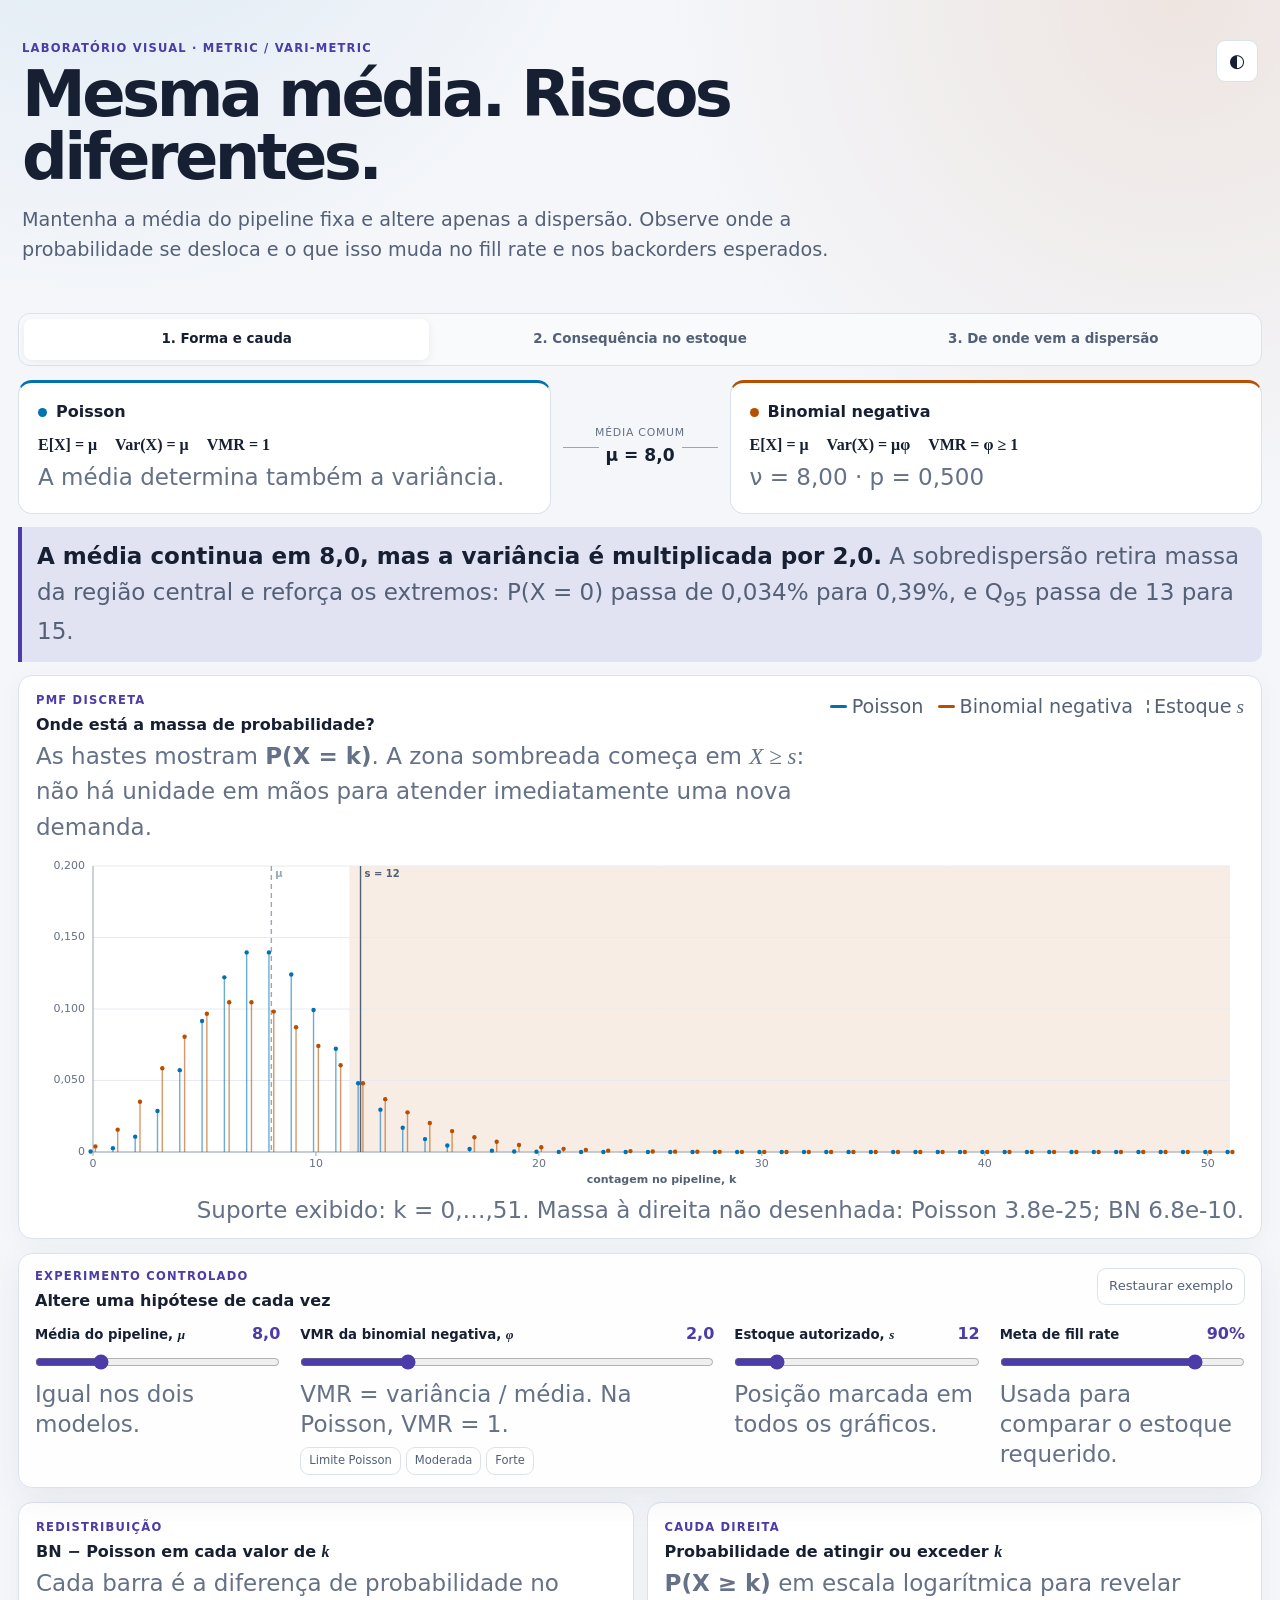
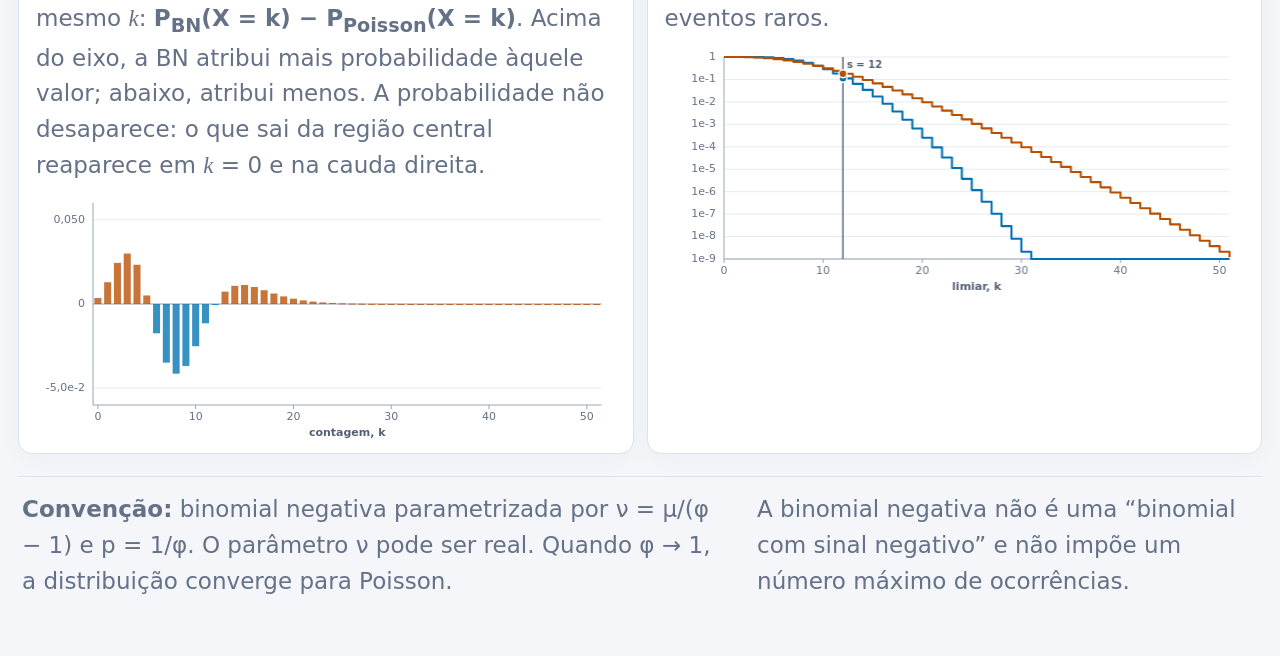
<file: aula_04_METRIC/poisson_neg_binom/index.html>
<!doctype html>
<html lang="pt-BR" data-theme="light">
<head>
  <meta charset="utf-8">
  <meta name="viewport" content="width=device-width, initial-scale=1">
  <meta name="description" content="Laboratório visual para comparar distribuições de Poisson e binomial negativa no contexto METRIC e VARI-METRIC.">
  <title>Poisson × Binomial negativa — laboratório visual</title>
  <link rel="stylesheet" href="styles.css">
</head>
<body>
  <a class="skip-link" href="#conteudo">Ir para o conteúdo</a>

  <div class="page-shell">
    <header class="hero">
      <div>
        <p class="eyebrow">Laboratório visual · METRIC / VARI-METRIC</p>
        <h1>Mesma média. Riscos diferentes.</h1>
        <p class="hero-copy">
          Mantenha a média do pipeline fixa e altere apenas a dispersão. Observe onde a
          probabilidade se desloca e o que isso muda no fill rate e nos backorders esperados.
        </p>
      </div>
      <button id="theme-toggle" class="icon-button" type="button" aria-label="Alternar tema claro e escuro" title="Alternar tema">◐</button>
    </header>

    <nav class="tabs" role="tablist" aria-label="Perspectivas da comparação">
      <button id="tab-shape" class="tab active" type="button" role="tab" aria-selected="true" aria-controls="panel-shape" data-panel="panel-shape">
        1. Forma e cauda
      </button>
      <button id="tab-stock" class="tab" type="button" role="tab" aria-selected="false" aria-controls="panel-stock" data-panel="panel-stock" tabindex="-1">
        2. Consequência no estoque
      </button>
      <button id="tab-mechanism" class="tab" type="button" role="tab" aria-selected="false" aria-controls="panel-mechanism" data-panel="panel-mechanism" tabindex="-1">
        3. De onde vem a dispersão
      </button>
    </nav>

    <p id="chart-instructions" class="sr-only">Nos gráficos, use as setas esquerda e direita para percorrer os valores; Home e End levam ao primeiro e ao último ponto. Toque ou mova o ponteiro para consultar um ponto.</p>
    <div id="chart-live" class="sr-only" role="status" aria-live="polite" aria-atomic="true"></div>

    <main id="conteudo">
      <section id="panel-shape" class="tab-panel" role="tabpanel" aria-labelledby="tab-shape">
        <div class="formula-grid">
          <article class="formula-card poisson-card">
            <div class="model-title"><span class="series-dot poisson-dot"></span><h2>Poisson</h2></div>
            <p class="formula"><span>E[X] = μ</span><span>Var(X) = μ</span><span>VMR = 1</span></p>
            <p>A média determina também a variância.</p>
          </article>
          <div class="same-mean" aria-label="Média comum aos dois modelos">
            <span>média comum</span>
            <strong id="shared-mean">μ = 8,0</strong>
          </div>
          <article class="formula-card nb-card">
            <div class="model-title"><span class="series-dot nb-dot"></span><h2>Binomial negativa</h2></div>
            <p class="formula"><span>E[X] = μ</span><span>Var(X) = μφ</span><span>VMR = φ ≥ 1</span></p>
            <p id="nb-parameters">ν = 8,00 · p = 0,500</p>
          </article>
        </div>

        <div id="shape-insight" class="insight" role="status" aria-live="polite"></div>

        <div class="chart-panel chart-panel-large">
          <div class="panel-heading">
            <div>
              <p class="section-kicker">PMF discreta</p>
              <h2>Onde está a massa de probabilidade?</h2>
              <p>As hastes mostram <strong>P(X = k)</strong>. A zona sombreada começa em <var>X ≥ s</var>: não há unidade em mãos para atender imediatamente uma nova demanda.</p>
            </div>
            <div class="legend" aria-label="Legenda">
              <span><i class="legend-line poisson-line"></i>Poisson</span>
              <span><i class="legend-line nb-line"></i>Binomial negativa</span>
              <span><i class="legend-rule"></i>Estoque <var>s</var></span>
            </div>
          </div>
          <canvas id="pmf-chart" height="340" role="img" tabindex="0" aria-describedby="chart-instructions chart-live" aria-label="Funções de massa de probabilidade de Poisson e binomial negativa"></canvas>
          <p class="tail-note" id="pmf-tail-note"></p>
        </div>

        <div class="control-slot" data-slot="shape">
          <section class="control-panel" aria-labelledby="control-title">
            <div class="control-heading">
              <div>
                <p class="section-kicker">Experimento controlado</p>
                <h2 id="control-title">Altere uma hipótese de cada vez</h2>
              </div>
              <button id="reset-controls" class="quiet-button" type="button">Restaurar exemplo</button>
            </div>

            <div class="controls-grid">
              <div class="control-group">
                <div class="control-label-row">
                  <label for="mean-control">Média do pipeline, <var>μ</var></label>
                  <output id="mean-output" for="mean-control">8,0</output>
                </div>
                <input id="mean-control" type="range" min="0.5" max="30" step="0.5" value="8">
                <p>Igual nos dois modelos.</p>
              </div>

              <div class="control-group control-group-wide">
                <div class="control-label-row">
                  <label for="vmr-control">VMR da binomial negativa, <var>φ</var></label>
                  <output id="vmr-output" for="vmr-control">2,0</output>
                </div>
                <input id="vmr-control" type="range" min="1" max="5" step="0.1" value="2">
                <p>VMR = variância / média. Na Poisson, VMR = 1.</p>
                <div class="preset-row" aria-label="Cenários de dispersão">
                  <button type="button" class="preset" data-vmr="1">Limite Poisson</button>
                  <button type="button" class="preset" data-vmr="1.5">Moderada</button>
                  <button type="button" class="preset" data-vmr="3">Forte</button>
                </div>
              </div>

              <div class="control-group">
                <div class="control-label-row">
                  <label for="stock-control">Estoque autorizado, <var>s</var></label>
                  <output id="stock-output" for="stock-control">12</output>
                </div>
                <input id="stock-control" type="range" min="0" max="80" step="1" value="12">
                <p>Posição marcada em todos os gráficos.</p>
              </div>

              <div class="control-group">
                <div class="control-label-row">
                  <label for="target-control">Meta de fill rate</label>
                  <output id="target-output" for="target-control">90%</output>
                </div>
                <input id="target-control" type="range" min="0.5" max="0.99" step="0.01" value="0.9">
                <p>Usada para comparar o estoque requerido.</p>
              </div>
            </div>
          </section>
        </div>

        <div class="two-column">
          <div class="chart-panel">
            <div class="panel-heading compact">
              <div>
                <p class="section-kicker">Redistribuição</p>
                <h2>BN − Poisson em cada valor de <var>k</var></h2>
                <p>Cada barra é a diferença de probabilidade no mesmo <var>k</var>: <strong>P<sub>BN</sub>(X = k) − P<sub>Poisson</sub>(X = k)</strong>. Acima do eixo, a BN atribui mais probabilidade àquele valor; abaixo, atribui menos. A probabilidade não desaparece: o que sai da região central reaparece em <var>k</var> = 0 e na cauda direita.</p>
              </div>
            </div>
            <canvas id="difference-chart" height="255" role="img" tabindex="0" aria-describedby="chart-instructions chart-live" aria-label="Diferença entre as probabilidades binomial negativa e Poisson"></canvas>
          </div>

          <div class="chart-panel">
            <div class="panel-heading compact">
              <div>
                <p class="section-kicker">Cauda direita</p>
                <h2>Probabilidade de atingir ou exceder <var>k</var></h2>
                <p><strong>P(X ≥ k)</strong> em escala logarítmica para revelar eventos raros.</p>
              </div>
            </div>
            <canvas id="tail-chart" height="255" role="img" tabindex="0" aria-describedby="chart-instructions chart-live" aria-label="Probabilidade de cauda direita para Poisson e binomial negativa"></canvas>
          </div>
        </div>
      </section>

      <section id="panel-stock" class="tab-panel" role="tabpanel" aria-labelledby="tab-stock" hidden>
        <div class="definition-strip">
          <article><span>Atendimento imediato</span><strong>FR(s) = P(X &lt; s)</strong><small>Há pelo menos uma unidade em mãos.</small></article>
          <article><span>Próxima demanda em espera</span><strong>P(X ≥ s)</strong><small>Inclui o estado X = s.</small></article>
          <article><span>Backorder existente</span><strong>P(X &gt; s)</strong><small>Já falta ao menos uma unidade.</small></article>
          <article><span>Backorders esperados</span><strong>EBO(s) = E[(X − s)<sup>+</sup>]</strong><small>Mede também a magnitude da falta.</small></article>
        </div>

        <div class="stock-summary-grid">
          <article class="comparison-card">
            <div class="comparison-heading">
              <div>
                <p class="section-kicker">No estoque selecionado</p>
                <h2 id="comparison-stock-title">Resultados com s = 12</h2>
              </div>
              <span class="off-by-one">X = s separa duas perguntas distintas</span>
            </div>
            <div class="table-wrap">
              <table>
                <thead>
                  <tr>
                    <th scope="col">Modelo</th>
                    <th scope="col">Média</th>
                    <th scope="col">Variância</th>
                    <th scope="col">P(X = 0)</th>
                    <th scope="col">FR(s)</th>
                    <th scope="col">P(X ≥ s)</th>
                    <th scope="col">P(X &gt; s)</th>
                    <th scope="col">EBO(s)</th>
                    <th scope="col">Q<sub>95</sub></th>
                  </tr>
                </thead>
                <tbody id="comparison-table-body"></tbody>
              </table>
            </div>
          </article>

          <article class="target-card">
            <p class="section-kicker">Dimensionamento</p>
            <h2 id="target-card-title">Estoque para FR ≥ 90%</h2>
            <div class="target-model poisson-target">
              <span><i class="series-dot poisson-dot"></i>Poisson</span>
              <strong id="poisson-required-stock">13</strong>
              <small>unidades</small>
            </div>
            <div class="target-model nb-target">
              <span><i class="series-dot nb-dot"></i>Binomial negativa</span>
              <strong id="nb-required-stock">14</strong>
              <small>unidades</small>
            </div>
            <p id="stock-gap" class="target-conclusion"></p>
          </article>
        </div>

        <div id="stock-insight" class="insight" role="status" aria-live="polite"></div>

        <div class="chart-panel">
          <div class="panel-heading compact">
            <div>
              <p class="section-kicker">Nível de serviço</p>
              <h2>Fill rate imediato por estoque</h2>
              <p>A linha horizontal é a meta; a vertical é o estoque selecionado.</p>
            </div>
          </div>
          <canvas id="fill-rate-chart" height="300" role="img" tabindex="0" aria-describedby="chart-instructions chart-live" aria-label="Fill rate imediato em função do estoque"></canvas>
        </div>

        <div class="control-slot" data-slot="stock"></div>

        <div class="chart-panel">
          <div class="panel-heading compact">
            <div>
              <p class="section-kicker">Magnitude da falta</p>
              <h2>Backorders esperados por estoque</h2>
              <p>Cada unidade adicional reduz EBO; as curvas mostram quanto resta.</p>
            </div>
          </div>
          <canvas id="ebo-chart" height="300" role="img" tabindex="0" aria-describedby="chart-instructions chart-live" aria-label="Backorders esperados em função do estoque"></canvas>
        </div>

        <aside class="metric-context">
          <div class="context-badge">METRIC</div>
          <p>Representa o pipeline da base por Poisson: <strong>variância = média</strong>.</p>
          <div class="context-arrow" aria-hidden="true">→</div>
          <div class="context-badge vari">VARI-METRIC</div>
          <p>Preserva a mesma média, mas usa a variância adicional criada pela fila partilhada de backorders do depósito.</p>
        </aside>
        <p class="context-caveat">No modelo desta disciplina, o pipeline do depósito permanece Poisson. A binomial negativa aproxima a contagem no pipeline das bases; ela não substitui universalmente o processo de falhas.</p>
      </section>

      <section id="panel-mechanism" class="tab-panel" role="tabpanel" aria-labelledby="tab-mechanism" hidden>
        <div class="mechanism-grid">
          <article class="mechanism-card poisson-card">
            <p class="section-kicker">Poisson</p>
            <h2>Uma taxa fixa em todas as janelas</h2>
            <div class="mechanism-flow">
              <span class="flow-node">Λ = μ</span><span class="flow-arrow">→</span><span class="flow-node">X | Λ ∼ Poisson(Λ)</span>
            </div>
            <p>A variabilidade observada vem apenas da contagem de Poisson.</p>
          </article>
          <article class="mechanism-card nb-card">
            <p class="section-kicker">Representação Gamma–Poisson</p>
            <h2>Uma taxa latente que muda entre janelas</h2>
            <div class="mechanism-flow">
              <span class="flow-node">Λ ∼ Gamma</span><span class="flow-arrow">→</span><span class="flow-node">X | Λ ∼ Poisson(Λ)</span>
            </div>
            <p>Janelas calmas alternam com picos; marginalmente, X segue uma binomial negativa.</p>
          </article>
        </div>

        <div class="simulation-controls">
          <div class="control-group">
            <div class="control-label-row">
              <label for="periods-control">Janelas simuladas</label>
              <output id="periods-output" for="periods-control">120</output>
            </div>
            <input id="periods-control" type="range" min="40" max="300" step="10" value="120">
          </div>
          <div class="control-group seed-group">
            <div class="control-label-row"><label for="seed-control">Semente</label></div>
            <input id="seed-control" type="number" min="0" max="999999" step="1" value="274">
          </div>
          <button id="new-sample" type="button" class="primary-button">Gerar nova amostra</button>
        </div>

        <div id="sample-summary" class="sample-summary" aria-live="polite"></div>

        <div class="chart-panel">
          <div class="panel-heading compact">
            <div>
              <p class="section-kicker">Heterogeneidade latente</p>
              <h2>Taxa Λ usada em cada janela</h2>
              <p>A linha Poisson não se move. A taxa Gamma–Poisson varia em torno da mesma média.</p>
            </div>
          </div>
          <canvas id="rate-chart" height="270" role="img" tabindex="0" aria-describedby="chart-instructions chart-live" aria-label="Taxas latentes por janela para Poisson e representação Gamma-Poisson"></canvas>
        </div>

        <div class="control-slot" data-slot="mechanism"></div>

        <div class="chart-panel">
          <div class="panel-heading compact">
            <div>
              <p class="section-kicker">Contagens observadas</p>
              <h2>Períodos calmos e picos de demanda</h2>
              <p>As amostras são aleatórias; os valores teóricos permanecem os indicados no topo da página.</p>
            </div>
          </div>
          <canvas id="sample-chart" height="300" role="img" tabindex="0" aria-describedby="chart-instructions chart-live" aria-label="Contagens simuladas por janela para Poisson e binomial negativa"></canvas>
        </div>

        <div class="learning-note">
          <strong>Interpretação, não mecanismo físico obrigatório.</strong>
          A mistura Gamma–Poisson mostra matematicamente como a sobredispersão pode surgir. No VARI-METRIC, a variância extra é calculada a partir da incerteza dos backorders do depósito. A simulação mantém a sequência Poisson de controle ao variar φ e, em φ = 1, acopla as duas amostras deliberadamente; amostras independentes da mesma distribuição não seriam idênticas.
        </div>

        <details class="discussion">
          <summary>Perguntas para discussão em sala</summary>
          <ol>
            <li>Com φ = 1, o que acontece aos dois modelos e por quê?</li>
            <li>Ao aumentar φ sem alterar μ, de que região sai a massa de probabilidade?</li>
            <li>Por que duas distribuições com a mesma demanda média podem exigir estoques diferentes?</li>
            <li>Qual indicador revela melhor a magnitude do risco: P(X &gt; s) ou EBO(s)?</li>
          </ol>
        </details>
      </section>
    </main>

    <footer>
      <p><strong>Convenção:</strong> binomial negativa parametrizada por ν = μ/(φ − 1) e p = 1/φ. O parâmetro ν pode ser real. Quando φ → 1, a distribuição converge para Poisson.</p>
      <p>A binomial negativa não é uma “binomial com sinal negativo” e não impõe um número máximo de ocorrências.</p>
    </footer>
  </div>

  <div id="chart-tooltip" class="chart-tooltip" role="tooltip" aria-hidden="true"></div>
  <script src="distributions.js"></script>
  <script src="app.js"></script>
</body>
</html>
</file>
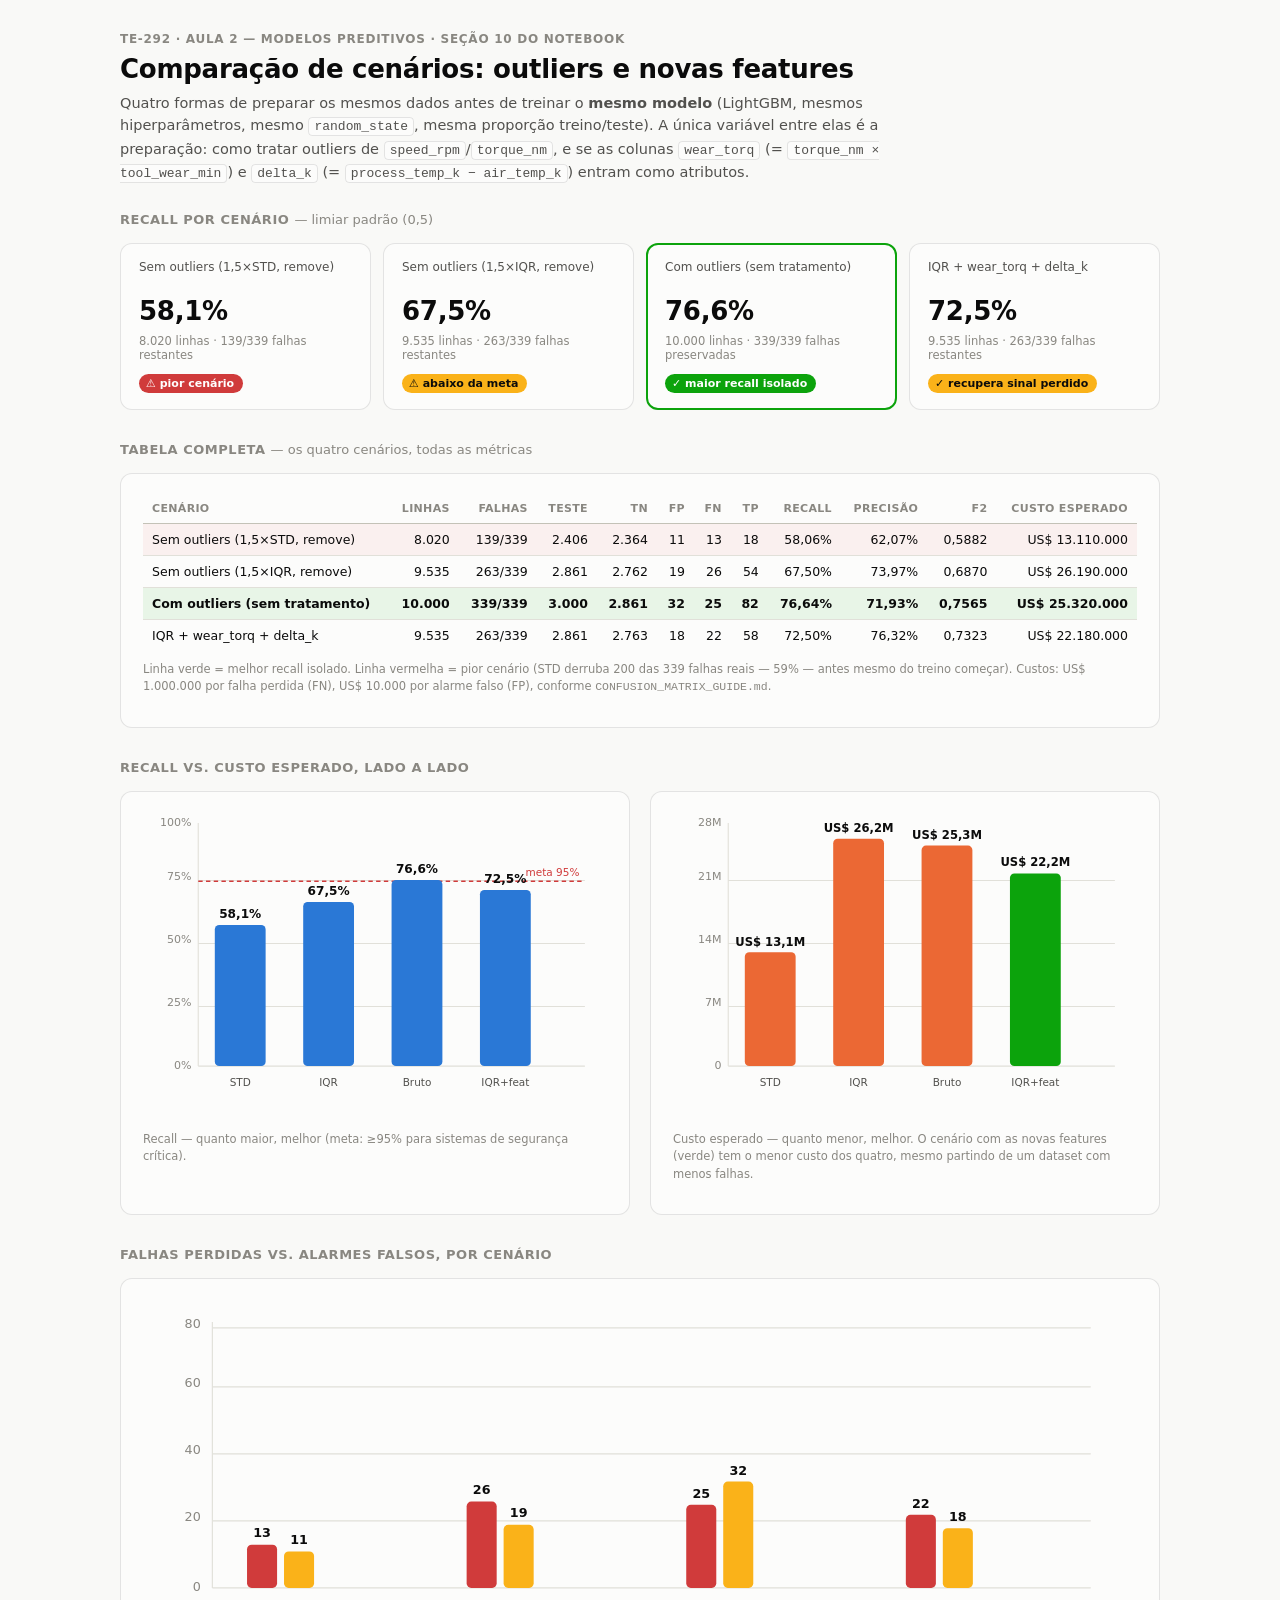
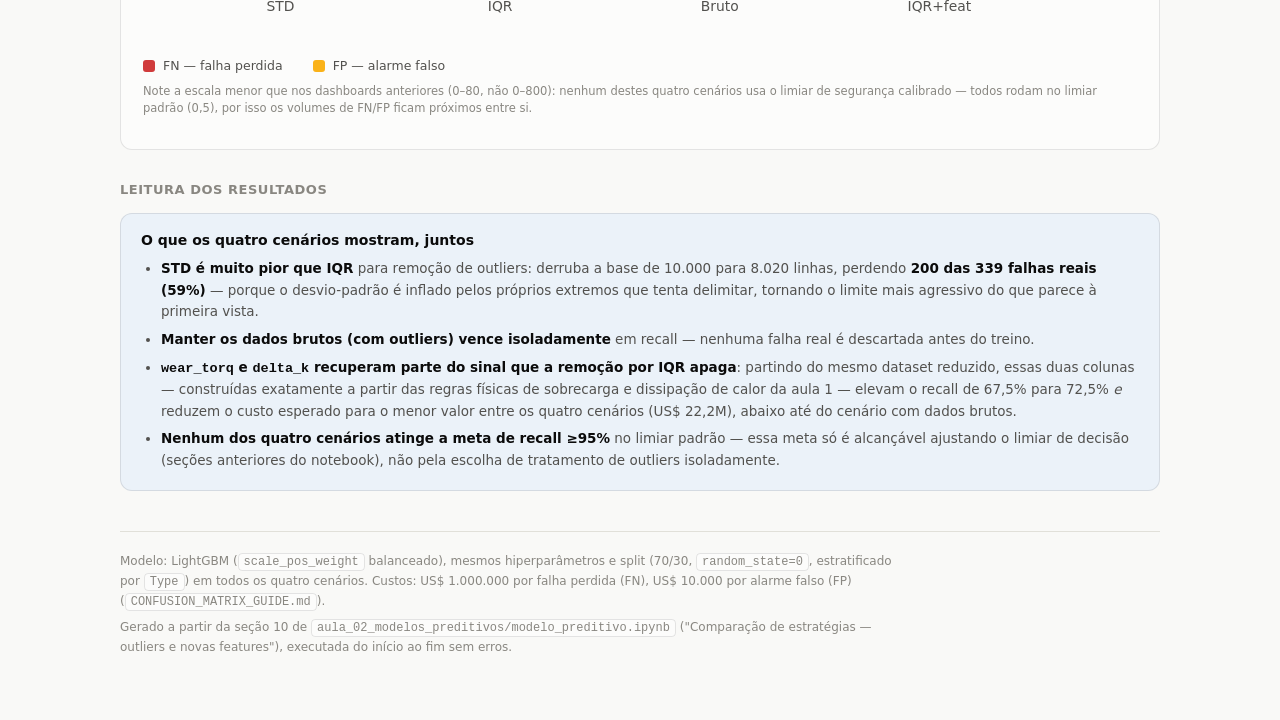
<file: aula_02_modelos_preditivos/dashboard_comparacao_cenarios.html>
<!doctype html>
<html lang="pt-BR">
<head>
<meta charset="utf-8">
<meta name="viewport" content="width=device-width, initial-scale=1">
<title>Comparação de Cenários</title>
<style>
  .viz-root {
    color-scheme: light;
    --surface-1:      #fcfcfb;
    --surface-page:    #f9f9f7;
    --text-primary:   #0b0b0b;
    --text-secondary: #52514e;
    --text-muted:     #898781;
    --gridline:       #e1e0d9;
    --baseline:       #c3c2b7;
    --border:         rgba(11,11,11,0.10);
    --series-blue:    #2a78d6;
    --series-orange:  #eb6834;
    --status-good:     #0ca30c;
    --status-warning:  #fab219;
    --status-serious:  #ec835a;
    --status-critical: #d03b3b;
  }
  @media (prefers-color-scheme: dark) {
    :root:where(:not([data-theme="light"])) .viz-root {
      color-scheme: dark;
      --surface-1:      #1a1a19;
      --surface-page:    #0d0d0d;
      --text-primary:   #ffffff;
      --text-secondary: #c3c2b7;
      --text-muted:     #898781;
      --gridline:       #2c2c2a;
      --baseline:       #383835;
      --border:         rgba(255,255,255,0.10);
      --series-blue:    #3987e5;
      --series-orange:  #d95926;
      --status-good:     #0ca30c;
      --status-warning:  #fab219;
      --status-serious:  #ec835a;
      --status-critical: #d03b3b;
    }
  }
  :root[data-theme="dark"] .viz-root {
    color-scheme: dark;
    --surface-1:      #1a1a19;
    --surface-page:    #0d0d0d;
    --text-primary:   #ffffff;
    --text-secondary: #c3c2b7;
    --text-muted:     #898781;
    --gridline:       #2c2c2a;
    --baseline:       #383835;
    --border:         rgba(255,255,255,0.10);
    --series-blue:    #3987e5;
    --series-orange:  #d95926;
    --status-good:     #0ca30c;
    --status-warning:  #fab219;
    --status-serious:  #ec835a;
    --status-critical: #d03b3b;
  }

  body { margin: 0; }
  .viz-root {
    background: var(--surface-page);
    color: var(--text-primary);
    font-family: system-ui, -apple-system, "Segoe UI", sans-serif;
    padding: 32px 20px 64px;
    box-sizing: border-box;
  }
  .viz-root * { box-sizing: border-box; }
  .wrap { max-width: 1040px; margin: 0 auto; }

  header.page-head { margin-bottom: 28px; }
  .eyebrow {
    font-size: 12px; font-weight: 600; letter-spacing: .06em; text-transform: uppercase;
    color: var(--text-muted); margin: 0 0 8px;
  }
  h1 { font-size: 26px; font-weight: 700; margin: 0 0 8px; letter-spacing: -0.01em; }
  .sub { font-size: 14.5px; color: var(--text-secondary); line-height: 1.55; max-width: 780px; margin: 0; }
  .sub code { background: var(--surface-1); border: 1px solid var(--border); border-radius: 4px; padding: 1px 5px; font-size: 13px; }

  section { margin-bottom: 32px; }
  .card {
    background: var(--surface-1);
    border: 1px solid var(--border);
    border-radius: 12px;
    padding: 20px 22px;
  }
  h2 {
    font-size: 13px; font-weight: 700; letter-spacing: .04em; text-transform: uppercase;
    color: var(--text-muted); margin: 0 0 16px;
  }
  h2 .h2-note { text-transform: none; letter-spacing: normal; font-weight: 400; color: var(--text-muted); }

  /* KPI row: 4 scenarios */
  .kpi-row { display: grid; grid-template-columns: repeat(4, 1fr); gap: 12px; }
  @media (max-width: 900px) { .kpi-row { grid-template-columns: repeat(2, 1fr); } }
  .kpi {
    background: var(--surface-1); border: 1px solid var(--border); border-radius: 12px;
    padding: 16px 18px;
  }
  .kpi.winner { border-color: var(--status-good); border-width: 2px; padding: 15px 17px; }
  .kpi-label { font-size: 12px; color: var(--text-secondary); margin: 0 0 4px; min-height: 32px; }
  .kpi-value { font-size: 26px; font-weight: 700; margin: 0 0 8px; letter-spacing: -0.01em; }
  .kpi-sub { font-size: 11.5px; color: var(--text-muted); margin: 0 0 10px; }
  .badge {
    display: inline-flex; align-items: center; gap: 5px;
    font-size: 11px; font-weight: 600; padding: 3px 9px 3px 7px; border-radius: 999px;
  }
  .badge.good { background: var(--status-good); color: #ffffff; }
  .badge.warning { background: var(--status-warning); color: #0b0b0b; }
  .badge.critical { background: var(--status-critical); color: #ffffff; }

  table.data-table { width: 100%; border-collapse: collapse; font-size: 12.5px; }
  table.data-table th, table.data-table td {
    text-align: right; padding: 8px 9px; border-bottom: 1px solid var(--gridline);
    font-variant-numeric: tabular-nums;
  }
  table.data-table th:first-child, table.data-table td:first-child { text-align: left; font-variant-numeric: normal; }
  table.data-table thead th { color: var(--text-muted); font-weight: 600; font-size: 11px; text-transform: uppercase; letter-spacing: .03em; border-bottom: 1px solid var(--baseline); }
  table.data-table tbody tr:last-child td { border-bottom: none; }
  tr.row-best td { background: color-mix(in oklab, var(--status-good) 8%, transparent); font-weight: 600; }
  tr.row-worst td { background: color-mix(in oklab, var(--status-critical) 6%, transparent); }
  .table-scroll { overflow-x: auto; }

  .bars-card svg { width: 100%; height: auto; display: block; }
  .hint { font-size: 11.5px; color: var(--text-muted); margin-top: 10px; line-height: 1.5; }

  .legend-row { display: flex; align-items: center; gap: 8px; font-size: 12.5px; color: var(--text-secondary); margin-top: 12px; flex-wrap: wrap; }
  .legend-swatch { width: 12px; height: 12px; border-radius: 3px; flex: none; }

  .two-col { display: grid; grid-template-columns: 1fr 1fr; gap: 20px; }
  @media (max-width: 820px) { .two-col { grid-template-columns: 1fr; } }

  .callout {
    border-radius: 12px; padding: 18px 20px; border: 1px solid var(--border);
    background: color-mix(in oklab, var(--series-blue) 8%, var(--surface-1));
  }
  .callout h3 { font-size: 14px; font-weight: 700; margin: 0 0 10px; }
  .callout ul { margin: 0; padding-left: 20px; }
  .callout li { font-size: 13.5px; color: var(--text-secondary); line-height: 1.6; margin-bottom: 6px; }
  .callout li:last-child { margin-bottom: 0; }
  .callout strong { color: var(--text-primary); }

  footer { margin-top: 40px; padding-top: 20px; border-top: 1px solid var(--gridline); }
  footer p { font-size: 12px; color: var(--text-muted); line-height: 1.6; margin: 0 0 6px; max-width: 780px; }
  footer code { background: var(--surface-1); border: 1px solid var(--border); border-radius: 4px; padding: 1px 5px; }
</style>
</head>
<body>

<div class="viz-root">
  <div class="wrap">

    <header class="page-head">
      <p class="eyebrow">TE-292 · Aula 2 — Modelos preditivos · Seção 10 do notebook</p>
      <h1>Comparação de cenários: outliers e novas features</h1>
      <p class="sub">
        Quatro formas de preparar os mesmos dados antes de treinar o <strong>mesmo modelo</strong>
        (LightGBM, mesmos hiperparâmetros, mesmo <code>random_state</code>, mesma proporção
        treino/teste). A única variável entre elas é a preparação: como tratar outliers de
        <code>speed_rpm</code>/<code>torque_nm</code>, e se as colunas <code>wear_torq</code>
        (= <code>torque_nm × tool_wear_min</code>) e <code>delta_k</code>
        (= <code>process_temp_k − air_temp_k</code>) entram como atributos.
      </p>
    </header>

    <section>
      <h2>Recall por cenário <span class="h2-note">— limiar padrão (0,5)</span></h2>
      <div class="kpi-row">
        <div class="kpi">
          <p class="kpi-label">Sem outliers (1,5×STD, remove)</p>
          <p class="kpi-value">58,1%</p>
          <p class="kpi-sub">8.020 linhas · 139/339 falhas restantes</p>
          <span class="badge critical">⚠ pior cenário</span>
        </div>
        <div class="kpi">
          <p class="kpi-label">Sem outliers (1,5×IQR, remove)</p>
          <p class="kpi-value">67,5%</p>
          <p class="kpi-sub">9.535 linhas · 263/339 falhas restantes</p>
          <span class="badge warning">⚠ abaixo da meta</span>
        </div>
        <div class="kpi winner">
          <p class="kpi-label">Com outliers (sem tratamento)</p>
          <p class="kpi-value">76,6%</p>
          <p class="kpi-sub">10.000 linhas · 339/339 falhas preservadas</p>
          <span class="badge good">✓ maior recall isolado</span>
        </div>
        <div class="kpi">
          <p class="kpi-label">IQR + wear_torq + delta_k</p>
          <p class="kpi-value">72,5%</p>
          <p class="kpi-sub">9.535 linhas · 263/339 falhas restantes</p>
          <span class="badge warning">✓ recupera sinal perdido</span>
        </div>
      </div>
    </section>

    <section>
      <h2>Tabela completa <span class="h2-note">— os quatro cenários, todas as métricas</span></h2>
      <div class="card">
        <div class="table-scroll">
          <table class="data-table">
            <thead>
              <tr>
                <th>Cenário</th><th>Linhas</th><th>Falhas</th><th>Teste</th>
                <th>TN</th><th>FP</th><th>FN</th><th>TP</th>
                <th>Recall</th><th>Precisão</th><th>F2</th><th>Custo esperado</th>
              </tr>
            </thead>
            <tbody>
              <tr class="row-worst">
                <td>Sem outliers (1,5×STD, remove)</td><td>8.020</td><td>139/339</td><td>2.406</td>
                <td>2.364</td><td>11</td><td>13</td><td>18</td>
                <td>58,06%</td><td>62,07%</td><td>0,5882</td><td>US$ 13.110.000</td>
              </tr>
              <tr>
                <td>Sem outliers (1,5×IQR, remove)</td><td>9.535</td><td>263/339</td><td>2.861</td>
                <td>2.762</td><td>19</td><td>26</td><td>54</td>
                <td>67,50%</td><td>73,97%</td><td>0,6870</td><td>US$ 26.190.000</td>
              </tr>
              <tr class="row-best">
                <td>Com outliers (sem tratamento)</td><td>10.000</td><td>339/339</td><td>3.000</td>
                <td>2.861</td><td>32</td><td>25</td><td>82</td>
                <td>76,64%</td><td>71,93%</td><td>0,7565</td><td>US$ 25.320.000</td>
              </tr>
              <tr>
                <td>IQR + wear_torq + delta_k</td><td>9.535</td><td>263/339</td><td>2.861</td>
                <td>2.763</td><td>18</td><td>22</td><td>58</td>
                <td>72,50%</td><td>76,32%</td><td>0,7323</td><td>US$ 22.180.000</td>
              </tr>
            </tbody>
          </table>
        </div>
        <p class="hint">
          Linha verde = melhor recall isolado. Linha vermelha = pior cenário (STD derruba 200 das
          339 falhas reais — 59% — antes mesmo do treino começar). Custos: US$ 1.000.000 por falha
          perdida (FN), US$ 10.000 por alarme falso (FP), conforme <code>CONFUSION_MATRIX_GUIDE.md</code>.
        </p>
      </div>
    </section>

    <section>
      <h2>Recall vs. custo esperado, lado a lado</h2>
      <div class="two-col">
        <div class="card bars-card">
          <svg viewBox="0 0 420 280" role="img" aria-label="Gráfico de barras do recall por cenário">
            <g stroke="var(--gridline)" stroke-width="1">
              <line x1="50" y1="10" x2="50" y2="230"></line>
              <line x1="50" y1="230" x2="400" y2="230"></line>
            </g>
            <g font-size="10" fill="var(--text-muted)" font-family="system-ui, sans-serif">
              <text x="44" y="233" text-anchor="end">0%</text>
              <text x="44" y="176" text-anchor="end">25%</text>
              <text x="44" y="119" text-anchor="end">50%</text>
              <text x="44" y="62"  text-anchor="end">75%</text>
              <text x="44" y="13"  text-anchor="end">100%</text>
            </g>
            <g stroke="var(--gridline)" stroke-width="1">
              <line x1="50" y1="176" x2="400" y2="176"></line>
              <line x1="50" y1="119" x2="400" y2="119"></line>
              <line x1="50" y1="62"  x2="400" y2="62"></line>
            </g>
            <line x1="50" y1="62.7" x2="400" y2="62.7" stroke="var(--status-critical)" stroke-width="1.4" stroke-dasharray="4 3"></line>
            <text x="395" y="58" text-anchor="end" font-size="9.5" fill="var(--status-critical)">meta 95%</text>

            <!-- scale: 220px = 100% -> 2.2 px/pt -->
            <!-- STD: 58.06% -->
            <rect x="65" y="102.3" width="46" height="127.7" rx="4" fill="var(--series-blue)"><title>Sem outliers (STD): 58,06%</title></rect>
            <text x="88" y="96" text-anchor="middle" font-size="11" font-weight="600" fill="var(--text-primary)">58,1%</text>
            <text x="88" y="248" text-anchor="middle" font-size="9.5" fill="var(--text-secondary)">STD</text>

            <!-- IQR: 67.50% -->
            <rect x="145" y="81.5" width="46" height="148.5" rx="4" fill="var(--series-blue)"><title>Sem outliers (IQR): 67,50%</title></rect>
            <text x="168" y="75" text-anchor="middle" font-size="11" font-weight="600" fill="var(--text-primary)">67,5%</text>
            <text x="168" y="248" text-anchor="middle" font-size="9.5" fill="var(--text-secondary)">IQR</text>

            <!-- Raw: 76.64% -->
            <rect x="225" y="61.6" width="46" height="168.4" rx="4" fill="var(--series-blue)"><title>Com outliers: 76,64%</title></rect>
            <text x="248" y="55" text-anchor="middle" font-size="11" font-weight="600" fill="var(--text-primary)">76,6%</text>
            <text x="248" y="248" text-anchor="middle" font-size="9.5" fill="var(--text-secondary)">Bruto</text>

            <!-- IQR+features: 72.50% -->
            <rect x="305" y="70.5" width="46" height="159.5" rx="4" fill="var(--series-blue)"><title>IQR + wear_torq + delta_k: 72,50%</title></rect>
            <text x="328" y="64" text-anchor="middle" font-size="11" font-weight="600" fill="var(--text-primary)">72,5%</text>
            <text x="328" y="248" text-anchor="middle" font-size="9.5" fill="var(--text-secondary)">IQR+feat</text>
          </svg>
          <p class="hint">Recall — quanto maior, melhor (meta: ≥95% para sistemas de segurança crítica).</p>
        </div>

        <div class="card bars-card">
          <svg viewBox="0 0 420 280" role="img" aria-label="Gráfico de barras do custo esperado por cenário">
            <g stroke="var(--gridline)" stroke-width="1">
              <line x1="50" y1="10" x2="50" y2="230"></line>
              <line x1="50" y1="230" x2="400" y2="230"></line>
            </g>
            <g font-size="10" fill="var(--text-muted)" font-family="system-ui, sans-serif">
              <text x="44" y="233" text-anchor="end">0</text>
              <text x="44" y="176" text-anchor="end">7M</text>
              <text x="44" y="119" text-anchor="end">14M</text>
              <text x="44" y="62"  text-anchor="end">21M</text>
              <text x="44" y="13"  text-anchor="end">28M</text>
            </g>
            <g stroke="var(--gridline)" stroke-width="1">
              <line x1="50" y1="176" x2="400" y2="176"></line>
              <line x1="50" y1="119" x2="400" y2="119"></line>
              <line x1="50" y1="62"  x2="400" y2="62"></line>
            </g>

            <!-- scale: 220px = 28M -> 7.857 px/M -->
            <!-- STD: 13.11M -->
            <rect x="65" y="127" width="46" height="103" rx="4" fill="var(--series-orange)"><title>Sem outliers (STD): US$ 13,11M</title></rect>
            <text x="88" y="121" text-anchor="middle" font-size="10.5" font-weight="600" fill="var(--text-primary)">US$ 13,1M</text>
            <text x="88" y="248" text-anchor="middle" font-size="9.5" fill="var(--text-secondary)">STD</text>

            <!-- IQR: 26.19M -->
            <rect x="145" y="24.2" width="46" height="205.8" rx="4" fill="var(--series-orange)"><title>Sem outliers (IQR): US$ 26,19M</title></rect>
            <text x="168" y="18" text-anchor="middle" font-size="10.5" font-weight="600" fill="var(--text-primary)">US$ 26,2M</text>
            <text x="168" y="248" text-anchor="middle" font-size="9.5" fill="var(--text-secondary)">IQR</text>

            <!-- Raw: 25.32M -->
            <rect x="225" y="30.4" width="46" height="199.6" rx="4" fill="var(--series-orange)"><title>Com outliers: US$ 25,32M</title></rect>
            <text x="248" y="24" text-anchor="middle" font-size="10.5" font-weight="600" fill="var(--text-primary)">US$ 25,3M</text>
            <text x="248" y="248" text-anchor="middle" font-size="9.5" fill="var(--text-secondary)">Bruto</text>

            <!-- IQR+features: 22.18M (LOWEST -> highlight) -->
            <rect x="305" y="55.6" width="46" height="174.4" rx="4" fill="var(--status-good)"><title>IQR + wear_torq + delta_k: US$ 22,18M (menor custo)</title></rect>
            <text x="328" y="49" text-anchor="middle" font-size="10.5" font-weight="700" fill="var(--text-primary)">US$ 22,2M</text>
            <text x="328" y="248" text-anchor="middle" font-size="9.5" fill="var(--text-secondary)">IQR+feat</text>
          </svg>
          <p class="hint">Custo esperado — quanto menor, melhor. O cenário com as novas features (verde) tem o menor custo dos quatro, mesmo partindo de um dataset com menos falhas.</p>
        </div>
      </div>
    </section>

    <section>
      <h2>Falhas perdidas vs. alarmes falsos, por cenário</h2>
      <div class="card bars-card">
        <svg viewBox="0 0 860 300" role="img" aria-label="Gráfico de barras comparando falsos negativos e falsos positivos nos quatro cenários">
          <g stroke="var(--gridline)" stroke-width="1">
            <line x1="60" y1="20" x2="60" y2="250"></line>
            <line x1="60" y1="250" x2="820" y2="250"></line>
          </g>
          <g font-size="11" fill="var(--text-muted)" font-family="system-ui, sans-serif">
            <text x="50" y="253" text-anchor="end">0</text>
            <text x="50" y="192" text-anchor="end">20</text>
            <text x="50" y="134" text-anchor="end">40</text>
            <text x="50" y="76"  text-anchor="end">60</text>
            <text x="50" y="25"  text-anchor="end">80</text>
          </g>
          <g stroke="var(--gridline)" stroke-width="1">
            <line x1="60" y1="192" x2="820" y2="192"></line>
            <line x1="60" y1="134" x2="820" y2="134"></line>
            <line x1="60" y1="76"  x2="820" y2="76"></line>
            <line x1="60" y1="25"  x2="820" y2="25"></line>
          </g>

          <!-- scale: 230px = 80 units -> 2.875 px/unit -->
          <!-- Group 1: STD - FN 13, FP 11 -->
          <g>
            <rect x="90" y="212.6" width="26" height="37.4" rx="4" fill="var(--status-critical)"><title>STD · FN = 13</title></rect>
            <text x="103" y="206" text-anchor="middle" font-size="11" font-weight="600" fill="var(--text-primary)">13</text>
            <rect x="122" y="218.4" width="26" height="31.6" rx="4" fill="var(--status-warning)"><title>STD · FP = 11</title></rect>
            <text x="135" y="212" text-anchor="middle" font-size="11" font-weight="600" fill="var(--text-primary)">11</text>
            <text x="119" y="270" text-anchor="middle" font-size="12" fill="var(--text-secondary)">STD</text>
          </g>

          <!-- Group 2: IQR - FN 26, FP 19 -->
          <g>
            <rect x="280" y="175.3" width="26" height="74.7" rx="4" fill="var(--status-critical)"><title>IQR · FN = 26</title></rect>
            <text x="293" y="169" text-anchor="middle" font-size="11" font-weight="600" fill="var(--text-primary)">26</text>
            <rect x="312" y="195.4" width="26" height="54.6" rx="4" fill="var(--status-warning)"><title>IQR · FP = 19</title></rect>
            <text x="325" y="189" text-anchor="middle" font-size="11" font-weight="600" fill="var(--text-primary)">19</text>
            <text x="309" y="270" text-anchor="middle" font-size="12" fill="var(--text-secondary)">IQR</text>
          </g>

          <!-- Group 3: Bruto - FN 25, FP 32 -->
          <g>
            <rect x="470" y="178.1" width="26" height="71.9" rx="4" fill="var(--status-critical)"><title>Bruto · FN = 25</title></rect>
            <text x="483" y="172" text-anchor="middle" font-size="11" font-weight="600" fill="var(--text-primary)">25</text>
            <rect x="502" y="158" width="26" height="92" rx="4" fill="var(--status-warning)"><title>Bruto · FP = 32</title></rect>
            <text x="515" y="152" text-anchor="middle" font-size="11" font-weight="600" fill="var(--text-primary)">32</text>
            <text x="499" y="270" text-anchor="middle" font-size="12" fill="var(--text-secondary)">Bruto</text>
          </g>

          <!-- Group 4: IQR+feat - FN 22, FP 18 -->
          <g>
            <rect x="660" y="186.75" width="26" height="63.25" rx="4" fill="var(--status-critical)"><title>IQR+feat · FN = 22</title></rect>
            <text x="673" y="181" text-anchor="middle" font-size="11" font-weight="600" fill="var(--text-primary)">22</text>
            <rect x="692" y="198.25" width="26" height="51.75" rx="4" fill="var(--status-warning)"><title>IQR+feat · FP = 18</title></rect>
            <text x="705" y="192" text-anchor="middle" font-size="11" font-weight="600" fill="var(--text-primary)">18</text>
            <text x="689" y="270" text-anchor="middle" font-size="12" fill="var(--text-secondary)">IQR+feat</text>
          </g>
        </svg>
        <div class="legend-row">
          <span class="legend-swatch" style="background: var(--status-critical);"></span> FN — falha perdida
          <span style="width:14px;"></span>
          <span class="legend-swatch" style="background: var(--status-warning);"></span> FP — alarme falso
        </div>
        <p class="hint">Note a escala menor que nos dashboards anteriores (0–80, não 0–800): nenhum destes quatro cenários usa o limiar de segurança calibrado — todos rodam no limiar padrão (0,5), por isso os volumes de FN/FP ficam próximos entre si.</p>
      </div>
    </section>

    <section>
      <h2>Leitura dos resultados</h2>
      <div class="callout">
        <h3>O que os quatro cenários mostram, juntos</h3>
        <ul>
          <li><strong>STD é muito pior que IQR</strong> para remoção de outliers: derruba a base de 10.000 para 8.020 linhas, perdendo <strong>200 das 339 falhas reais (59%)</strong> — porque o desvio-padrão é inflado pelos próprios extremos que tenta delimitar, tornando o limite mais agressivo do que parece à primeira vista.</li>
          <li><strong>Manter os dados brutos (com outliers) vence isoladamente</strong> em recall — nenhuma falha real é descartada antes do treino.</li>
          <li><strong><code>wear_torq</code> e <code>delta_k</code> recuperam parte do sinal que a remoção por IQR apaga</strong>: partindo do mesmo dataset reduzido, essas duas colunas — construídas exatamente a partir das regras físicas de sobrecarga e dissipação de calor da aula 1 — elevam o recall de 67,5% para 72,5% <em>e</em> reduzem o custo esperado para o menor valor entre os quatro cenários (US$ 22,2M), abaixo até do cenário com dados brutos.</li>
          <li><strong>Nenhum dos quatro cenários atinge a meta de recall ≥95%</strong> no limiar padrão — essa meta só é alcançável ajustando o limiar de decisão (seções anteriores do notebook), não pela escolha de tratamento de outliers isoladamente.</li>
        </ul>
      </div>
    </section>

    <footer>
      <p>Modelo: LightGBM (<code>scale_pos_weight</code> balanceado), mesmos hiperparâmetros e split
      (70/30, <code>random_state=0</code>, estratificado por <code>Type</code>) em todos os quatro
      cenários. Custos: US$ 1.000.000 por falha perdida (FN), US$ 10.000 por alarme falso (FP)
      (<code>CONFUSION_MATRIX_GUIDE.md</code>).</p>
      <p>Gerado a partir da seção 10 de <code>aula_02_modelos_preditivos/modelo_preditivo.ipynb</code>
      ("Comparação de estratégias — outliers e novas features"), executada do início ao fim sem erros.</p>
    </footer>

  </div>
</div>

</body>
</html>
</file>
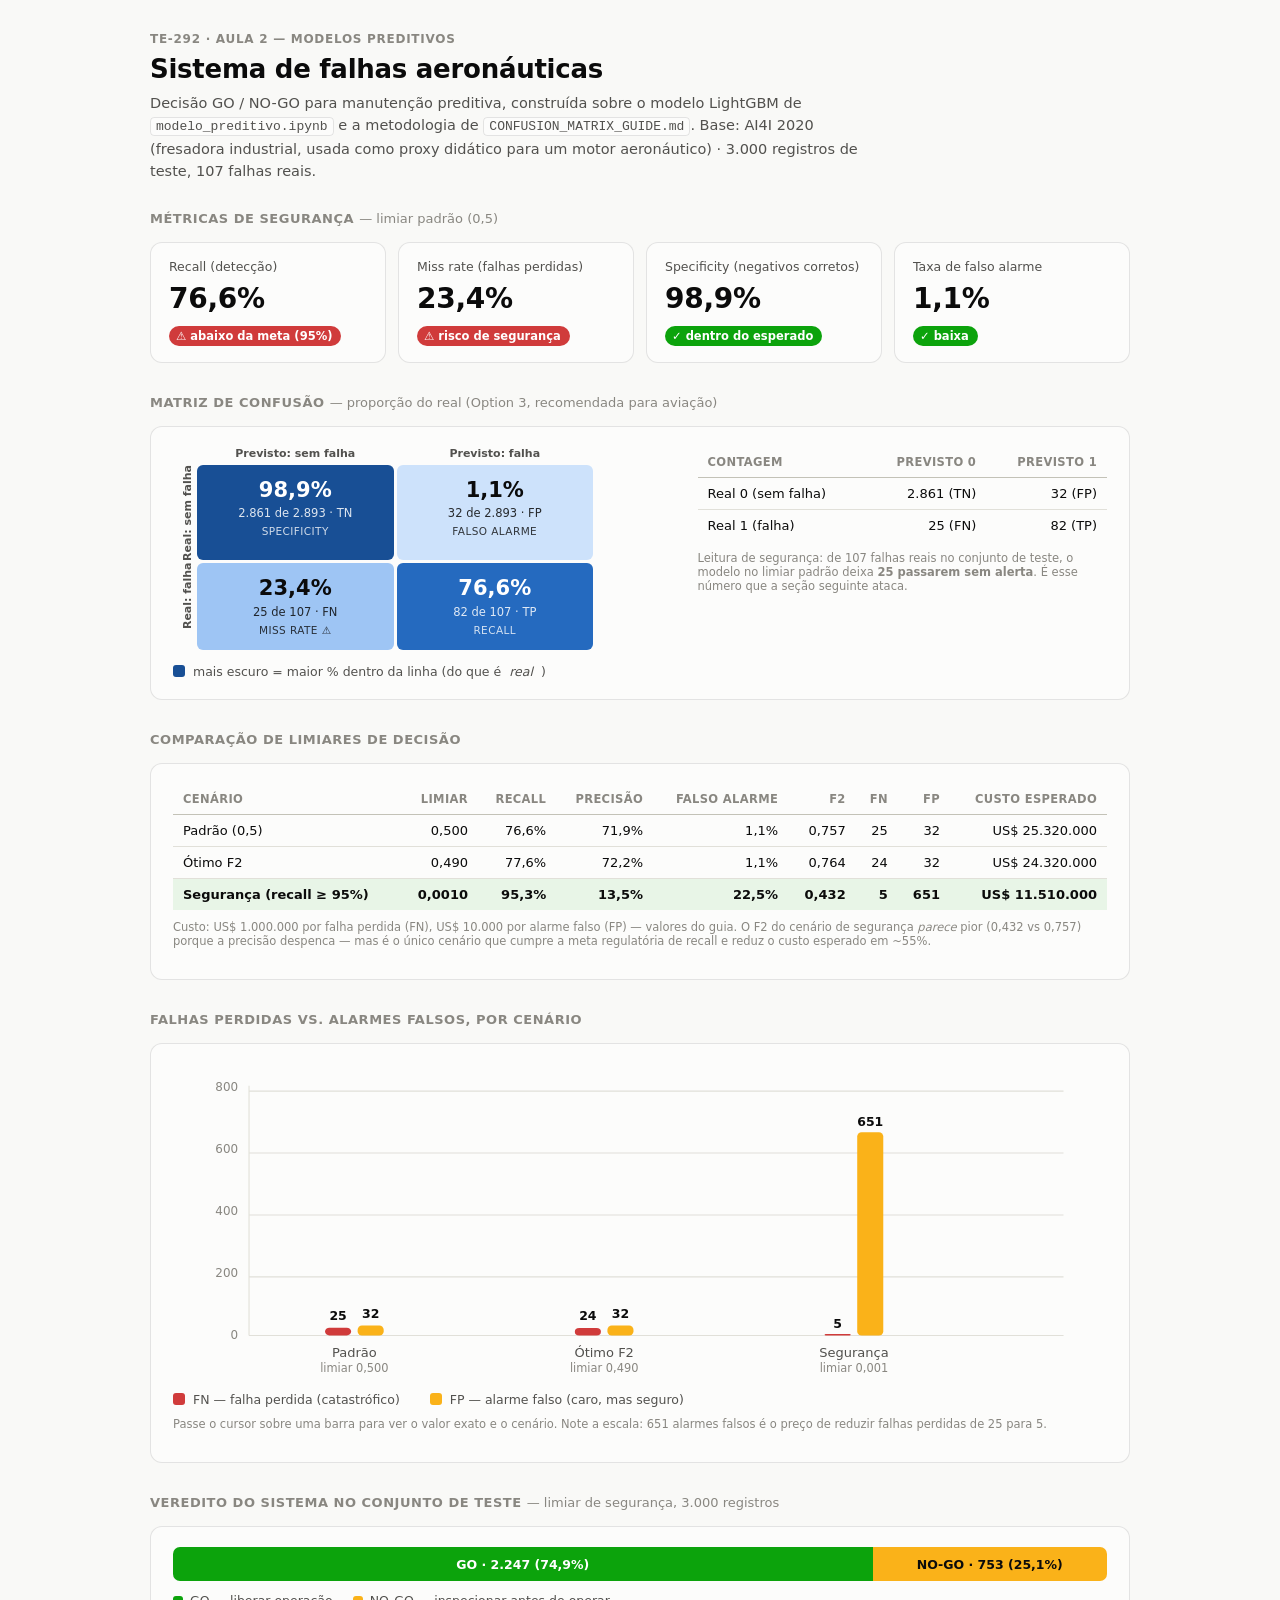
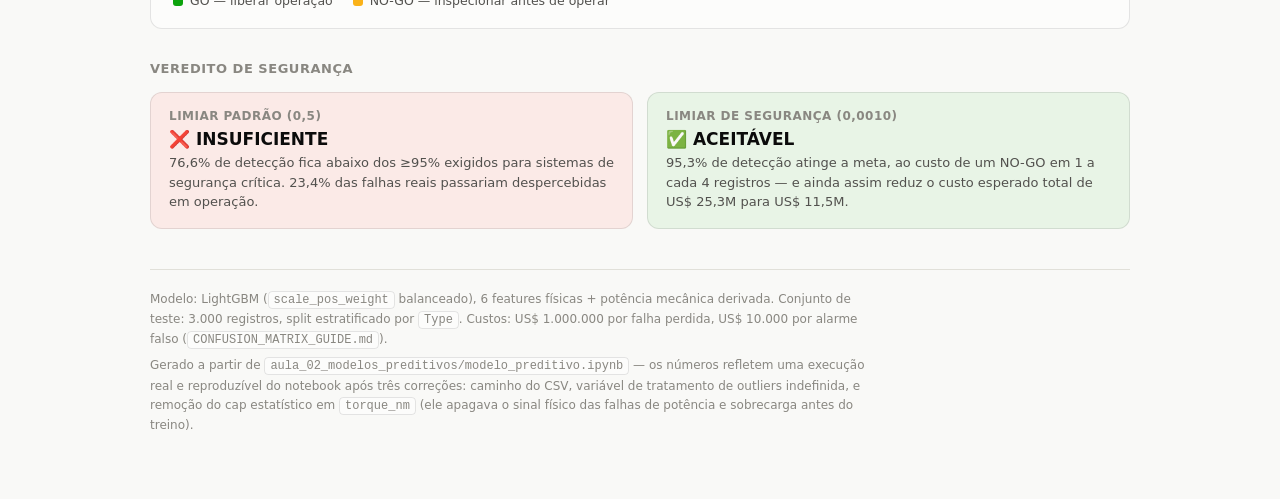
<file: aula_02_modelos_preditivos/dashboard_sistema_falhas.html>
<!doctype html>
<html lang="pt-BR">
<head>
<meta charset="utf-8">
<meta name="viewport" content="width=device-width, initial-scale=1">
<title>Sistema de Falhas Aeronáuticas</title>
<style>
  .viz-root {
    color-scheme: light;
    --surface-1:      #fcfcfb;
    --surface-page:    #f9f9f7;
    --text-primary:   #0b0b0b;
    --text-secondary: #52514e;
    --text-muted:     #898781;
    --gridline:       #e1e0d9;
    --baseline:       #c3c2b7;
    --border:         rgba(11,11,11,0.10);
    --series-blue:    #2a78d6;
    --seq-100: #cde2fb; --seq-200: #9ec5f4; --seq-300: #6da7ec;
    --seq-400: #3987e5; --seq-500: #256abf; --seq-600: #184f95; --seq-700: #0d366b;
    --status-good:     #0ca30c;
    --status-warning:  #fab219;
    --status-serious:  #ec835a;
    --status-critical: #d03b3b;
    --success-text:    #006300;
  }
  @media (prefers-color-scheme: dark) {
    :root:where(:not([data-theme="light"])) .viz-root {
      color-scheme: dark;
      --surface-1:      #1a1a19;
      --surface-page:    #0d0d0d;
      --text-primary:   #ffffff;
      --text-secondary: #c3c2b7;
      --text-muted:     #898781;
      --gridline:       #2c2c2a;
      --baseline:       #383835;
      --border:         rgba(255,255,255,0.10);
      --series-blue:    #3987e5;
      --seq-100: #184f95; --seq-200: #1c5cab; --seq-300: #256abf;
      --seq-400: #3987e5; --seq-500: #5598e7; --seq-600: #86b6ef; --seq-700: #cde2fb;
      --status-good:     #0ca30c;
      --status-warning:  #fab219;
      --status-serious:  #ec835a;
      --status-critical: #d03b3b;
      --success-text:    #0ca30c;
    }
  }
  :root[data-theme="dark"] .viz-root {
    color-scheme: dark;
    --surface-1:      #1a1a19;
    --surface-page:    #0d0d0d;
    --text-primary:   #ffffff;
    --text-secondary: #c3c2b7;
    --text-muted:     #898781;
    --gridline:       #2c2c2a;
    --baseline:       #383835;
    --border:         rgba(255,255,255,0.10);
    --series-blue:    #3987e5;
    --seq-100: #184f95; --seq-200: #1c5cab; --seq-300: #256abf;
    --seq-400: #3987e5; --seq-500: #5598e7; --seq-600: #86b6ef; --seq-700: #cde2fb;
    --status-good:     #0ca30c;
    --status-warning:  #fab219;
    --status-serious:  #ec835a;
    --status-critical: #d03b3b;
    --success-text:    #0ca30c;
  }

  .viz-root {
    background: var(--surface-page);
    color: var(--text-primary);
    font-family: system-ui, -apple-system, "Segoe UI", sans-serif;
    padding: 32px 20px 64px;
    box-sizing: border-box;
  }
  .viz-root * { box-sizing: border-box; }
  .wrap { max-width: 980px; margin: 0 auto; }

  header.page-head { margin-bottom: 28px; }
  .eyebrow {
    font-size: 12px; font-weight: 600; letter-spacing: .06em; text-transform: uppercase;
    color: var(--text-muted); margin: 0 0 8px;
  }
  h1 { font-size: 26px; font-weight: 700; margin: 0 0 8px; letter-spacing: -0.01em; }
  .sub { font-size: 14.5px; color: var(--text-secondary); line-height: 1.55; max-width: 720px; margin: 0; }
  .sub code { background: var(--surface-1); border: 1px solid var(--border); border-radius: 4px; padding: 1px 5px; font-size: 13px; }

  section { margin-bottom: 32px; }
  .card {
    background: var(--surface-1);
    border: 1px solid var(--border);
    border-radius: 12px;
    padding: 20px 22px;
  }
  h2 {
    font-size: 13px; font-weight: 700; letter-spacing: .04em; text-transform: uppercase;
    color: var(--text-muted); margin: 0 0 16px;
  }
  h2 .h2-note { text-transform: none; letter-spacing: normal; font-weight: 400; color: var(--text-muted); }

  /* KPI row */
  .kpi-row { display: grid; grid-template-columns: repeat(4, 1fr); gap: 12px; }
  .kpi {
    background: var(--surface-1); border: 1px solid var(--border); border-radius: 12px;
    padding: 16px 18px;
  }
  .kpi-label { font-size: 12.5px; color: var(--text-secondary); margin: 0 0 8px; }
  .kpi-value { font-size: 28px; font-weight: 700; margin: 0 0 10px; letter-spacing: -0.01em; }
  .badge {
    display: inline-flex; align-items: center; gap: 5px;
    font-size: 11.5px; font-weight: 600; padding: 3px 9px 3px 7px; border-radius: 999px;
  }
  .badge.good { background: var(--status-good); color: #ffffff; }
  .badge.warning { background: var(--status-warning); color: #0b0b0b; }
  .badge.critical { background: var(--status-critical); color: #ffffff; }

  /* Confusion matrix */
  .cm-layout { display: grid; grid-template-columns: 1.1fr 0.9fr; gap: 24px; align-items: start; }
  @media (max-width: 720px) { .cm-layout { grid-template-columns: 1fr; } }
  .cm-grid { display: grid; grid-template-columns: auto repeat(2, 1fr); grid-template-rows: auto auto auto; gap: 3px; max-width: 420px; }
  .cm-cell {
    border-radius: 6px; padding: 14px 10px; text-align: center; position: relative;
  }
  .cm-cell .cm-pct { font-size: 21px; font-weight: 700; line-height: 1.1; }
  .cm-cell .cm-n { font-size: 11.5px; margin-top: 4px; opacity: .85; }
  .cm-cell .cm-tag { font-size: 10.5px; text-transform: uppercase; letter-spacing: .04em; margin-top: 5px; opacity: .8; }
  .cm-axis-label { font-size: 11px; color: var(--text-muted); display: flex; align-items: center; justify-content: center; text-align: center; padding: 4px; }
  .cm-corner { }
  .cm-col-head { font-size: 11px; font-weight: 600; color: var(--text-secondary); text-align: center; padding-bottom: 2px; }
  .cm-row-head { font-size: 11px; font-weight: 600; color: var(--text-secondary); display:flex; align-items:center; justify-content:flex-end; padding-right:8px; writing-mode: vertical-rl; transform: rotate(180deg); }

  .legend-row { display: flex; align-items: center; gap: 8px; font-size: 12.5px; color: var(--text-secondary); margin-top: 14px; }
  .legend-swatch { width: 12px; height: 12px; border-radius: 3px; flex: none; }

  table.data-table { width: 100%; border-collapse: collapse; font-size: 13px; }
  table.data-table th, table.data-table td {
    text-align: right; padding: 8px 10px; border-bottom: 1px solid var(--gridline);
    font-variant-numeric: tabular-nums;
  }
  table.data-table th:first-child, table.data-table td:first-child { text-align: left; font-variant-numeric: normal; }
  table.data-table thead th { color: var(--text-muted); font-weight: 600; font-size: 11.5px; text-transform: uppercase; letter-spacing: .03em; border-bottom: 1px solid var(--baseline); }
  table.data-table tbody tr:last-child td { border-bottom: none; }
  table.data-table td.hero-row, table.data-table tr.hero td { font-weight: 700; color: var(--text-primary); }
  tr.row-safety td { background: color-mix(in oklab, var(--status-good) 8%, transparent); }

  /* Bar chart (FN vs FP) */
  .bars-card svg { width: 100%; height: auto; display: block; }
  .bar-tooltip-hint { font-size: 11.5px; color: var(--text-muted); margin-top: 10px; }

  /* Stacked GO/NO-GO */
  .stack-wrap { }
  .stack-bar { display: flex; width: 100%; height: 34px; border-radius: 7px; overflow: hidden; }
  .stack-seg { display: flex; align-items: center; justify-content: center; font-size: 12.5px; font-weight: 600; color: #ffffff; white-space: nowrap; }
  .stack-legend { display: flex; gap: 20px; margin-top: 12px; flex-wrap: wrap; }
  .stack-legend-item { display: flex; align-items: center; gap: 7px; font-size: 12.5px; color: var(--text-secondary); }
  .stack-legend-dot { width: 10px; height: 10px; border-radius: 3px; }

  /* Verdict banners */
  .verdict-row { display: grid; grid-template-columns: 1fr 1fr; gap: 14px; }
  @media (max-width: 640px) { .verdict-row { grid-template-columns: 1fr; } }
  .verdict {
    border-radius: 12px; padding: 16px 18px; border: 1px solid var(--border);
  }
  .verdict.bad { background: color-mix(in oklab, var(--status-critical) 10%, var(--surface-1)); }
  .verdict.ok { background: color-mix(in oklab, var(--status-good) 10%, var(--surface-1)); }
  .verdict-title { font-size: 12px; font-weight: 700; text-transform: uppercase; letter-spacing: .04em; color: var(--text-muted); margin: 0 0 6px; }
  .verdict-headline { font-size: 17px; font-weight: 700; margin: 0 0 4px; display:flex; align-items:center; gap:8px; }
  .verdict-detail { font-size: 13px; color: var(--text-secondary); margin: 0; line-height: 1.5; }

  footer { margin-top: 40px; padding-top: 20px; border-top: 1px solid var(--gridline); }
  footer p { font-size: 12px; color: var(--text-muted); line-height: 1.6; margin: 0 0 6px; max-width: 720px; }
  footer code { background: var(--surface-1); border: 1px solid var(--border); border-radius: 4px; padding: 1px 5px; }

  @media (max-width: 720px) {
    .kpi-row { grid-template-columns: repeat(2, 1fr); }
  }
</style>
</head>
<body>
<style>body{margin:0;}</style>

<div class="viz-root">
  <div class="wrap">

    <header class="page-head">
      <p class="eyebrow">TE-292 · Aula 2 — Modelos preditivos</p>
      <h1>Sistema de falhas aeronáuticas</h1>
      <p class="sub">
        Decisão GO / NO-GO para manutenção preditiva, construída sobre o modelo LightGBM de
        <code>modelo_preditivo.ipynb</code> e a metodologia de <code>CONFUSION_MATRIX_GUIDE.md</code>.
        Base: AI4I 2020 (fresadora industrial, usada como proxy didático para um motor aeronáutico) ·
        3.000 registros de teste, 107 falhas reais.
      </p>
    </header>

    <section>
      <h2>Métricas de segurança <span class="h2-note">— limiar padrão (0,5)</span></h2>
      <div class="kpi-row">
        <div class="kpi">
          <p class="kpi-label">Recall (detecção)</p>
          <p class="kpi-value">76,6%</p>
          <span class="badge critical">⚠ abaixo da meta (95%)</span>
        </div>
        <div class="kpi">
          <p class="kpi-label">Miss rate (falhas perdidas)</p>
          <p class="kpi-value">23,4%</p>
          <span class="badge critical">⚠ risco de segurança</span>
        </div>
        <div class="kpi">
          <p class="kpi-label">Specificity (negativos corretos)</p>
          <p class="kpi-value">98,9%</p>
          <span class="badge good">✓ dentro do esperado</span>
        </div>
        <div class="kpi">
          <p class="kpi-label">Taxa de falso alarme</p>
          <p class="kpi-value">1,1%</p>
          <span class="badge good">✓ baixa</span>
        </div>
      </div>
    </section>

    <section>
      <h2>Matriz de confusão <span class="h2-note">— proporção do real (Option 3, recomendada para aviação)</span></h2>
      <div class="card">
        <div class="cm-layout">
          <div>
            <div class="cm-grid">
              <div class="cm-corner"></div>
              <div class="cm-col-head">Previsto: sem falha</div>
              <div class="cm-col-head">Previsto: falha</div>

              <div class="cm-row-head">Real: sem falha</div>
              <div class="cm-cell" style="background: var(--seq-600); color:#fff;">
                <div class="cm-pct">98,9%</div>
                <div class="cm-n">2.861 de 2.893 · TN</div>
                <div class="cm-tag">Specificity</div>
              </div>
              <div class="cm-cell" style="background: var(--seq-100); color: var(--text-primary);">
                <div class="cm-pct">1,1%</div>
                <div class="cm-n">32 de 2.893 · FP</div>
                <div class="cm-tag">Falso alarme</div>
              </div>

              <div class="cm-row-head">Real: falha</div>
              <div class="cm-cell" style="background: var(--seq-200); color: var(--text-primary);">
                <div class="cm-pct">23,4%</div>
                <div class="cm-n">25 de 107 · FN</div>
                <div class="cm-tag">Miss rate ⚠</div>
              </div>
              <div class="cm-cell" style="background: var(--seq-500); color:#fff;">
                <div class="cm-pct">76,6%</div>
                <div class="cm-n">82 de 107 · TP</div>
                <div class="cm-tag">Recall</div>
              </div>
            </div>
            <div class="legend-row">
              <span class="legend-swatch" style="background: var(--seq-600);"></span> mais escuro = maior % dentro da linha (do que é <em>real</em>)
            </div>
          </div>

          <div>
            <table class="data-table" aria-label="Matriz de confusão em contagens absolutas">
              <thead>
                <tr><th>Contagem</th><th>Previsto 0</th><th>Previsto 1</th></tr>
              </thead>
              <tbody>
                <tr><td>Real 0 (sem falha)</td><td>2.861 (TN)</td><td>32 (FP)</td></tr>
                <tr><td>Real 1 (falha)</td><td>25 (FN)</td><td>82 (TP)</td></tr>
              </tbody>
            </table>
            <p class="bar-tooltip-hint">
              Leitura de segurança: de 107 falhas reais no conjunto de teste, o modelo no limiar padrão
              deixa <strong>25 passarem sem alerta</strong>. É esse número que a seção seguinte ataca.
            </p>
          </div>
        </div>
      </div>
    </section>

    <section>
      <h2>Comparação de limiares de decisão</h2>
      <div class="card">
        <table class="data-table">
          <thead>
            <tr>
              <th>Cenário</th><th>Limiar</th><th>Recall</th><th>Precisão</th>
              <th>Falso alarme</th><th>F2</th><th>FN</th><th>FP</th><th>Custo esperado</th>
            </tr>
          </thead>
          <tbody>
            <tr>
              <td>Padrão (0,5)</td><td>0,500</td><td>76,6%</td><td>71,9%</td>
              <td>1,1%</td><td>0,757</td><td>25</td><td>32</td><td>US$ 25.320.000</td>
            </tr>
            <tr>
              <td>Ótimo F2</td><td>0,490</td><td>77,6%</td><td>72,2%</td>
              <td>1,1%</td><td>0,764</td><td>24</td><td>32</td><td>US$ 24.320.000</td>
            </tr>
            <tr class="row-safety hero">
              <td>Segurança (recall ≥ 95%)</td><td>0,0010</td><td>95,3%</td><td>13,5%</td>
              <td>22,5%</td><td>0,432</td><td>5</td><td>651</td><td>US$ 11.510.000</td>
            </tr>
          </tbody>
        </table>
        <p class="bar-tooltip-hint">
          Custo: US$ 1.000.000 por falha perdida (FN), US$ 10.000 por alarme falso (FP) — valores do guia.
          O F2 do cenário de segurança <em>parece</em> pior (0,432 vs 0,757) porque a precisão despenca —
          mas é o único cenário que cumpre a meta regulatória de recall e reduz o custo esperado em ~55%.
        </p>
      </div>
    </section>

    <section>
      <h2>Falhas perdidas vs. alarmes falsos, por cenário</h2>
      <div class="card bars-card">
        <svg viewBox="0 0 860 300" role="img" aria-label="Gráfico de barras comparando falsos negativos e falsos positivos nos três cenários de limiar">
          <!-- gridlines -->
          <g stroke="var(--gridline)" stroke-width="1">
            <line x1="70" y1="20" x2="70" y2="250"></line>
            <line x1="70" y1="250" x2="820" y2="250"></line>
          </g>
          <!-- y ticks: 0, 200, 400, 600, 800 -->
          <g font-size="11" fill="var(--text-muted)" font-family="system-ui, sans-serif">
            <text x="60" y="253" text-anchor="end">0</text>
            <text x="60" y="196" text-anchor="end">200</text>
            <text x="60" y="139" text-anchor="end">400</text>
            <text x="60" y="82" text-anchor="end">600</text>
            <text x="60" y="25" text-anchor="end">800</text>
          </g>
          <g stroke="var(--gridline)" stroke-width="1" stroke-dasharray="0">
            <line x1="70" y1="196" x2="820" y2="196"></line>
            <line x1="70" y1="139" x2="820" y2="139"></line>
            <line x1="70" y1="82"  x2="820" y2="82"></line>
            <line x1="70" y1="25"  x2="820" y2="25"></line>
          </g>

          <!-- scale: 230px = 800 units -> 0.2875 px/unit -->
          <!-- Group 1: Padrao — FN 25, FP 32 -->
          <g>
            <rect x="140" y="242.8" width="24" height="7.2" rx="4" fill="var(--status-critical)"><title>Padrão (0,5) · FN = 25 falhas perdidas</title></rect>
            <text x="152" y="236" text-anchor="middle" font-size="11.5" fill="var(--text-primary)" font-weight="600">25</text>
            <rect x="170" y="240.8" width="24" height="9.2" rx="4" fill="var(--status-warning)"><title>Padrão (0,5) · FP = 32 alarmes falsos</title></rect>
            <text x="182" y="234" text-anchor="middle" font-size="11.5" fill="var(--text-primary)" font-weight="600">32</text>
            <text x="167" y="270" text-anchor="middle" font-size="12" fill="var(--text-secondary)">Padrão</text>
            <text x="167" y="284" text-anchor="middle" font-size="10.5" fill="var(--text-muted)">limiar 0,500</text>
          </g>

          <!-- Group 2: F2 otimo — FN 24, FP 32 -->
          <g>
            <rect x="370" y="243.1" width="24" height="6.9" rx="4" fill="var(--status-critical)"><title>Ótimo F2 (0,49) · FN = 24 falhas perdidas</title></rect>
            <text x="382" y="236" text-anchor="middle" font-size="11.5" fill="var(--text-primary)" font-weight="600">24</text>
            <rect x="400" y="240.8" width="24" height="9.2" rx="4" fill="var(--status-warning)"><title>Ótimo F2 (0,49) · FP = 32 alarmes falsos</title></rect>
            <text x="412" y="234" text-anchor="middle" font-size="11.5" fill="var(--text-primary)" font-weight="600">32</text>
            <text x="397" y="270" text-anchor="middle" font-size="12" fill="var(--text-secondary)">Ótimo F2</text>
            <text x="397" y="284" text-anchor="middle" font-size="10.5" fill="var(--text-muted)">limiar 0,490</text>
          </g>

          <!-- Group 3: Seguranca — FN 5, FP 651 -->
          <g>
            <rect x="600" y="248.6" width="24" height="1.4" rx="1" fill="var(--status-critical)"><title>Segurança (recall≥95%) · FN = 5 falhas perdidas</title></rect>
            <text x="612" y="243" text-anchor="middle" font-size="11.5" fill="var(--text-primary)" font-weight="600">5</text>
            <rect x="630" y="62.8" width="24" height="187.2" rx="4" fill="var(--status-warning)"><title>Segurança (recall≥95%) · FP = 651 alarmes falsos</title></rect>
            <text x="642" y="57" text-anchor="middle" font-size="11.5" fill="var(--text-primary)" font-weight="600">651</text>
            <text x="627" y="270" text-anchor="middle" font-size="12" fill="var(--text-secondary)">Segurança</text>
            <text x="627" y="284" text-anchor="middle" font-size="10.5" fill="var(--text-muted)">limiar 0,001</text>
          </g>
        </svg>
        <div class="legend-row" style="margin-top: 2px;">
          <span class="legend-swatch" style="background: var(--status-critical);"></span> FN — falha perdida (catastrófico)
          <span style="width:14px;"></span>
          <span class="legend-swatch" style="background: var(--status-warning);"></span> FP — alarme falso (caro, mas seguro)
        </div>
        <p class="bar-tooltip-hint">Passe o cursor sobre uma barra para ver o valor exato e o cenário. Note a escala: 651 alarmes falsos é o preço de reduzir falhas perdidas de 25 para 5.</p>
      </div>
    </section>

    <section>
      <h2>Veredito do sistema no conjunto de teste <span class="h2-note">— limiar de segurança, 3.000 registros</span></h2>
      <div class="card">
        <div class="stack-wrap">
          <div class="stack-bar">
            <div class="stack-seg" style="width: 74.9%; background: var(--status-good);" title="GO — liberar operação: 2.247 registros (74,9%)">GO · 2.247 (74,9%)</div>
            <div class="stack-seg" style="width: 25.1%; background: var(--status-warning); color:#0b0b0b;" title="NO-GO — inspecionar: 753 registros (25,1%)">NO-GO · 753 (25,1%)</div>
          </div>
          <div class="stack-legend">
            <div class="stack-legend-item"><span class="stack-legend-dot" style="background: var(--status-good);"></span> GO — liberar operação</div>
            <div class="stack-legend-item"><span class="stack-legend-dot" style="background: var(--status-warning);"></span> NO-GO — inspecionar antes de operar</div>
          </div>
        </div>
      </div>
    </section>

    <section>
      <h2>Veredito de segurança</h2>
      <div class="verdict-row">
        <div class="verdict bad">
          <p class="verdict-title">Limiar padrão (0,5)</p>
          <p class="verdict-headline">❌ INSUFICIENTE</p>
          <p class="verdict-detail">76,6% de detecção fica abaixo dos ≥95% exigidos para sistemas de segurança
            crítica. 23,4% das falhas reais passariam despercebidas em operação.</p>
        </div>
        <div class="verdict ok">
          <p class="verdict-title">Limiar de segurança (0,0010)</p>
          <p class="verdict-headline">✅ ACEITÁVEL</p>
          <p class="verdict-detail">95,3% de detecção atinge a meta, ao custo de um NO-GO em 1 a cada 4
            registros — e ainda assim reduz o custo esperado total de US$ 25,3M para US$ 11,5M.</p>
        </div>
      </div>
    </section>

    <footer>
      <p>Modelo: LightGBM (<code>scale_pos_weight</code> balanceado), 6 features físicas + potência mecânica derivada.
      Conjunto de teste: 3.000 registros, split estratificado por <code>Type</code>. Custos: US$ 1.000.000 por falha
      perdida, US$ 10.000 por alarme falso (<code>CONFUSION_MATRIX_GUIDE.md</code>).</p>
      <p>Gerado a partir de <code>aula_02_modelos_preditivos/modelo_preditivo.ipynb</code> — os números refletem uma
      execução real e reproduzível do notebook após três correções: caminho do CSV, variável de tratamento de
      outliers indefinida, e remoção do cap estatístico em <code>torque_nm</code> (ele apagava o sinal físico das
      falhas de potência e sobrecarga antes do treino).</p>
    </footer>

  </div>
</div>
</body>
</html>
</file>
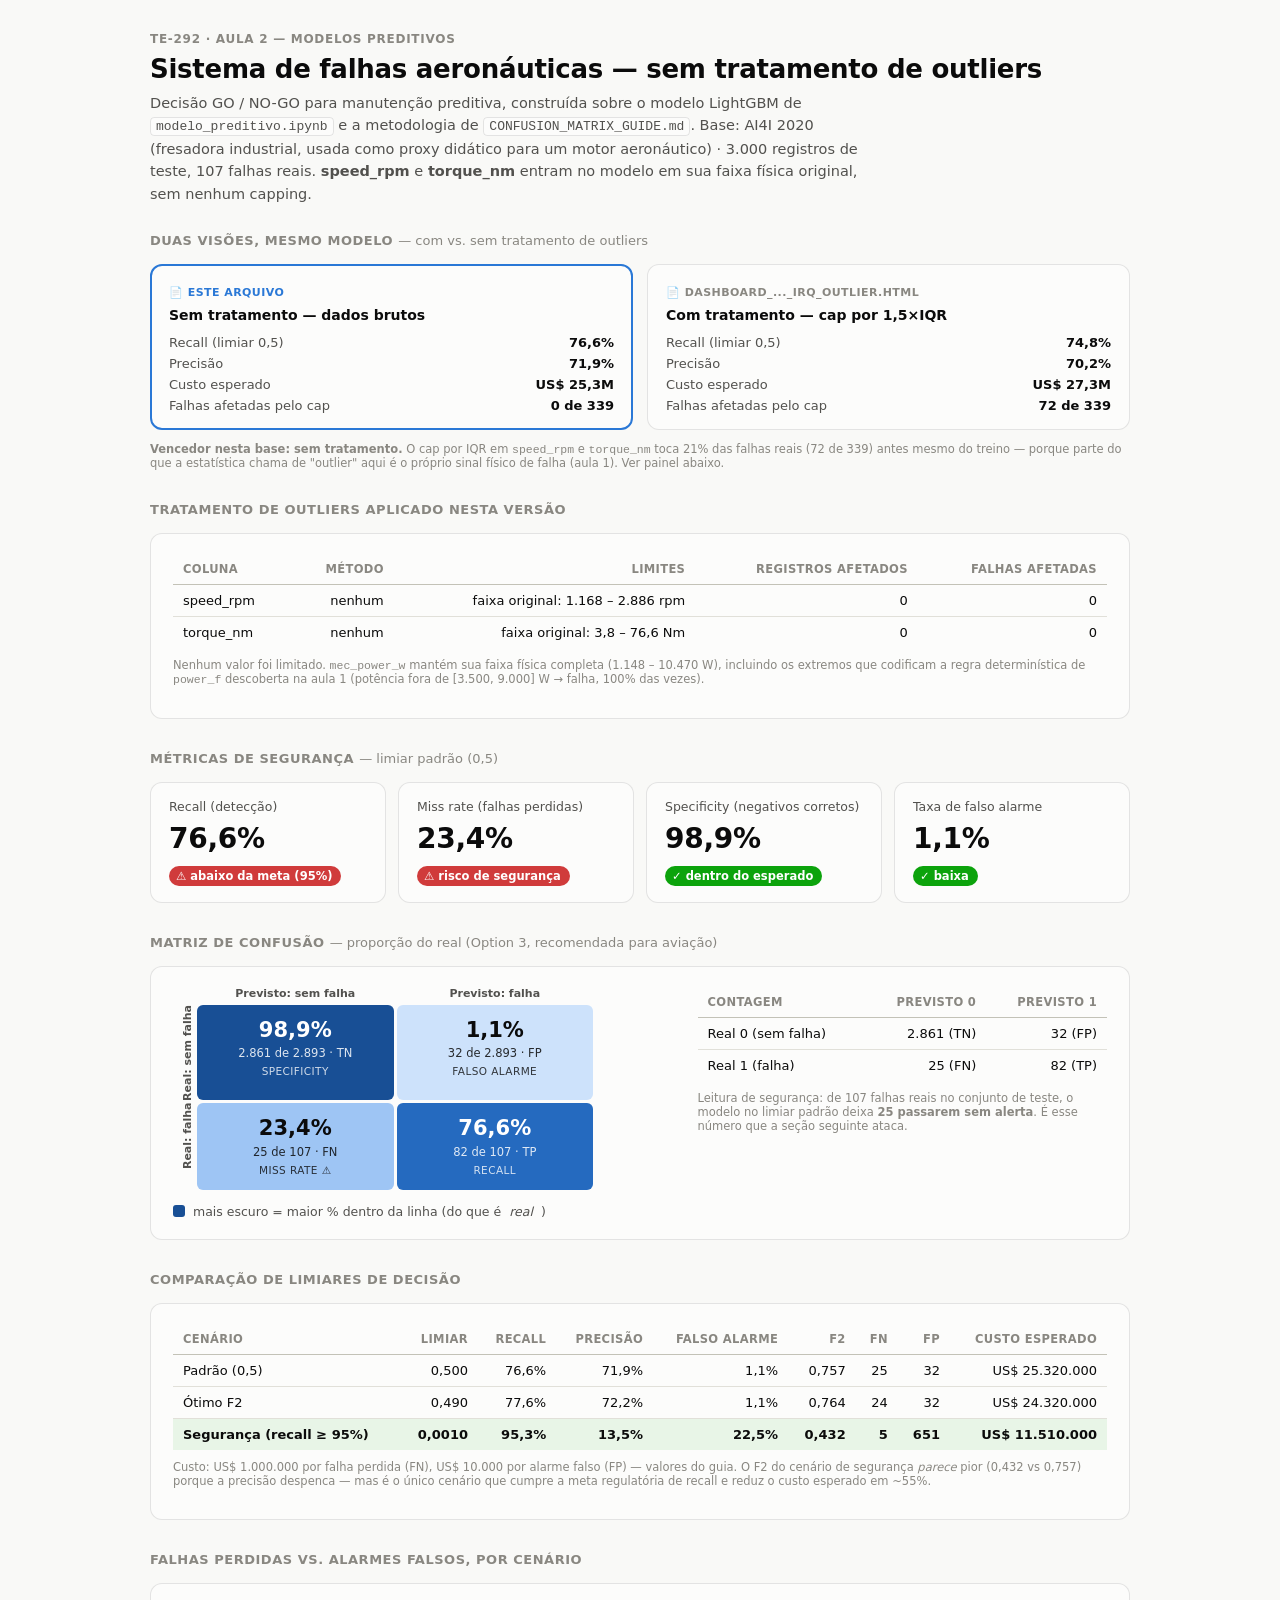
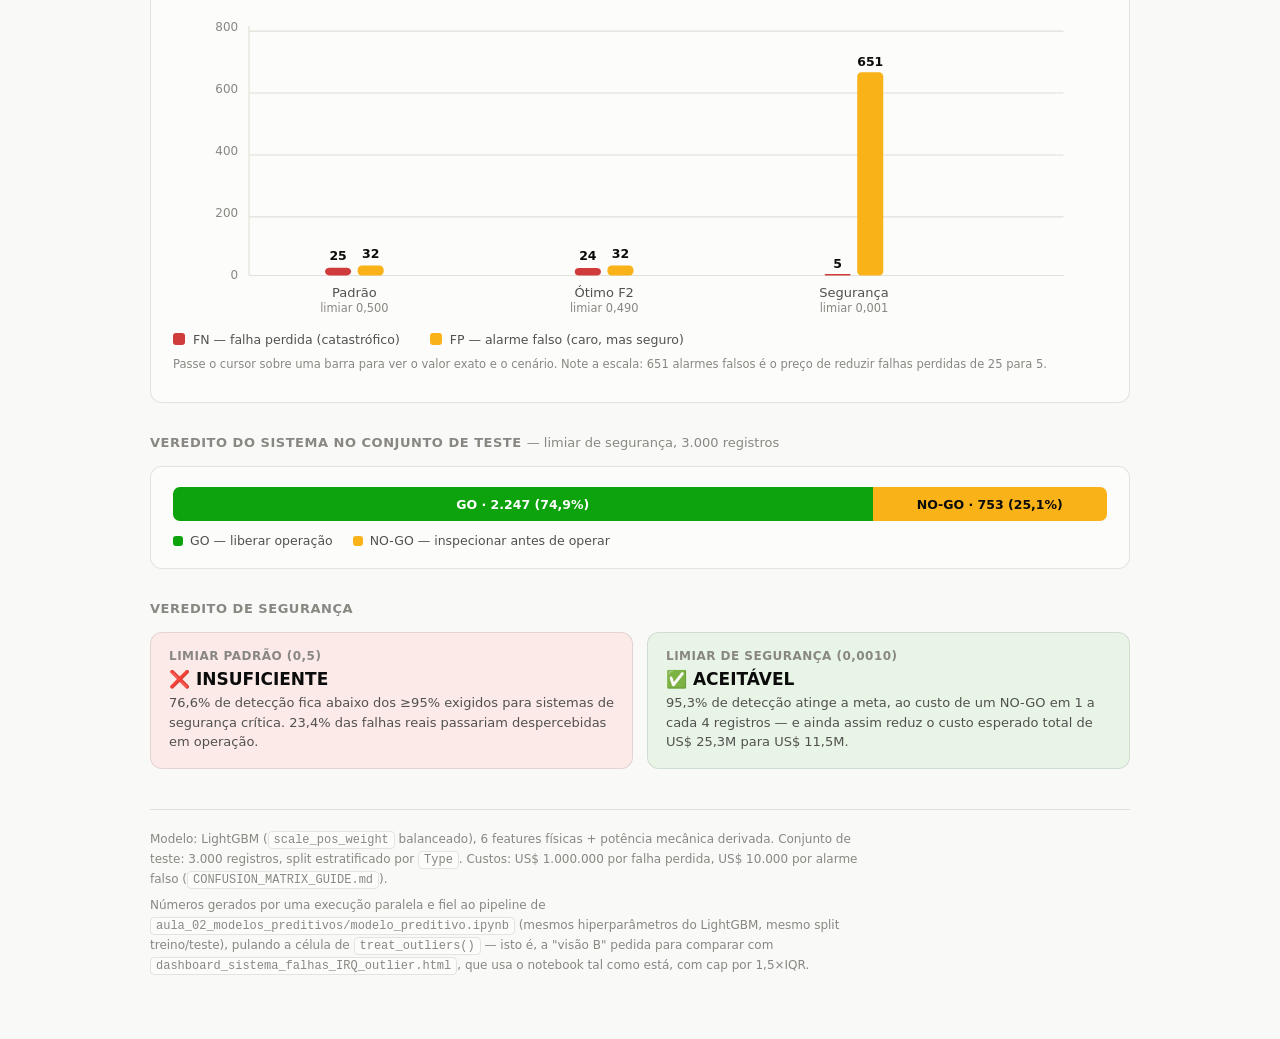
<file: aula_02_modelos_preditivos/dashboard_sistema_falhas_IRQ_no-outlier.html>
<!doctype html>
<html lang="pt-BR">
<head>
<meta charset="utf-8">
<meta name="viewport" content="width=device-width, initial-scale=1">
<title>Falhas Aeronáuticas — Sem Outliers</title>
<style>
  .viz-root {
    color-scheme: light;
    --surface-1:      #fcfcfb;
    --surface-page:    #f9f9f7;
    --text-primary:   #0b0b0b;
    --text-secondary: #52514e;
    --text-muted:     #898781;
    --gridline:       #e1e0d9;
    --baseline:       #c3c2b7;
    --border:         rgba(11,11,11,0.10);
    --series-blue:    #2a78d6;
    --seq-100: #cde2fb; --seq-200: #9ec5f4; --seq-300: #6da7ec;
    --seq-400: #3987e5; --seq-500: #256abf; --seq-600: #184f95; --seq-700: #0d366b;
    --status-good:     #0ca30c;
    --status-warning:  #fab219;
    --status-serious:  #ec835a;
    --status-critical: #d03b3b;
    --success-text:    #006300;
  }
  @media (prefers-color-scheme: dark) {
    :root:where(:not([data-theme="light"])) .viz-root {
      color-scheme: dark;
      --surface-1:      #1a1a19;
      --surface-page:    #0d0d0d;
      --text-primary:   #ffffff;
      --text-secondary: #c3c2b7;
      --text-muted:     #898781;
      --gridline:       #2c2c2a;
      --baseline:       #383835;
      --border:         rgba(255,255,255,0.10);
      --series-blue:    #3987e5;
      --seq-100: #184f95; --seq-200: #1c5cab; --seq-300: #256abf;
      --seq-400: #3987e5; --seq-500: #5598e7; --seq-600: #86b6ef; --seq-700: #cde2fb;
      --status-good:     #0ca30c;
      --status-warning:  #fab219;
      --status-serious:  #ec835a;
      --status-critical: #d03b3b;
      --success-text:    #0ca30c;
    }
  }
  :root[data-theme="dark"] .viz-root {
    color-scheme: dark;
    --surface-1:      #1a1a19;
    --surface-page:    #0d0d0d;
    --text-primary:   #ffffff;
    --text-secondary: #c3c2b7;
    --text-muted:     #898781;
    --gridline:       #2c2c2a;
    --baseline:       #383835;
    --border:         rgba(255,255,255,0.10);
    --series-blue:    #3987e5;
    --seq-100: #184f95; --seq-200: #1c5cab; --seq-300: #256abf;
    --seq-400: #3987e5; --seq-500: #5598e7; --seq-600: #86b6ef; --seq-700: #cde2fb;
    --status-good:     #0ca30c;
    --status-warning:  #fab219;
    --status-serious:  #ec835a;
    --status-critical: #d03b3b;
    --success-text:    #0ca30c;
  }

  .viz-root {
    background: var(--surface-page);
    color: var(--text-primary);
    font-family: system-ui, -apple-system, "Segoe UI", sans-serif;
    padding: 32px 20px 64px;
    box-sizing: border-box;
  }
  .viz-root * { box-sizing: border-box; }
  .wrap { max-width: 980px; margin: 0 auto; }

  header.page-head { margin-bottom: 28px; }
  .eyebrow {
    font-size: 12px; font-weight: 600; letter-spacing: .06em; text-transform: uppercase;
    color: var(--text-muted); margin: 0 0 8px;
  }
  h1 { font-size: 26px; font-weight: 700; margin: 0 0 8px; letter-spacing: -0.01em; }
  .sub { font-size: 14.5px; color: var(--text-secondary); line-height: 1.55; max-width: 720px; margin: 0; }
  .sub code { background: var(--surface-1); border: 1px solid var(--border); border-radius: 4px; padding: 1px 5px; font-size: 13px; }

  section { margin-bottom: 32px; }
  .card {
    background: var(--surface-1);
    border: 1px solid var(--border);
    border-radius: 12px;
    padding: 20px 22px;
  }
  h2 {
    font-size: 13px; font-weight: 700; letter-spacing: .04em; text-transform: uppercase;
    color: var(--text-muted); margin: 0 0 16px;
  }
  h2 .h2-note { text-transform: none; letter-spacing: normal; font-weight: 400; color: var(--text-muted); }

  /* Comparison strip */
  .compare-strip { display: grid; grid-template-columns: 1fr 1fr; gap: 14px; }
  @media (max-width: 640px) { .compare-strip { grid-template-columns: 1fr; } }
  .compare-card {
    border-radius: 12px; padding: 16px 18px; border: 1px solid var(--border);
    background: var(--surface-1);
  }
  .compare-card.active { border-color: var(--series-blue); border-width: 2px; padding: 15px 17px; }
  .compare-tag {
    display: inline-flex; align-items: center; gap: 5px; font-size: 11px; font-weight: 700;
    text-transform: uppercase; letter-spacing: .04em; color: var(--text-muted); margin: 0 0 8px;
  }
  .compare-tag.this-file { color: var(--series-blue); }
  .compare-title { font-size: 14px; font-weight: 700; margin: 0 0 12px; }
  .compare-rows { display: flex; flex-direction: column; gap: 6px; }
  .compare-row { display: flex; justify-content: space-between; font-size: 13px; }
  .compare-row .cr-label { color: var(--text-secondary); }
  .compare-row .cr-value { font-weight: 700; font-variant-numeric: tabular-nums; }

  /* KPI row */
  .kpi-row { display: grid; grid-template-columns: repeat(4, 1fr); gap: 12px; }
  .kpi {
    background: var(--surface-1); border: 1px solid var(--border); border-radius: 12px;
    padding: 16px 18px;
  }
  .kpi-label { font-size: 12.5px; color: var(--text-secondary); margin: 0 0 8px; }
  .kpi-value { font-size: 28px; font-weight: 700; margin: 0 0 10px; letter-spacing: -0.01em; }
  .badge {
    display: inline-flex; align-items: center; gap: 5px;
    font-size: 11.5px; font-weight: 600; padding: 3px 9px 3px 7px; border-radius: 999px;
  }
  .badge.good { background: var(--status-good); color: #ffffff; }
  .badge.warning { background: var(--status-warning); color: #0b0b0b; }
  .badge.critical { background: var(--status-critical); color: #ffffff; }

  /* Confusion matrix */
  .cm-layout { display: grid; grid-template-columns: 1.1fr 0.9fr; gap: 24px; align-items: start; }
  @media (max-width: 720px) { .cm-layout { grid-template-columns: 1fr; } }
  .cm-grid { display: grid; grid-template-columns: auto repeat(2, 1fr); grid-template-rows: auto auto auto; gap: 3px; max-width: 420px; }
  .cm-cell {
    border-radius: 6px; padding: 14px 10px; text-align: center; position: relative;
  }
  .cm-cell .cm-pct { font-size: 21px; font-weight: 700; line-height: 1.1; }
  .cm-cell .cm-n { font-size: 11.5px; margin-top: 4px; opacity: .85; }
  .cm-cell .cm-tag { font-size: 10.5px; text-transform: uppercase; letter-spacing: .04em; margin-top: 5px; opacity: .8; }
  .cm-axis-label { font-size: 11px; color: var(--text-muted); display: flex; align-items: center; justify-content: center; text-align: center; padding: 4px; }
  .cm-corner { }
  .cm-col-head { font-size: 11px; font-weight: 600; color: var(--text-secondary); text-align: center; padding-bottom: 2px; }
  .cm-row-head { font-size: 11px; font-weight: 600; color: var(--text-secondary); display:flex; align-items:center; justify-content:flex-end; padding-right:8px; writing-mode: vertical-rl; transform: rotate(180deg); }

  .legend-row { display: flex; align-items: center; gap: 8px; font-size: 12.5px; color: var(--text-secondary); margin-top: 14px; }
  .legend-swatch { width: 12px; height: 12px; border-radius: 3px; flex: none; }

  table.data-table { width: 100%; border-collapse: collapse; font-size: 13px; }
  table.data-table th, table.data-table td {
    text-align: right; padding: 8px 10px; border-bottom: 1px solid var(--gridline);
    font-variant-numeric: tabular-nums;
  }
  table.data-table th:first-child, table.data-table td:first-child { text-align: left; font-variant-numeric: normal; }
  table.data-table thead th { color: var(--text-muted); font-weight: 600; font-size: 11.5px; text-transform: uppercase; letter-spacing: .03em; border-bottom: 1px solid var(--baseline); }
  table.data-table tbody tr:last-child td { border-bottom: none; }
  table.data-table td.hero-row, table.data-table tr.hero td { font-weight: 700; color: var(--text-primary); }
  tr.row-safety td { background: color-mix(in oklab, var(--status-good) 8%, transparent); }

  /* Bar chart (FN vs FP) */
  .bars-card svg { width: 100%; height: auto; display: block; }
  .bar-tooltip-hint { font-size: 11.5px; color: var(--text-muted); margin-top: 10px; }

  /* Stacked GO/NO-GO */
  .stack-wrap { }
  .stack-bar { display: flex; width: 100%; height: 34px; border-radius: 7px; overflow: hidden; }
  .stack-seg { display: flex; align-items: center; justify-content: center; font-size: 12.5px; font-weight: 600; color: #ffffff; white-space: nowrap; }
  .stack-legend { display: flex; gap: 20px; margin-top: 12px; flex-wrap: wrap; }
  .stack-legend-item { display: flex; align-items: center; gap: 7px; font-size: 12.5px; color: var(--text-secondary); }
  .stack-legend-dot { width: 10px; height: 10px; border-radius: 3px; }

  /* Verdict banners */
  .verdict-row { display: grid; grid-template-columns: 1fr 1fr; gap: 14px; }
  @media (max-width: 640px) { .verdict-row { grid-template-columns: 1fr; } }
  .verdict {
    border-radius: 12px; padding: 16px 18px; border: 1px solid var(--border);
  }
  .verdict.bad { background: color-mix(in oklab, var(--status-critical) 10%, var(--surface-1)); }
  .verdict.ok { background: color-mix(in oklab, var(--status-good) 10%, var(--surface-1)); }
  .verdict-title { font-size: 12px; font-weight: 700; text-transform: uppercase; letter-spacing: .04em; color: var(--text-muted); margin: 0 0 6px; }
  .verdict-headline { font-size: 17px; font-weight: 700; margin: 0 0 4px; display:flex; align-items:center; gap:8px; }
  .verdict-detail { font-size: 13px; color: var(--text-secondary); margin: 0; line-height: 1.5; }

  footer { margin-top: 40px; padding-top: 20px; border-top: 1px solid var(--gridline); }
  footer p { font-size: 12px; color: var(--text-muted); line-height: 1.6; margin: 0 0 6px; max-width: 720px; }
  footer code { background: var(--surface-1); border: 1px solid var(--border); border-radius: 4px; padding: 1px 5px; }

  @media (max-width: 720px) {
    .kpi-row { grid-template-columns: repeat(2, 1fr); }
  }
</style>
</head>
<body>
<style>body{margin:0;}</style>

<div class="viz-root">
  <div class="wrap">

    <header class="page-head">
      <p class="eyebrow">TE-292 · Aula 2 — Modelos preditivos</p>
      <h1>Sistema de falhas aeronáuticas — sem tratamento de outliers</h1>
      <p class="sub">
        Decisão GO / NO-GO para manutenção preditiva, construída sobre o modelo LightGBM de
        <code>modelo_preditivo.ipynb</code> e a metodologia de <code>CONFUSION_MATRIX_GUIDE.md</code>.
        Base: AI4I 2020 (fresadora industrial, usada como proxy didático para um motor aeronáutico) ·
        3.000 registros de teste, 107 falhas reais. <strong>speed_rpm</strong> e <strong>torque_nm</strong>
        entram no modelo em sua faixa física original, sem nenhum capping.
      </p>
    </header>

    <section>
      <h2>Duas visões, mesmo modelo <span class="h2-note">— com vs. sem tratamento de outliers</span></h2>
      <div class="compare-strip">
        <div class="compare-card active">
          <p class="compare-tag this-file">📄 Este arquivo</p>
          <p class="compare-title">Sem tratamento — dados brutos</p>
          <div class="compare-rows">
            <div class="compare-row"><span class="cr-label">Recall (limiar 0,5)</span><span class="cr-value">76,6%</span></div>
            <div class="compare-row"><span class="cr-label">Precisão</span><span class="cr-value">71,9%</span></div>
            <div class="compare-row"><span class="cr-label">Custo esperado</span><span class="cr-value">US$ 25,3M</span></div>
            <div class="compare-row"><span class="cr-label">Falhas afetadas pelo cap</span><span class="cr-value">0 de 339</span></div>
          </div>
        </div>
        <div class="compare-card">
          <p class="compare-tag">📄 dashboard_..._IRQ_outlier.html</p>
          <p class="compare-title">Com tratamento — cap por 1,5×IQR</p>
          <div class="compare-rows">
            <div class="compare-row"><span class="cr-label">Recall (limiar 0,5)</span><span class="cr-value">74,8%</span></div>
            <div class="compare-row"><span class="cr-label">Precisão</span><span class="cr-value">70,2%</span></div>
            <div class="compare-row"><span class="cr-label">Custo esperado</span><span class="cr-value">US$ 27,3M</span></div>
            <div class="compare-row"><span class="cr-label">Falhas afetadas pelo cap</span><span class="cr-value">72 de 339</span></div>
          </div>
        </div>
      </div>
      <p class="bar-tooltip-hint" style="margin-top: 12px;">
        <strong>Vencedor nesta base: sem tratamento.</strong> O cap por IQR em <code>speed_rpm</code> e
        <code>torque_nm</code> toca 21% das falhas reais (72 de 339) antes mesmo do treino — porque parte do que a
        estatística chama de "outlier" aqui é o próprio sinal físico de falha (aula 1). Ver painel abaixo.
      </p>
    </section>

    <section>
      <h2>Tratamento de outliers aplicado nesta versão</h2>
      <div class="card">
        <table class="data-table">
          <thead>
            <tr><th>Coluna</th><th>Método</th><th>Limites</th><th>Registros afetados</th><th>Falhas afetadas</th></tr>
          </thead>
          <tbody>
            <tr><td>speed_rpm</td><td>nenhum</td><td>faixa original: 1.168 – 2.886 rpm</td><td>0</td><td>0</td></tr>
            <tr><td>torque_nm</td><td>nenhum</td><td>faixa original: 3,8 – 76,6 Nm</td><td>0</td><td>0</td></tr>
          </tbody>
        </table>
        <p class="bar-tooltip-hint">
          Nenhum valor foi limitado. <code>mec_power_w</code> mantém sua faixa física completa
          (1.148 – 10.470 W), incluindo os extremos que codificam a regra determinística de <code>power_f</code>
          descoberta na aula 1 (potência fora de [3.500, 9.000] W → falha, 100% das vezes).
        </p>
      </div>
    </section>

    <section>
      <h2>Métricas de segurança <span class="h2-note">— limiar padrão (0,5)</span></h2>
      <div class="kpi-row">
        <div class="kpi">
          <p class="kpi-label">Recall (detecção)</p>
          <p class="kpi-value">76,6%</p>
          <span class="badge critical">⚠ abaixo da meta (95%)</span>
        </div>
        <div class="kpi">
          <p class="kpi-label">Miss rate (falhas perdidas)</p>
          <p class="kpi-value">23,4%</p>
          <span class="badge critical">⚠ risco de segurança</span>
        </div>
        <div class="kpi">
          <p class="kpi-label">Specificity (negativos corretos)</p>
          <p class="kpi-value">98,9%</p>
          <span class="badge good">✓ dentro do esperado</span>
        </div>
        <div class="kpi">
          <p class="kpi-label">Taxa de falso alarme</p>
          <p class="kpi-value">1,1%</p>
          <span class="badge good">✓ baixa</span>
        </div>
      </div>
    </section>

    <section>
      <h2>Matriz de confusão <span class="h2-note">— proporção do real (Option 3, recomendada para aviação)</span></h2>
      <div class="card">
        <div class="cm-layout">
          <div>
            <div class="cm-grid">
              <div class="cm-corner"></div>
              <div class="cm-col-head">Previsto: sem falha</div>
              <div class="cm-col-head">Previsto: falha</div>

              <div class="cm-row-head">Real: sem falha</div>
              <div class="cm-cell" style="background: var(--seq-600); color:#fff;">
                <div class="cm-pct">98,9%</div>
                <div class="cm-n">2.861 de 2.893 · TN</div>
                <div class="cm-tag">Specificity</div>
              </div>
              <div class="cm-cell" style="background: var(--seq-100); color: var(--text-primary);">
                <div class="cm-pct">1,1%</div>
                <div class="cm-n">32 de 2.893 · FP</div>
                <div class="cm-tag">Falso alarme</div>
              </div>

              <div class="cm-row-head">Real: falha</div>
              <div class="cm-cell" style="background: var(--seq-200); color: var(--text-primary);">
                <div class="cm-pct">23,4%</div>
                <div class="cm-n">25 de 107 · FN</div>
                <div class="cm-tag">Miss rate ⚠</div>
              </div>
              <div class="cm-cell" style="background: var(--seq-500); color:#fff;">
                <div class="cm-pct">76,6%</div>
                <div class="cm-n">82 de 107 · TP</div>
                <div class="cm-tag">Recall</div>
              </div>
            </div>
            <div class="legend-row">
              <span class="legend-swatch" style="background: var(--seq-600);"></span> mais escuro = maior % dentro da linha (do que é <em>real</em>)
            </div>
          </div>

          <div>
            <table class="data-table" aria-label="Matriz de confusão em contagens absolutas">
              <thead>
                <tr><th>Contagem</th><th>Previsto 0</th><th>Previsto 1</th></tr>
              </thead>
              <tbody>
                <tr><td>Real 0 (sem falha)</td><td>2.861 (TN)</td><td>32 (FP)</td></tr>
                <tr><td>Real 1 (falha)</td><td>25 (FN)</td><td>82 (TP)</td></tr>
              </tbody>
            </table>
            <p class="bar-tooltip-hint">
              Leitura de segurança: de 107 falhas reais no conjunto de teste, o modelo no limiar padrão
              deixa <strong>25 passarem sem alerta</strong>. É esse número que a seção seguinte ataca.
            </p>
          </div>
        </div>
      </div>
    </section>

    <section>
      <h2>Comparação de limiares de decisão</h2>
      <div class="card">
        <table class="data-table">
          <thead>
            <tr>
              <th>Cenário</th><th>Limiar</th><th>Recall</th><th>Precisão</th>
              <th>Falso alarme</th><th>F2</th><th>FN</th><th>FP</th><th>Custo esperado</th>
            </tr>
          </thead>
          <tbody>
            <tr>
              <td>Padrão (0,5)</td><td>0,500</td><td>76,6%</td><td>71,9%</td>
              <td>1,1%</td><td>0,757</td><td>25</td><td>32</td><td>US$ 25.320.000</td>
            </tr>
            <tr>
              <td>Ótimo F2</td><td>0,490</td><td>77,6%</td><td>72,2%</td>
              <td>1,1%</td><td>0,764</td><td>24</td><td>32</td><td>US$ 24.320.000</td>
            </tr>
            <tr class="row-safety hero">
              <td>Segurança (recall ≥ 95%)</td><td>0,0010</td><td>95,3%</td><td>13,5%</td>
              <td>22,5%</td><td>0,432</td><td>5</td><td>651</td><td>US$ 11.510.000</td>
            </tr>
          </tbody>
        </table>
        <p class="bar-tooltip-hint">
          Custo: US$ 1.000.000 por falha perdida (FN), US$ 10.000 por alarme falso (FP) — valores do guia.
          O F2 do cenário de segurança <em>parece</em> pior (0,432 vs 0,757) porque a precisão despenca —
          mas é o único cenário que cumpre a meta regulatória de recall e reduz o custo esperado em ~55%.
        </p>
      </div>
    </section>

    <section>
      <h2>Falhas perdidas vs. alarmes falsos, por cenário</h2>
      <div class="card bars-card">
        <svg viewBox="0 0 860 300" role="img" aria-label="Gráfico de barras comparando falsos negativos e falsos positivos nos três cenários de limiar">
          <!-- gridlines -->
          <g stroke="var(--gridline)" stroke-width="1">
            <line x1="70" y1="20" x2="70" y2="250"></line>
            <line x1="70" y1="250" x2="820" y2="250"></line>
          </g>
          <!-- y ticks: 0, 200, 400, 600, 800 -->
          <g font-size="11" fill="var(--text-muted)" font-family="system-ui, sans-serif">
            <text x="60" y="253" text-anchor="end">0</text>
            <text x="60" y="196" text-anchor="end">200</text>
            <text x="60" y="139" text-anchor="end">400</text>
            <text x="60" y="82" text-anchor="end">600</text>
            <text x="60" y="25" text-anchor="end">800</text>
          </g>
          <g stroke="var(--gridline)" stroke-width="1" stroke-dasharray="0">
            <line x1="70" y1="196" x2="820" y2="196"></line>
            <line x1="70" y1="139" x2="820" y2="139"></line>
            <line x1="70" y1="82"  x2="820" y2="82"></line>
            <line x1="70" y1="25"  x2="820" y2="25"></line>
          </g>

          <!-- scale: 230px = 800 units -> 0.2875 px/unit -->
          <!-- Group 1: Padrao — FN 25, FP 32 -->
          <g>
            <rect x="140" y="242.8" width="24" height="7.2" rx="4" fill="var(--status-critical)"><title>Padrão (0,5) · FN = 25 falhas perdidas</title></rect>
            <text x="152" y="236" text-anchor="middle" font-size="11.5" fill="var(--text-primary)" font-weight="600">25</text>
            <rect x="170" y="240.8" width="24" height="9.2" rx="4" fill="var(--status-warning)"><title>Padrão (0,5) · FP = 32 alarmes falsos</title></rect>
            <text x="182" y="234" text-anchor="middle" font-size="11.5" fill="var(--text-primary)" font-weight="600">32</text>
            <text x="167" y="270" text-anchor="middle" font-size="12" fill="var(--text-secondary)">Padrão</text>
            <text x="167" y="284" text-anchor="middle" font-size="10.5" fill="var(--text-muted)">limiar 0,500</text>
          </g>

          <!-- Group 2: F2 otimo — FN 24, FP 32 -->
          <g>
            <rect x="370" y="243.1" width="24" height="6.9" rx="4" fill="var(--status-critical)"><title>Ótimo F2 (0,49) · FN = 24 falhas perdidas</title></rect>
            <text x="382" y="236" text-anchor="middle" font-size="11.5" fill="var(--text-primary)" font-weight="600">24</text>
            <rect x="400" y="240.8" width="24" height="9.2" rx="4" fill="var(--status-warning)"><title>Ótimo F2 (0,49) · FP = 32 alarmes falsos</title></rect>
            <text x="412" y="234" text-anchor="middle" font-size="11.5" fill="var(--text-primary)" font-weight="600">32</text>
            <text x="397" y="270" text-anchor="middle" font-size="12" fill="var(--text-secondary)">Ótimo F2</text>
            <text x="397" y="284" text-anchor="middle" font-size="10.5" fill="var(--text-muted)">limiar 0,490</text>
          </g>

          <!-- Group 3: Seguranca — FN 5, FP 651 -->
          <g>
            <rect x="600" y="248.6" width="24" height="1.4" rx="1" fill="var(--status-critical)"><title>Segurança (recall≥95%) · FN = 5 falhas perdidas</title></rect>
            <text x="612" y="243" text-anchor="middle" font-size="11.5" fill="var(--text-primary)" font-weight="600">5</text>
            <rect x="630" y="62.8" width="24" height="187.2" rx="4" fill="var(--status-warning)"><title>Segurança (recall≥95%) · FP = 651 alarmes falsos</title></rect>
            <text x="642" y="57" text-anchor="middle" font-size="11.5" fill="var(--text-primary)" font-weight="600">651</text>
            <text x="627" y="270" text-anchor="middle" font-size="12" fill="var(--text-secondary)">Segurança</text>
            <text x="627" y="284" text-anchor="middle" font-size="10.5" fill="var(--text-muted)">limiar 0,001</text>
          </g>
        </svg>
        <div class="legend-row" style="margin-top: 2px;">
          <span class="legend-swatch" style="background: var(--status-critical);"></span> FN — falha perdida (catastrófico)
          <span style="width:14px;"></span>
          <span class="legend-swatch" style="background: var(--status-warning);"></span> FP — alarme falso (caro, mas seguro)
        </div>
        <p class="bar-tooltip-hint">Passe o cursor sobre uma barra para ver o valor exato e o cenário. Note a escala: 651 alarmes falsos é o preço de reduzir falhas perdidas de 25 para 5.</p>
      </div>
    </section>

    <section>
      <h2>Veredito do sistema no conjunto de teste <span class="h2-note">— limiar de segurança, 3.000 registros</span></h2>
      <div class="card">
        <div class="stack-wrap">
          <div class="stack-bar">
            <div class="stack-seg" style="width: 74.9%; background: var(--status-good);" title="GO — liberar operação: 2.247 registros (74,9%)">GO · 2.247 (74,9%)</div>
            <div class="stack-seg" style="width: 25.1%; background: var(--status-warning); color:#0b0b0b;" title="NO-GO — inspecionar: 753 registros (25,1%)">NO-GO · 753 (25,1%)</div>
          </div>
          <div class="stack-legend">
            <div class="stack-legend-item"><span class="stack-legend-dot" style="background: var(--status-good);"></span> GO — liberar operação</div>
            <div class="stack-legend-item"><span class="stack-legend-dot" style="background: var(--status-warning);"></span> NO-GO — inspecionar antes de operar</div>
          </div>
        </div>
      </div>
    </section>

    <section>
      <h2>Veredito de segurança</h2>
      <div class="verdict-row">
        <div class="verdict bad">
          <p class="verdict-title">Limiar padrão (0,5)</p>
          <p class="verdict-headline">❌ INSUFICIENTE</p>
          <p class="verdict-detail">76,6% de detecção fica abaixo dos ≥95% exigidos para sistemas de segurança
            crítica. 23,4% das falhas reais passariam despercebidas em operação.</p>
        </div>
        <div class="verdict ok">
          <p class="verdict-title">Limiar de segurança (0,0010)</p>
          <p class="verdict-headline">✅ ACEITÁVEL</p>
          <p class="verdict-detail">95,3% de detecção atinge a meta, ao custo de um NO-GO em 1 a cada 4
            registros — e ainda assim reduz o custo esperado total de US$ 25,3M para US$ 11,5M.</p>
        </div>
      </div>
    </section>

    <footer>
      <p>Modelo: LightGBM (<code>scale_pos_weight</code> balanceado), 6 features físicas + potência mecânica derivada.
      Conjunto de teste: 3.000 registros, split estratificado por <code>Type</code>. Custos: US$ 1.000.000 por falha
      perdida, US$ 10.000 por alarme falso (<code>CONFUSION_MATRIX_GUIDE.md</code>).</p>
      <p>Números gerados por uma execução paralela e fiel ao pipeline de <code>aula_02_modelos_preditivos/modelo_preditivo.ipynb</code>
      (mesmos hiperparâmetros do LightGBM, mesmo split treino/teste), pulando a célula de <code>treat_outliers()</code>
      — isto é, a "visão B" pedida para comparar com <code>dashboard_sistema_falhas_IRQ_outlier.html</code>,
      que usa o notebook tal como está, com cap por 1,5×IQR.</p>
    </footer>

  </div>
</div>
</body>
</html>
</file>
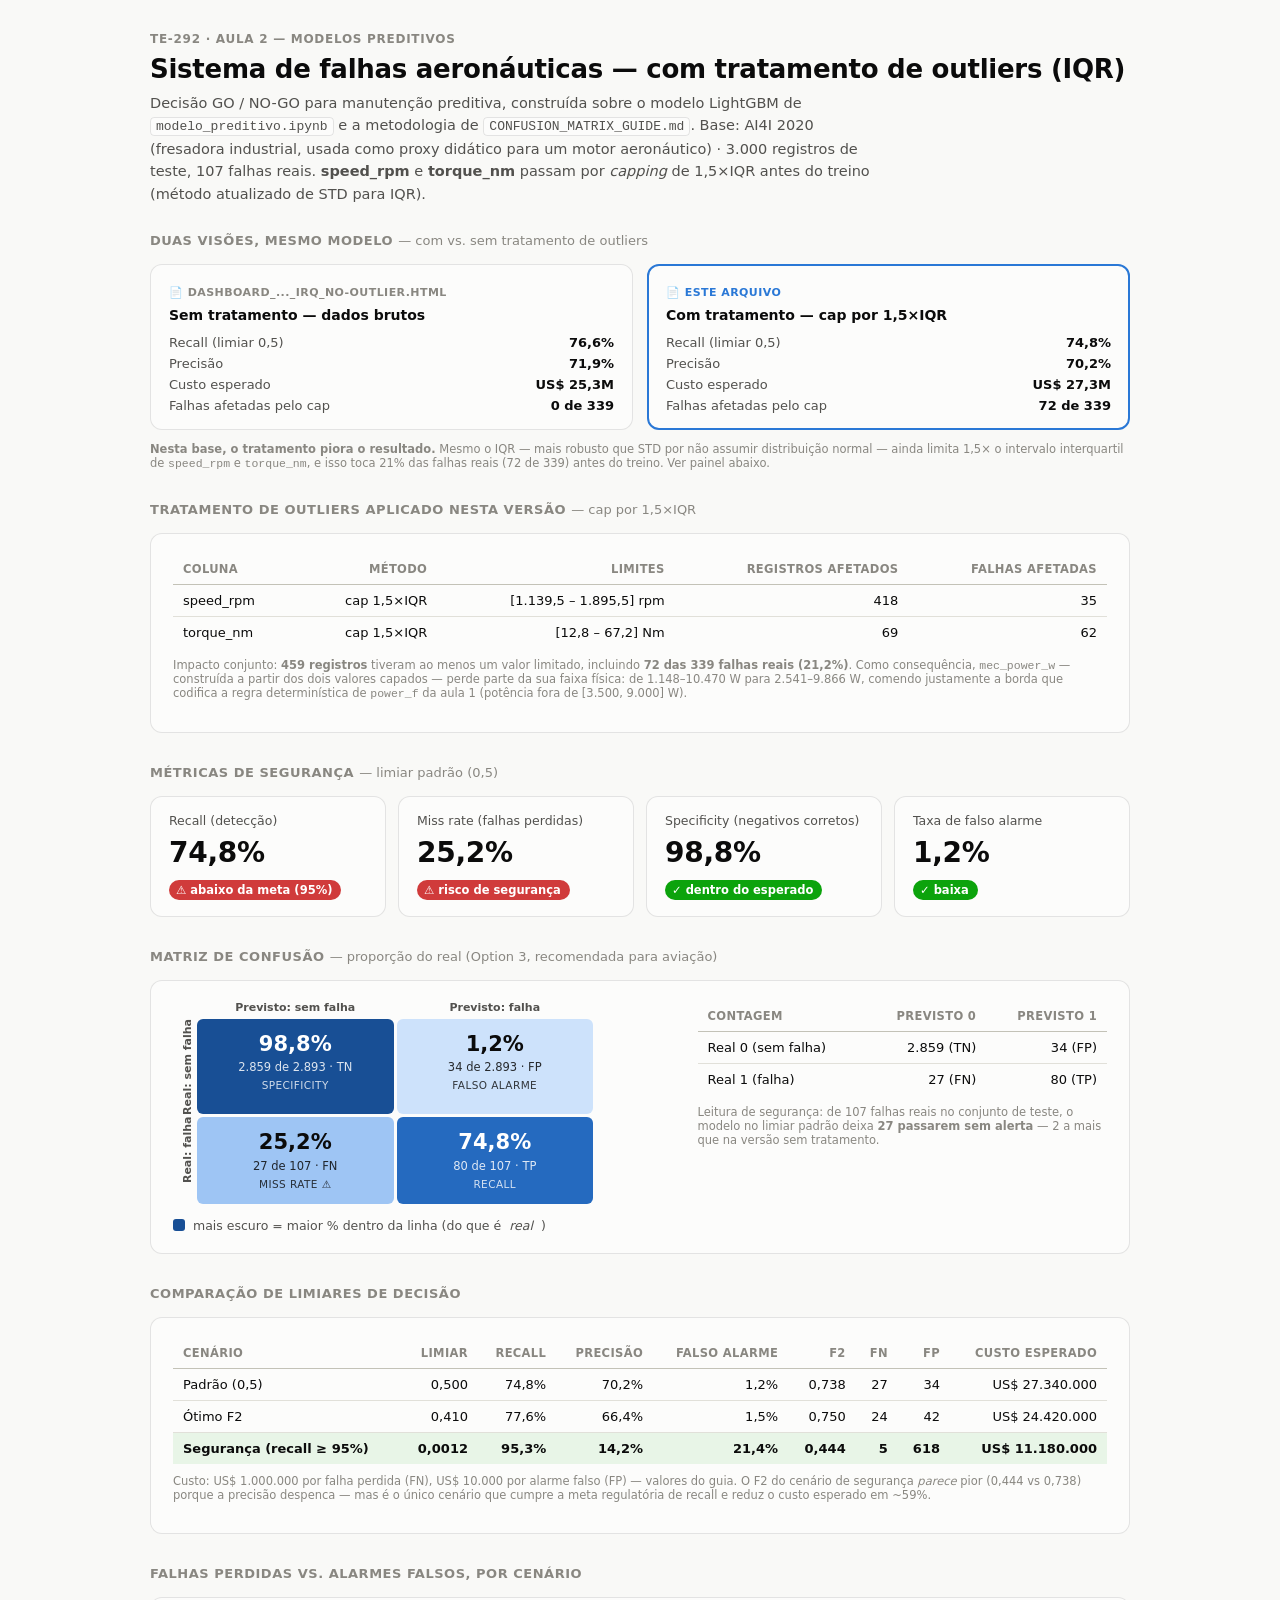
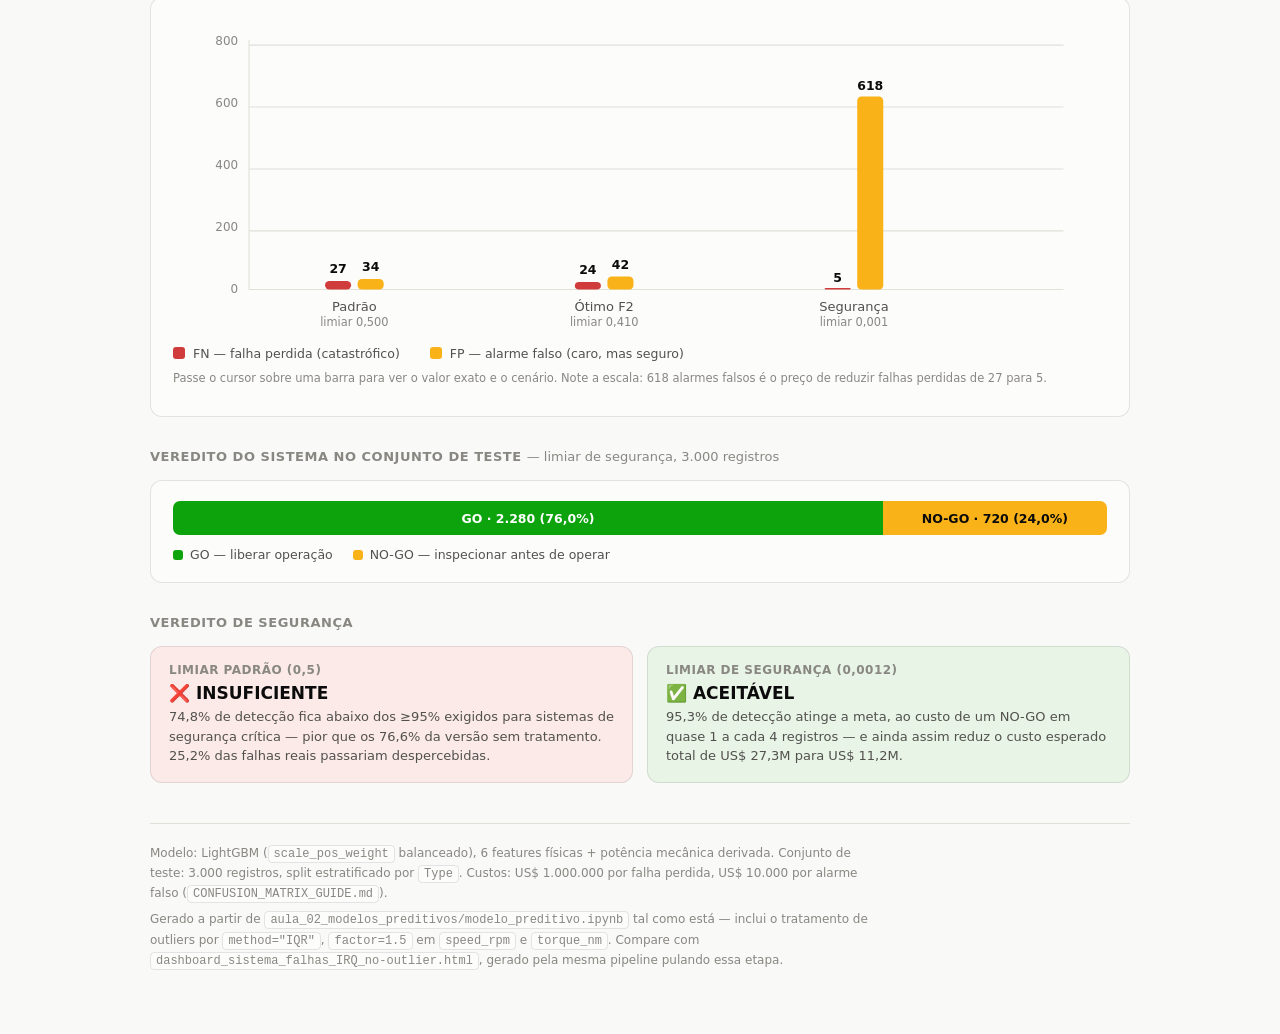
<file: aula_02_modelos_preditivos/dashboard_sistema_falhas_IRQ_outlier.html>
<!doctype html>
<html lang="pt-BR">
<head>
<meta charset="utf-8">
<meta name="viewport" content="width=device-width, initial-scale=1">
<title>Falhas Aeronáuticas — Com Outliers (IQR)</title>
<style>
  .viz-root {
    color-scheme: light;
    --surface-1:      #fcfcfb;
    --surface-page:    #f9f9f7;
    --text-primary:   #0b0b0b;
    --text-secondary: #52514e;
    --text-muted:     #898781;
    --gridline:       #e1e0d9;
    --baseline:       #c3c2b7;
    --border:         rgba(11,11,11,0.10);
    --series-blue:    #2a78d6;
    --seq-100: #cde2fb; --seq-200: #9ec5f4; --seq-300: #6da7ec;
    --seq-400: #3987e5; --seq-500: #256abf; --seq-600: #184f95; --seq-700: #0d366b;
    --status-good:     #0ca30c;
    --status-warning:  #fab219;
    --status-serious:  #ec835a;
    --status-critical: #d03b3b;
    --success-text:    #006300;
  }
  @media (prefers-color-scheme: dark) {
    :root:where(:not([data-theme="light"])) .viz-root {
      color-scheme: dark;
      --surface-1:      #1a1a19;
      --surface-page:    #0d0d0d;
      --text-primary:   #ffffff;
      --text-secondary: #c3c2b7;
      --text-muted:     #898781;
      --gridline:       #2c2c2a;
      --baseline:       #383835;
      --border:         rgba(255,255,255,0.10);
      --series-blue:    #3987e5;
      --seq-100: #184f95; --seq-200: #1c5cab; --seq-300: #256abf;
      --seq-400: #3987e5; --seq-500: #5598e7; --seq-600: #86b6ef; --seq-700: #cde2fb;
      --status-good:     #0ca30c;
      --status-warning:  #fab219;
      --status-serious:  #ec835a;
      --status-critical: #d03b3b;
      --success-text:    #0ca30c;
    }
  }
  :root[data-theme="dark"] .viz-root {
    color-scheme: dark;
    --surface-1:      #1a1a19;
    --surface-page:    #0d0d0d;
    --text-primary:   #ffffff;
    --text-secondary: #c3c2b7;
    --text-muted:     #898781;
    --gridline:       #2c2c2a;
    --baseline:       #383835;
    --border:         rgba(255,255,255,0.10);
    --series-blue:    #3987e5;
    --seq-100: #184f95; --seq-200: #1c5cab; --seq-300: #256abf;
    --seq-400: #3987e5; --seq-500: #5598e7; --seq-600: #86b6ef; --seq-700: #cde2fb;
    --status-good:     #0ca30c;
    --status-warning:  #fab219;
    --status-serious:  #ec835a;
    --status-critical: #d03b3b;
    --success-text:    #0ca30c;
  }

  .viz-root {
    background: var(--surface-page);
    color: var(--text-primary);
    font-family: system-ui, -apple-system, "Segoe UI", sans-serif;
    padding: 32px 20px 64px;
    box-sizing: border-box;
  }
  .viz-root * { box-sizing: border-box; }
  .wrap { max-width: 980px; margin: 0 auto; }

  header.page-head { margin-bottom: 28px; }
  .eyebrow {
    font-size: 12px; font-weight: 600; letter-spacing: .06em; text-transform: uppercase;
    color: var(--text-muted); margin: 0 0 8px;
  }
  h1 { font-size: 26px; font-weight: 700; margin: 0 0 8px; letter-spacing: -0.01em; }
  .sub { font-size: 14.5px; color: var(--text-secondary); line-height: 1.55; max-width: 720px; margin: 0; }
  .sub code { background: var(--surface-1); border: 1px solid var(--border); border-radius: 4px; padding: 1px 5px; font-size: 13px; }

  section { margin-bottom: 32px; }
  .card {
    background: var(--surface-1);
    border: 1px solid var(--border);
    border-radius: 12px;
    padding: 20px 22px;
  }
  h2 {
    font-size: 13px; font-weight: 700; letter-spacing: .04em; text-transform: uppercase;
    color: var(--text-muted); margin: 0 0 16px;
  }
  h2 .h2-note { text-transform: none; letter-spacing: normal; font-weight: 400; color: var(--text-muted); }

  /* Comparison strip */
  .compare-strip { display: grid; grid-template-columns: 1fr 1fr; gap: 14px; }
  @media (max-width: 640px) { .compare-strip { grid-template-columns: 1fr; } }
  .compare-card {
    border-radius: 12px; padding: 16px 18px; border: 1px solid var(--border);
    background: var(--surface-1);
  }
  .compare-card.active { border-color: var(--series-blue); border-width: 2px; padding: 15px 17px; }
  .compare-tag {
    display: inline-flex; align-items: center; gap: 5px; font-size: 11px; font-weight: 700;
    text-transform: uppercase; letter-spacing: .04em; color: var(--text-muted); margin: 0 0 8px;
  }
  .compare-tag.this-file { color: var(--series-blue); }
  .compare-title { font-size: 14px; font-weight: 700; margin: 0 0 12px; }
  .compare-rows { display: flex; flex-direction: column; gap: 6px; }
  .compare-row { display: flex; justify-content: space-between; font-size: 13px; }
  .compare-row .cr-label { color: var(--text-secondary); }
  .compare-row .cr-value { font-weight: 700; font-variant-numeric: tabular-nums; }

  /* KPI row */
  .kpi-row { display: grid; grid-template-columns: repeat(4, 1fr); gap: 12px; }
  .kpi {
    background: var(--surface-1); border: 1px solid var(--border); border-radius: 12px;
    padding: 16px 18px;
  }
  .kpi-label { font-size: 12.5px; color: var(--text-secondary); margin: 0 0 8px; }
  .kpi-value { font-size: 28px; font-weight: 700; margin: 0 0 10px; letter-spacing: -0.01em; }
  .badge {
    display: inline-flex; align-items: center; gap: 5px;
    font-size: 11.5px; font-weight: 600; padding: 3px 9px 3px 7px; border-radius: 999px;
  }
  .badge.good { background: var(--status-good); color: #ffffff; }
  .badge.warning { background: var(--status-warning); color: #0b0b0b; }
  .badge.critical { background: var(--status-critical); color: #ffffff; }

  /* Confusion matrix */
  .cm-layout { display: grid; grid-template-columns: 1.1fr 0.9fr; gap: 24px; align-items: start; }
  @media (max-width: 720px) { .cm-layout { grid-template-columns: 1fr; } }
  .cm-grid { display: grid; grid-template-columns: auto repeat(2, 1fr); grid-template-rows: auto auto auto; gap: 3px; max-width: 420px; }
  .cm-cell {
    border-radius: 6px; padding: 14px 10px; text-align: center; position: relative;
  }
  .cm-cell .cm-pct { font-size: 21px; font-weight: 700; line-height: 1.1; }
  .cm-cell .cm-n { font-size: 11.5px; margin-top: 4px; opacity: .85; }
  .cm-cell .cm-tag { font-size: 10.5px; text-transform: uppercase; letter-spacing: .04em; margin-top: 5px; opacity: .8; }
  .cm-axis-label { font-size: 11px; color: var(--text-muted); display: flex; align-items: center; justify-content: center; text-align: center; padding: 4px; }
  .cm-corner { }
  .cm-col-head { font-size: 11px; font-weight: 600; color: var(--text-secondary); text-align: center; padding-bottom: 2px; }
  .cm-row-head { font-size: 11px; font-weight: 600; color: var(--text-secondary); display:flex; align-items:center; justify-content:flex-end; padding-right:8px; writing-mode: vertical-rl; transform: rotate(180deg); }

  .legend-row { display: flex; align-items: center; gap: 8px; font-size: 12.5px; color: var(--text-secondary); margin-top: 14px; }
  .legend-swatch { width: 12px; height: 12px; border-radius: 3px; flex: none; }

  table.data-table { width: 100%; border-collapse: collapse; font-size: 13px; }
  table.data-table th, table.data-table td {
    text-align: right; padding: 8px 10px; border-bottom: 1px solid var(--gridline);
    font-variant-numeric: tabular-nums;
  }
  table.data-table th:first-child, table.data-table td:first-child { text-align: left; font-variant-numeric: normal; }
  table.data-table thead th { color: var(--text-muted); font-weight: 600; font-size: 11.5px; text-transform: uppercase; letter-spacing: .03em; border-bottom: 1px solid var(--baseline); }
  table.data-table tbody tr:last-child td { border-bottom: none; }
  table.data-table td.hero-row, table.data-table tr.hero td { font-weight: 700; color: var(--text-primary); }
  tr.row-safety td { background: color-mix(in oklab, var(--status-good) 8%, transparent); }

  /* Bar chart (FN vs FP) */
  .bars-card svg { width: 100%; height: auto; display: block; }
  .bar-tooltip-hint { font-size: 11.5px; color: var(--text-muted); margin-top: 10px; }

  /* Stacked GO/NO-GO */
  .stack-wrap { }
  .stack-bar { display: flex; width: 100%; height: 34px; border-radius: 7px; overflow: hidden; }
  .stack-seg { display: flex; align-items: center; justify-content: center; font-size: 12.5px; font-weight: 600; color: #ffffff; white-space: nowrap; }
  .stack-legend { display: flex; gap: 20px; margin-top: 12px; flex-wrap: wrap; }
  .stack-legend-item { display: flex; align-items: center; gap: 7px; font-size: 12.5px; color: var(--text-secondary); }
  .stack-legend-dot { width: 10px; height: 10px; border-radius: 3px; }

  /* Verdict banners */
  .verdict-row { display: grid; grid-template-columns: 1fr 1fr; gap: 14px; }
  @media (max-width: 640px) { .verdict-row { grid-template-columns: 1fr; } }
  .verdict {
    border-radius: 12px; padding: 16px 18px; border: 1px solid var(--border);
  }
  .verdict.bad { background: color-mix(in oklab, var(--status-critical) 10%, var(--surface-1)); }
  .verdict.ok { background: color-mix(in oklab, var(--status-good) 10%, var(--surface-1)); }
  .verdict-title { font-size: 12px; font-weight: 700; text-transform: uppercase; letter-spacing: .04em; color: var(--text-muted); margin: 0 0 6px; }
  .verdict-headline { font-size: 17px; font-weight: 700; margin: 0 0 4px; display:flex; align-items:center; gap:8px; }
  .verdict-detail { font-size: 13px; color: var(--text-secondary); margin: 0; line-height: 1.5; }

  footer { margin-top: 40px; padding-top: 20px; border-top: 1px solid var(--gridline); }
  footer p { font-size: 12px; color: var(--text-muted); line-height: 1.6; margin: 0 0 6px; max-width: 720px; }
  footer code { background: var(--surface-1); border: 1px solid var(--border); border-radius: 4px; padding: 1px 5px; }

  @media (max-width: 720px) {
    .kpi-row { grid-template-columns: repeat(2, 1fr); }
  }
</style>
</head>
<body>
<style>body{margin:0;}</style>

<div class="viz-root">
  <div class="wrap">

    <header class="page-head">
      <p class="eyebrow">TE-292 · Aula 2 — Modelos preditivos</p>
      <h1>Sistema de falhas aeronáuticas — com tratamento de outliers (IQR)</h1>
      <p class="sub">
        Decisão GO / NO-GO para manutenção preditiva, construída sobre o modelo LightGBM de
        <code>modelo_preditivo.ipynb</code> e a metodologia de <code>CONFUSION_MATRIX_GUIDE.md</code>.
        Base: AI4I 2020 (fresadora industrial, usada como proxy didático para um motor aeronáutico) ·
        3.000 registros de teste, 107 falhas reais. <strong>speed_rpm</strong> e <strong>torque_nm</strong>
        passam por <em>capping</em> de 1,5×IQR antes do treino (método atualizado de STD para IQR).
      </p>
    </header>

    <section>
      <h2>Duas visões, mesmo modelo <span class="h2-note">— com vs. sem tratamento de outliers</span></h2>
      <div class="compare-strip">
        <div class="compare-card">
          <p class="compare-tag">📄 dashboard_..._IRQ_no-outlier.html</p>
          <p class="compare-title">Sem tratamento — dados brutos</p>
          <div class="compare-rows">
            <div class="compare-row"><span class="cr-label">Recall (limiar 0,5)</span><span class="cr-value">76,6%</span></div>
            <div class="compare-row"><span class="cr-label">Precisão</span><span class="cr-value">71,9%</span></div>
            <div class="compare-row"><span class="cr-label">Custo esperado</span><span class="cr-value">US$ 25,3M</span></div>
            <div class="compare-row"><span class="cr-label">Falhas afetadas pelo cap</span><span class="cr-value">0 de 339</span></div>
          </div>
        </div>
        <div class="compare-card active">
          <p class="compare-tag this-file">📄 Este arquivo</p>
          <p class="compare-title">Com tratamento — cap por 1,5×IQR</p>
          <div class="compare-rows">
            <div class="compare-row"><span class="cr-label">Recall (limiar 0,5)</span><span class="cr-value">74,8%</span></div>
            <div class="compare-row"><span class="cr-label">Precisão</span><span class="cr-value">70,2%</span></div>
            <div class="compare-row"><span class="cr-label">Custo esperado</span><span class="cr-value">US$ 27,3M</span></div>
            <div class="compare-row"><span class="cr-label">Falhas afetadas pelo cap</span><span class="cr-value">72 de 339</span></div>
          </div>
        </div>
      </div>
      <p class="bar-tooltip-hint" style="margin-top: 12px;">
        <strong>Nesta base, o tratamento piora o resultado.</strong> Mesmo o IQR — mais robusto que STD por não
        assumir distribuição normal — ainda limita 1,5× o intervalo interquartil de <code>speed_rpm</code> e
        <code>torque_nm</code>, e isso toca 21% das falhas reais (72 de 339) antes do treino. Ver painel abaixo.
      </p>
    </section>

    <section>
      <h2>Tratamento de outliers aplicado nesta versão <span class="h2-note">— cap por 1,5×IQR</span></h2>
      <div class="card">
        <table class="data-table">
          <thead>
            <tr><th>Coluna</th><th>Método</th><th>Limites</th><th>Registros afetados</th><th>Falhas afetadas</th></tr>
          </thead>
          <tbody>
            <tr><td>speed_rpm</td><td>cap 1,5×IQR</td><td>[1.139,5 – 1.895,5] rpm</td><td>418</td><td>35</td></tr>
            <tr><td>torque_nm</td><td>cap 1,5×IQR</td><td>[12,8 – 67,2] Nm</td><td>69</td><td>62</td></tr>
          </tbody>
        </table>
        <p class="bar-tooltip-hint">
          Impacto conjunto: <strong>459 registros</strong> tiveram ao menos um valor limitado, incluindo
          <strong>72 das 339 falhas reais (21,2%)</strong>. Como consequência, <code>mec_power_w</code> — construída
          a partir dos dois valores capados — perde parte da sua faixa física: de 1.148–10.470 W para
          2.541–9.866 W, comendo justamente a borda que codifica a regra determinística de <code>power_f</code>
          da aula 1 (potência fora de [3.500, 9.000] W).
        </p>
      </div>
    </section>

    <section>
      <h2>Métricas de segurança <span class="h2-note">— limiar padrão (0,5)</span></h2>
      <div class="kpi-row">
        <div class="kpi">
          <p class="kpi-label">Recall (detecção)</p>
          <p class="kpi-value">74,8%</p>
          <span class="badge critical">⚠ abaixo da meta (95%)</span>
        </div>
        <div class="kpi">
          <p class="kpi-label">Miss rate (falhas perdidas)</p>
          <p class="kpi-value">25,2%</p>
          <span class="badge critical">⚠ risco de segurança</span>
        </div>
        <div class="kpi">
          <p class="kpi-label">Specificity (negativos corretos)</p>
          <p class="kpi-value">98,8%</p>
          <span class="badge good">✓ dentro do esperado</span>
        </div>
        <div class="kpi">
          <p class="kpi-label">Taxa de falso alarme</p>
          <p class="kpi-value">1,2%</p>
          <span class="badge good">✓ baixa</span>
        </div>
      </div>
    </section>

    <section>
      <h2>Matriz de confusão <span class="h2-note">— proporção do real (Option 3, recomendada para aviação)</span></h2>
      <div class="card">
        <div class="cm-layout">
          <div>
            <div class="cm-grid">
              <div class="cm-corner"></div>
              <div class="cm-col-head">Previsto: sem falha</div>
              <div class="cm-col-head">Previsto: falha</div>

              <div class="cm-row-head">Real: sem falha</div>
              <div class="cm-cell" style="background: var(--seq-600); color:#fff;">
                <div class="cm-pct">98,8%</div>
                <div class="cm-n">2.859 de 2.893 · TN</div>
                <div class="cm-tag">Specificity</div>
              </div>
              <div class="cm-cell" style="background: var(--seq-100); color: var(--text-primary);">
                <div class="cm-pct">1,2%</div>
                <div class="cm-n">34 de 2.893 · FP</div>
                <div class="cm-tag">Falso alarme</div>
              </div>

              <div class="cm-row-head">Real: falha</div>
              <div class="cm-cell" style="background: var(--seq-200); color: var(--text-primary);">
                <div class="cm-pct">25,2%</div>
                <div class="cm-n">27 de 107 · FN</div>
                <div class="cm-tag">Miss rate ⚠</div>
              </div>
              <div class="cm-cell" style="background: var(--seq-500); color:#fff;">
                <div class="cm-pct">74,8%</div>
                <div class="cm-n">80 de 107 · TP</div>
                <div class="cm-tag">Recall</div>
              </div>
            </div>
            <div class="legend-row">
              <span class="legend-swatch" style="background: var(--seq-600);"></span> mais escuro = maior % dentro da linha (do que é <em>real</em>)
            </div>
          </div>

          <div>
            <table class="data-table" aria-label="Matriz de confusão em contagens absolutas">
              <thead>
                <tr><th>Contagem</th><th>Previsto 0</th><th>Previsto 1</th></tr>
              </thead>
              <tbody>
                <tr><td>Real 0 (sem falha)</td><td>2.859 (TN)</td><td>34 (FP)</td></tr>
                <tr><td>Real 1 (falha)</td><td>27 (FN)</td><td>80 (TP)</td></tr>
              </tbody>
            </table>
            <p class="bar-tooltip-hint">
              Leitura de segurança: de 107 falhas reais no conjunto de teste, o modelo no limiar padrão
              deixa <strong>27 passarem sem alerta</strong> — 2 a mais que na versão sem tratamento.
            </p>
          </div>
        </div>
      </div>
    </section>

    <section>
      <h2>Comparação de limiares de decisão</h2>
      <div class="card">
        <table class="data-table">
          <thead>
            <tr>
              <th>Cenário</th><th>Limiar</th><th>Recall</th><th>Precisão</th>
              <th>Falso alarme</th><th>F2</th><th>FN</th><th>FP</th><th>Custo esperado</th>
            </tr>
          </thead>
          <tbody>
            <tr>
              <td>Padrão (0,5)</td><td>0,500</td><td>74,8%</td><td>70,2%</td>
              <td>1,2%</td><td>0,738</td><td>27</td><td>34</td><td>US$ 27.340.000</td>
            </tr>
            <tr>
              <td>Ótimo F2</td><td>0,410</td><td>77,6%</td><td>66,4%</td>
              <td>1,5%</td><td>0,750</td><td>24</td><td>42</td><td>US$ 24.420.000</td>
            </tr>
            <tr class="row-safety hero">
              <td>Segurança (recall ≥ 95%)</td><td>0,0012</td><td>95,3%</td><td>14,2%</td>
              <td>21,4%</td><td>0,444</td><td>5</td><td>618</td><td>US$ 11.180.000</td>
            </tr>
          </tbody>
        </table>
        <p class="bar-tooltip-hint">
          Custo: US$ 1.000.000 por falha perdida (FN), US$ 10.000 por alarme falso (FP) — valores do guia.
          O F2 do cenário de segurança <em>parece</em> pior (0,444 vs 0,738) porque a precisão despenca —
          mas é o único cenário que cumpre a meta regulatória de recall e reduz o custo esperado em ~59%.
        </p>
      </div>
    </section>

    <section>
      <h2>Falhas perdidas vs. alarmes falsos, por cenário</h2>
      <div class="card bars-card">
        <svg viewBox="0 0 860 300" role="img" aria-label="Gráfico de barras comparando falsos negativos e falsos positivos nos três cenários de limiar">
          <!-- gridlines -->
          <g stroke="var(--gridline)" stroke-width="1">
            <line x1="70" y1="20" x2="70" y2="250"></line>
            <line x1="70" y1="250" x2="820" y2="250"></line>
          </g>
          <!-- y ticks: 0, 200, 400, 600, 800 -->
          <g font-size="11" fill="var(--text-muted)" font-family="system-ui, sans-serif">
            <text x="60" y="253" text-anchor="end">0</text>
            <text x="60" y="196" text-anchor="end">200</text>
            <text x="60" y="139" text-anchor="end">400</text>
            <text x="60" y="82" text-anchor="end">600</text>
            <text x="60" y="25" text-anchor="end">800</text>
          </g>
          <g stroke="var(--gridline)" stroke-width="1" stroke-dasharray="0">
            <line x1="70" y1="196" x2="820" y2="196"></line>
            <line x1="70" y1="139" x2="820" y2="139"></line>
            <line x1="70" y1="82"  x2="820" y2="82"></line>
            <line x1="70" y1="25"  x2="820" y2="25"></line>
          </g>

          <!-- scale: 230px = 800 units -> 0.2875 px/unit -->
          <!-- Group 1: Padrao — FN 27, FP 34 -->
          <g>
            <rect x="140" y="242.24" width="24" height="7.76" rx="4" fill="var(--status-critical)"><title>Padrão (0,5) · FN = 27 falhas perdidas</title></rect>
            <text x="152" y="235" text-anchor="middle" font-size="11.5" fill="var(--text-primary)" font-weight="600">27</text>
            <rect x="170" y="240.23" width="24" height="9.77" rx="4" fill="var(--status-warning)"><title>Padrão (0,5) · FP = 34 alarmes falsos</title></rect>
            <text x="182" y="233" text-anchor="middle" font-size="11.5" fill="var(--text-primary)" font-weight="600">34</text>
            <text x="167" y="270" text-anchor="middle" font-size="12" fill="var(--text-secondary)">Padrão</text>
            <text x="167" y="284" text-anchor="middle" font-size="10.5" fill="var(--text-muted)">limiar 0,500</text>
          </g>

          <!-- Group 2: F2 otimo — FN 24, FP 42 -->
          <g>
            <rect x="370" y="243.1" width="24" height="6.9" rx="4" fill="var(--status-critical)"><title>Ótimo F2 (0,41) · FN = 24 falhas perdidas</title></rect>
            <text x="382" y="236" text-anchor="middle" font-size="11.5" fill="var(--text-primary)" font-weight="600">24</text>
            <rect x="400" y="237.93" width="24" height="12.07" rx="4" fill="var(--status-warning)"><title>Ótimo F2 (0,41) · FP = 42 alarmes falsos</title></rect>
            <text x="412" y="231" text-anchor="middle" font-size="11.5" fill="var(--text-primary)" font-weight="600">42</text>
            <text x="397" y="270" text-anchor="middle" font-size="12" fill="var(--text-secondary)">Ótimo F2</text>
            <text x="397" y="284" text-anchor="middle" font-size="10.5" fill="var(--text-muted)">limiar 0,410</text>
          </g>

          <!-- Group 3: Seguranca — FN 5, FP 618 -->
          <g>
            <rect x="600" y="248.56" width="24" height="1.44" rx="1" fill="var(--status-critical)"><title>Segurança (recall≥95%) · FN = 5 falhas perdidas</title></rect>
            <text x="612" y="243" text-anchor="middle" font-size="11.5" fill="var(--text-primary)" font-weight="600">5</text>
            <rect x="630" y="72.33" width="24" height="177.67" rx="4" fill="var(--status-warning)"><title>Segurança (recall≥95%) · FP = 618 alarmes falsos</title></rect>
            <text x="642" y="66" text-anchor="middle" font-size="11.5" fill="var(--text-primary)" font-weight="600">618</text>
            <text x="627" y="270" text-anchor="middle" font-size="12" fill="var(--text-secondary)">Segurança</text>
            <text x="627" y="284" text-anchor="middle" font-size="10.5" fill="var(--text-muted)">limiar 0,001</text>
          </g>
        </svg>
        <div class="legend-row" style="margin-top: 2px;">
          <span class="legend-swatch" style="background: var(--status-critical);"></span> FN — falha perdida (catastrófico)
          <span style="width:14px;"></span>
          <span class="legend-swatch" style="background: var(--status-warning);"></span> FP — alarme falso (caro, mas seguro)
        </div>
        <p class="bar-tooltip-hint">Passe o cursor sobre uma barra para ver o valor exato e o cenário. Note a escala: 618 alarmes falsos é o preço de reduzir falhas perdidas de 27 para 5.</p>
      </div>
    </section>

    <section>
      <h2>Veredito do sistema no conjunto de teste <span class="h2-note">— limiar de segurança, 3.000 registros</span></h2>
      <div class="card">
        <div class="stack-wrap">
          <div class="stack-bar">
            <div class="stack-seg" style="width: 76.0%; background: var(--status-good);" title="GO — liberar operação: 2.280 registros (76,0%)">GO · 2.280 (76,0%)</div>
            <div class="stack-seg" style="width: 24.0%; background: var(--status-warning); color:#0b0b0b;" title="NO-GO — inspecionar: 720 registros (24,0%)">NO-GO · 720 (24,0%)</div>
          </div>
          <div class="stack-legend">
            <div class="stack-legend-item"><span class="stack-legend-dot" style="background: var(--status-good);"></span> GO — liberar operação</div>
            <div class="stack-legend-item"><span class="stack-legend-dot" style="background: var(--status-warning);"></span> NO-GO — inspecionar antes de operar</div>
          </div>
        </div>
      </div>
    </section>

    <section>
      <h2>Veredito de segurança</h2>
      <div class="verdict-row">
        <div class="verdict bad">
          <p class="verdict-title">Limiar padrão (0,5)</p>
          <p class="verdict-headline">❌ INSUFICIENTE</p>
          <p class="verdict-detail">74,8% de detecção fica abaixo dos ≥95% exigidos para sistemas de segurança
            crítica — pior que os 76,6% da versão sem tratamento. 25,2% das falhas reais passariam despercebidas.</p>
        </div>
        <div class="verdict ok">
          <p class="verdict-title">Limiar de segurança (0,0012)</p>
          <p class="verdict-headline">✅ ACEITÁVEL</p>
          <p class="verdict-detail">95,3% de detecção atinge a meta, ao custo de um NO-GO em quase 1 a cada 4
            registros — e ainda assim reduz o custo esperado total de US$ 27,3M para US$ 11,2M.</p>
        </div>
      </div>
    </section>

    <footer>
      <p>Modelo: LightGBM (<code>scale_pos_weight</code> balanceado), 6 features físicas + potência mecânica derivada.
      Conjunto de teste: 3.000 registros, split estratificado por <code>Type</code>. Custos: US$ 1.000.000 por falha
      perdida, US$ 10.000 por alarme falso (<code>CONFUSION_MATRIX_GUIDE.md</code>).</p>
      <p>Gerado a partir de <code>aula_02_modelos_preditivos/modelo_preditivo.ipynb</code> tal como está — inclui o
      tratamento de outliers por <code>method="IQR"</code>, <code>factor=1.5</code> em <code>speed_rpm</code> e
      <code>torque_nm</code>. Compare com <code>dashboard_sistema_falhas_IRQ_no-outlier.html</code>, gerado pela
      mesma pipeline pulando essa etapa.</p>
    </footer>

  </div>
</div>
</body>
</html>
</file>
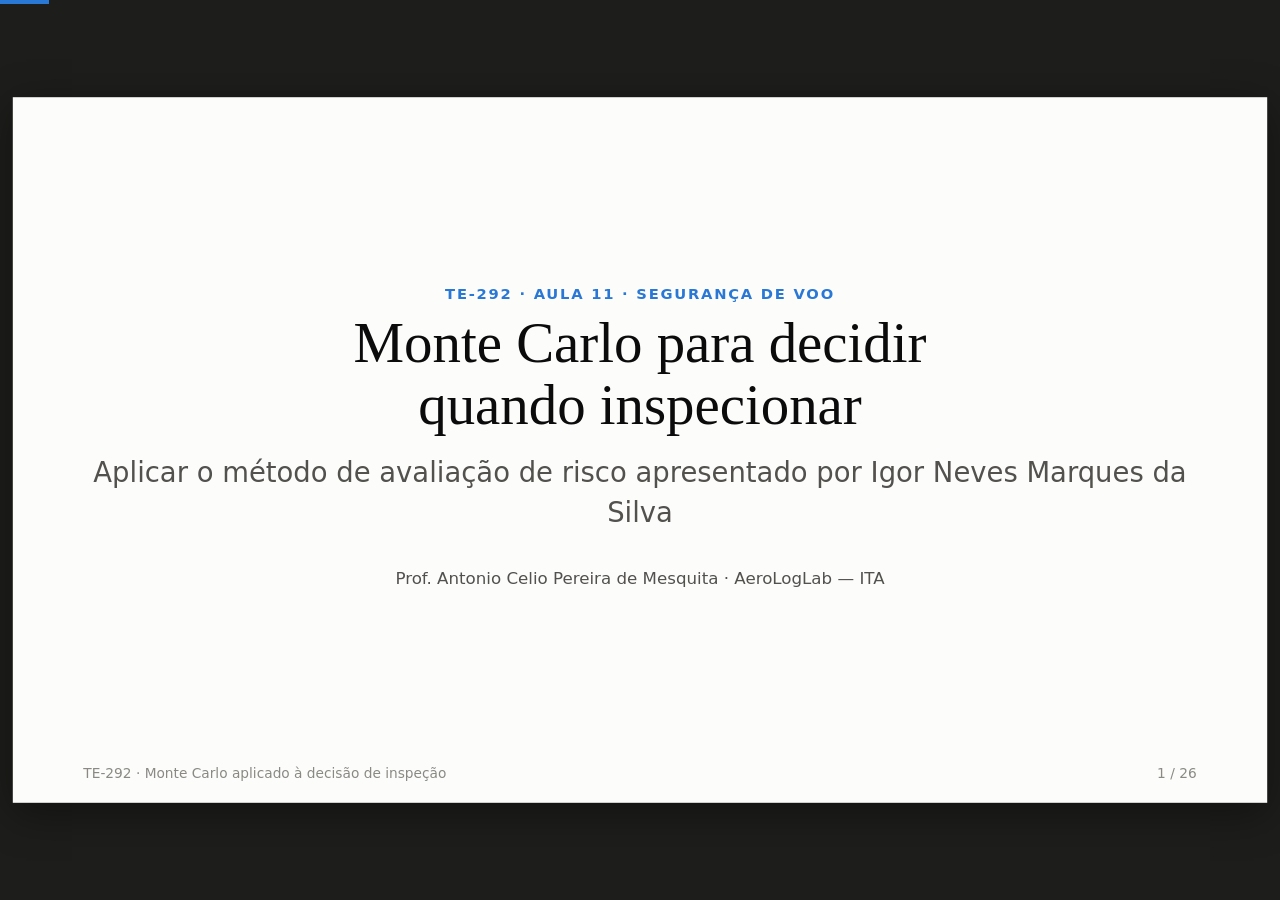
<file: aula_11_ontologia/safety_slides.html>
<!doctype html>
<html lang="pt-BR">
<head>
<meta charset="utf-8">
<meta name="viewport" content="width=device-width, initial-scale=1">
<title>Monte Carlo aplicado à decisão de inspeção — método de Igor Neves</title>
<style>
:root{
  --bg:#fcfcfb; --ink:#0b0b0b; --ink2:#52514e; --muted:#8a8984; --line:#e4e3df; --soft:#f3f2ef;
  --s1:#2a78d6; --s2:#eb6834; --s3:#1baf7a; --s7:#6250d6;
  --fab:var(--s1); --op:var(--s2);
  --serif:Georgia,"Times New Roman",serif; --sans:"Segoe UI",system-ui,-apple-system,Roboto,Arial,sans-serif;
}
*{box-sizing:border-box}
html,body{margin:0;height:100%;background:#1d1d1b;overflow:hidden;font-family:var(--sans);color:var(--ink)}
#stage{position:absolute;left:50%;top:50%;width:1280px;height:720px;transform-origin:center;background:var(--bg);box-shadow:0 10px 40px rgba(0,0,0,.4)}
.slide{position:absolute;inset:0;padding:52px 72px 64px;display:none;flex-direction:column}
.slide.active{display:flex}
.kicker{font-size:15px;letter-spacing:.12em;text-transform:uppercase;color:var(--s1);font-weight:600;margin-bottom:10px}
h1{font-family:var(--serif);font-weight:500;font-size:58px;line-height:1.08;margin:0 0 18px}
h2{font-family:var(--serif);font-weight:500;font-size:40px;line-height:1.15;margin:0 0 26px}
h3{font-size:22px;margin:0 0 10px;font-weight:600}
p,li{font-size:24px;line-height:1.45;margin:0 0 12px}
ul,ol{margin:0;padding-left:28px}
small,.note{font-size:17px;color:var(--ink2)}
.lead{font-size:28px;color:var(--ink2)}
.grid2{display:grid;grid-template-columns:1fr 1fr;gap:28px}
.grid3{display:grid;grid-template-columns:repeat(3,1fr);gap:22px}
.grid4{display:grid;grid-template-columns:repeat(4,1fr);gap:18px}
.card{background:#fff;border:1px solid var(--line);border-radius:12px;padding:22px 24px}
.card p,.card li{font-size:21px}
.card.fab{border-top:5px solid var(--fab)} .card.op{border-top:5px solid var(--op)}
.card.acc{border-top:5px solid var(--s3)} .card.vio{border-top:5px solid var(--s7)}
.big{font-family:var(--serif);font-size:84px;line-height:1;margin:8px 0}
.q{border-left:6px solid var(--s2);background:#fff6f1;padding:16px 22px;border-radius:0 10px 10px 0;font-size:26px;margin-top:auto}
.ok{border-left:6px solid var(--s3);background:#effaf5;padding:16px 22px;border-radius:0 10px 10px 0;font-size:24px;margin-top:auto}
.center{align-items:center;justify-content:center;text-align:center}
table{border-collapse:collapse;width:100%;font-size:22px}
th,td{padding:10px 14px;border-bottom:1px solid var(--line);text-align:left;vertical-align:top}
th{font-size:16px;letter-spacing:.06em;text-transform:uppercase;color:var(--ink2);font-weight:600}
td.n,th.n{text-align:right;font-variant-numeric:tabular-nums}
tr.tot td{font-weight:700;border-top:2px solid var(--ink)}
code{font-family:Consolas,monospace;background:var(--soft);padding:1px 6px;border-radius:4px;font-size:.92em}
.tag{display:inline-block;font-size:15px;font-weight:600;padding:3px 10px;border-radius:99px;background:var(--soft);color:var(--ink2);margin-right:6px}
.chain{display:flex;align-items:center;gap:10px;flex-wrap:nowrap;margin:18px 0}
.node{background:#fff;border:2px solid var(--ink);border-radius:10px;padding:14px 18px;font-size:22px;font-weight:600;text-align:center;min-width:130px}
.node.res{border-color:var(--s3)}
.arrow{display:flex;flex-direction:column;align-items:center;font-size:15px;color:var(--ink2);min-width:96px}
.arrow span{white-space:nowrap}
.arrow i{font-style:normal;font-size:22px;line-height:1;color:var(--ink2)}
.layer{display:grid;grid-template-columns:70px 1fr;gap:18px;align-items:start;margin-bottom:18px}
.layer b.num{font-family:var(--serif);font-size:52px;line-height:1;color:var(--s1)}
.footer{position:absolute;left:72px;right:72px;bottom:22px;display:flex;justify-content:space-between;font-size:14px;color:var(--muted)}
.frag{visibility:hidden;opacity:0;transition:opacity .25s}
.frag.on{visibility:visible;opacity:1}
aside.notes{display:none}
#notes{position:fixed;left:0;right:0;bottom:0;max-height:32vh;overflow:auto;background:#111;color:#eee;font:16px/1.5 var(--sans);padding:14px 22px;display:none;z-index:9}
body.shownotes #notes{display:block}
#progress{position:fixed;left:0;top:0;height:4px;background:var(--s1);z-index:8;transition:width .2s}
/* charts */
.hbar{display:grid;grid-template-columns:340px 1fr;gap:10px 18px;align-items:center}
.hbar .lab{font-size:20px;text-align:right;color:var(--ink)}
.hbar .lab small{display:block;font-size:15px}
.track{position:relative;height:38px}
.bar{height:100%;border-radius:0 4px 4px 0;position:relative;cursor:default}
.bar .v{position:absolute;left:calc(100% + 10px);top:50%;transform:translateY(-50%);font-size:20px;font-weight:600;color:var(--ink);white-space:nowrap}
.bar.hyp{background:repeating-linear-gradient(45deg,var(--op) 0 6px,#fbd3c2 6px 12px)}
.legend{display:flex;gap:22px;font-size:17px;color:var(--ink2);margin:6px 0 14px}
.legend span::before{content:"";display:inline-block;width:14px;height:14px;border-radius:3px;margin-right:7px;vertical-align:-2px;background:var(--c)}
.stack{display:flex;gap:2px;height:64px;width:100%;margin:12px 0 8px}
.stack div{height:100%;cursor:default}
.stack div:first-child{border-radius:4px 0 0 4px}.stack div:last-child{border-radius:0 4px 4px 0}
.axis{display:flex;justify-content:space-between;font-size:15px;color:var(--muted);border-top:1px solid var(--line);padding-top:4px}
.vbars{display:flex;align-items:flex-end;gap:60px;height:330px;padding:0 40px;border-bottom:1px solid var(--ink2)}
.vbars .col{flex:1;display:flex;flex-direction:column;align-items:center;justify-content:flex-end;height:100%}
.vbars .b{width:110px;background:var(--s1);border-radius:4px 4px 0 0;cursor:default}
.vbars .val{font-size:24px;font-weight:600;margin-bottom:6px}
.vlabels{display:flex;gap:60px;padding:8px 40px 0}
.vlabels div{flex:1;text-align:center;font-size:19px}
#tip{position:fixed;pointer-events:none;background:#fff;color:var(--ink);border:1px solid var(--line);box-shadow:0 4px 16px rgba(0,0,0,.15);border-radius:8px;padding:8px 12px;font-size:15px;display:none;z-index:10;max-width:280px}
.formula{font-family:var(--serif);font-size:34px;text-align:center;background:#fff;border:1px solid var(--line);border-radius:12px;padding:22px;margin:6px 0 22px}
.box2{display:grid;grid-template-columns:1fr 1fr;gap:0;border:2px solid var(--ink);border-radius:12px;overflow:hidden}
.box2>div{padding:22px 26px}
.box2>div+div{border-left:2px dashed var(--ink2);background:#fff7f2}
@media print{ .slide{display:flex!important;position:relative;page-break-after:always;height:720px} #stage{transform:none!important;position:static;box-shadow:none} html,body{overflow:visible;background:#fff} .frag{visibility:visible;opacity:1} #progress,#notes{display:none!important}}

.stair{display:flex;align-items:flex-end;gap:10px;height:330px;margin-top:6px}
.stair div{flex:1;background:#fff;border:2px solid var(--ink);border-radius:10px 10px 0 0;padding:12px 12px;display:flex;flex-direction:column;justify-content:flex-start}
.stair b{font-size:20px} .stair span{font-size:16px;color:var(--ink2);margin-top:6px;line-height:1.35}
.stair .val{border-color:var(--s2);border-style:dashed}
.dot{position:relative;height:90px;margin:6px 0 4px;border-bottom:1px solid var(--line)}
.dot .wh{position:absolute;top:38px;height:2px;background:var(--s1)}
.dot .wh::before,.dot .wh::after{content:"";position:absolute;top:-8px;width:2px;height:18px;background:var(--s1)}
.dot .wh::before{left:0}.dot .wh::after{right:0}
.dot .pt{position:absolute;top:30px;width:18px;height:18px;border-radius:50%;margin-left:-9px;border:2px solid var(--bg)}
.dot .lbl{position:absolute;top:58px;font-size:15px;color:var(--ink2);transform:translateX(-50%);white-space:nowrap}
.dot .lblt{position:absolute;top:2px;font-size:15px;color:var(--ink);font-weight:600;transform:translateX(-50%);white-space:nowrap}
.grid6{display:grid;grid-template-columns:repeat(3,96px);gap:4px}
.cell{height:56px;border-radius:6px;display:flex;flex-direction:column;line-height:1.1;align-items:center;justify-content:center;font-size:20px;font-weight:600;background:#fff;border:2px solid var(--line)}
.cell small{display:block;font-size:12px;font-weight:400;color:var(--ink2)}
.cell.bad{border-color:var(--s2);background:#fff3ec}
</style>
</head>
<body>
<div id="progress"></div>
<div id="stage">
<section class="slide center"><div class="kicker">TE-292 · Aula 11 · Segurança de voo</div><h1>Monte Carlo para decidir<br>quando inspecionar</h1><p class="lead">Aplicar o método de avaliação de risco apresentado por Igor Neves Marques da Silva</p><p class="note" style="margin-top:22px">Prof. Antonio Celio Pereira de Mesquita · AeroLogLab — ITA</p><aside class="notes">O Monte Carlo é a técnica de simulação; o estudo de Igor organiza sua aplicação à avaliação de risco nos casos de disco e estrutura. A finalidade da aula é aprender a construir, executar e interpretar cenários de inspeção. Teclas: →/←, N para notas e F para tela cheia.</aside></section>
<section class="slide"><div class="kicker">A decisão que queremos apoiar</div><h2>Qual plano de inspeção escolher?</h2><div class="grid2"><div class="card fab"><h3>Plano atual</h3><p>Quando inspecionar?<br>Qual a capacidade de detectar ou prevenir a falha?</p></div><div class="card op"><h3>Plano alternativo</h3><p>Inspecionar mais cedo ou com maior frequência reduz o risco estimado?</p></div></div><div class="q">Simular os dois planos sob as mesmas hipóteses e comparar risco e incerteza.</div><aside class="notes">Peça uma decisão concreta: manter ou modificar o programa de inspeção. O modelo estima consequências dos planos; não escolhe automaticamente a alternativa de menor custo. Custo e viabilidade precisam de informação adicional.</aside></section>
<section class="slide"><div class="kicker">Estudo de referência · autoria</div><h2>Do estudo de Igor à sua aplicação</h2><p><b>Igor Neves Marques da Silva</b><br><i>Monte Carlo Simulation Application on Aviation Safety Risk Assessment</i><br><span class="note">Dissertação de mestrado · ITA · 2026</span></p><div class="grid2"><div class="card fab"><h3>Dois casos</h3><p>Disco de turbina: vida e intervenções.<br>Estrutura: crescimento de trinca e detecção.</p></div><div class="card op"><h3>Ao final da aula</h3><p>Definir um cenário, executar o modelo e justificar uma conclusão sobre o plano de inspeção.</p></div></div><aside class="notes">Atribuição do estudo e de sua aplicação, não da criação da técnica geral de Monte Carlo. Usaremos as implementações R dos casos e os notebooks Python da aula. Os parâmetros utilizados nos materiais são ilustrativos.</aside></section>
<section class="slide"><div class="kicker">O roteiro que será reutilizado</div><h2>Seis etapas para aplicar o método</h2><table><tr><th>Etapa</th><th>Pergunta a responder</th></tr><tr><td>1 · Definir a decisão</td><td>Qual evento, frota e período serão avaliados?</td></tr><tr><td>2 · Representar o sistema</td><td>Como surgem as falhas e como as inspeções atuam?</td></tr><tr><td>3 · Definir cenários</td><td>Quais parâmetros mudam entre os planos?</td></tr><tr><td>4 · Simular e repetir</td><td>Quais trajetórias podem ocorrer em cada plano?</td></tr><tr><td>5 · Estimar o risco</td><td>Qual a taxa e qual a precisão da estimativa?</td></tr><tr><td>6 · Sustentar a decisão</td><td>A conclusão resiste à incerteza e às hipóteses?</td></tr></table><aside class="notes">Este é o roteiro didático de aplicação organizado para a aula a partir dos dois casos; não apresentar como transcrição de uma formulação de seis etapas da dissertação. Retomar as seis perguntas ao transferir para outro problema.</aside></section>
<section class="slide"><div class="kicker">Etapa 1 · Definir a decisão</div><h2>Comece pelo evento e pela exposição</h2><table><tr><th>Defina antes de executar</th><th>Disco</th><th>Estrutura</th></tr><tr><td>Evento contado</td><td>Falha do disco</td><td>Trinca atinge 100 mm</td></tr><tr><td>População</td><td>1.779 motores</td><td>1.000 aeronaves</td></tr><tr><td>Horizonte</td><td>20 anos</td><td>80.000 ciclos por aeronave</td></tr><tr><td>Exposição para a taxa</td><td>Horas de motor</td><td>Horas de voo da frota</td></tr></table><div class="ok">Escreva o que será contado e em qual unidade, antes de escolher uma distribuição.</div><aside class="notes">No disco, a saída primária é falha de disco. A taxa catastrófica requer uma conversão adicional. Na estrutura, o código usa a condição maior ou igual a 100 mm. O critério de 1e-9/h é o didático adotado no estudo, não um limite universal para qualquer evento.</aside></section>
<section class="slide"><div class="kicker">Etapa 2 · Representar o sistema</div><h2>Quais entradas o novo cenário exige?</h2><table><tr><th>Grupo de entradas</th><th>O que informar</th></tr><tr><td>Operação</td><td>Tamanho e idade da frota; utilização; horizonte.</td></tr><tr><td>Falha ou degradação</td><td>Lei de vida ou de crescimento; parâmetros; condição de falha.</td></tr><tr><td>Inspeções</td><td>Primeira inspeção; intervalo; eficácia ou curva POD.</td></tr><tr><td>Intervenção</td><td>O que é renovado após falha ou detecção; limite de vida.</td></tr></table><div class="q">Para cada entrada: qual a fonte, qual a unidade e qual a incerteza?</div><aside class="notes">Distinguir parâmetros estimados com dados de valores adotados para explorar cenários. Não substituir automaticamente dados reais por distribuições uniformes só porque os exemplos as utilizam. Explicitar dependências entre utilização, crescimento e detecção quando forem relevantes.</aside></section>
<section class="slide"><div class="kicker">Etapa 4 · Entender a repetição</div><h2>Uma réplica representa uma frota possível</h2><div class="grid3"><div class="card fab"><h3>Dentro da réplica</h3><p>Sortear condições e acompanhar cada item até o fim do horizonte.</p></div><div class="card op"><h3>Saída da réplica</h3><p>Contar falhas e registrar a exposição acumulada da frota.</p></div><div class="card acc"><h3>Entre réplicas</h3><p>Repetir com novos sorteios para estimar média e erro-padrão.</p></div></div><div class="formula">1 réplica ≠ 1 aeronave<br><span style="font-size:23px">1.000 réplicas = 1.000 histórias possíveis da frota</span></div><aside class="notes">A frota simulada e o número de réplicas são dimensões diferentes. No caso estrutural, uma réplica inclui 1.000 aeronaves. Aumentar réplicas melhora a precisão numérica; não aumenta a informação operacional usada para calibrar o modelo.</aside></section>
<section class="slide"><div class="kicker">Caso 1 · Modelo do disco</div><h2>Quatro eventos comandam a trajetória</h2><table><tr><th>Próximo evento</th><th>O que o modelo faz</th></tr><tr><td>Falha do disco</td><td>Conta uma falha e substitui o disco.</td></tr><tr><td>Inspeção programada</td><td>Com a eficácia adotada, renova o processo de falha.</td></tr><tr><td>Inspeção por ITT</td><td>Aplica a mesma regra probabilística de eficácia.</td></tr><tr><td>Limite de vida</td><td>Substitui o disco sem contar falha.</td></tr></table><p class="note" style="margin-top:14px">Vida do disco: Weibull (β = 3,5; η = 85.000 h). Limite: 25.000 h. Inspeção ineficaz preserva o relógio de falha.</p><aside class="notes">No código fornecido, uma inspeção eficaz reinicia o relógio de falha, mas não reinicia o relógio do limite de vida. Falha e limite de vida reiniciam ambos. Após cada evento, os relógios de inspeção programada e ITT são atualizados conforme a especificação. Essa é uma hipótese a rever em aplicações futuras.</aside></section>
<section class="slide"><div class="kicker">Caso 1 · Uma trajetória</div><h2>Como simular um motor</h2><ol><li>Partir da idade atual e sortear os tempos até os eventos.</li><li>Avançar até o evento que ocorrer primeiro.</li><li>Aplicar a regra: contar falha, renovar ou manter a condição.</li><li>Atualizar os relógios e continuar até o horizonte.</li><li>Somar as falhas de todos os motores da frota.</li></ol><div class="ok">Para um motor já em serviço, sortear a vida condicionada à idade já atingida.</div><aside class="notes">No notebook, as seções 5.1 e 5.3 detalham as regras. Use o gabarito como demonstração computacional. A escrita de uma implementação independente pode ser aprofundamento; o percurso principal da aula é aplicar o modelo e interpretar cenários.</aside></section>
<section class="slide"><div class="kicker">Caso 2 · Modelo estrutural</div><h2>A trinca cresce; a inspeção pode detectá-la</h2><div class="formula">a(N) = a₀ e<sup>AN</sup></div><div class="grid2"><div class="card fab"><h3>Crescimento</h3><p>a₀: 0,1 a 1 mm.<br>A: 1,8 × 10⁻⁴ a 2,0 × 10⁻⁴ por ciclo.<br>Falha: a ≥ 100 mm.</p></div><div class="card op"><h3>Detecção</h3><p>A POD aumenta com a trinca.<br>Detectar permite renovar antes da falha; não detectar permite continuar o crescimento.</p></div></div><aside class="notes">a0 e A são sorteados uniformemente nos intervalos do exemplo. N mede os ciclos desde a condição inicial da peça ou desde a renovação, não o total de ciclos da aeronave. A curva POD fornecida tem beta 1,5, eta 10 mm e gama 1 mm; abaixo de gama a detecção é nula. Os parâmetros são ilustrativos.</aside></section>
<section class="slide"><div class="kicker">Caso 2 · Uma trajetória</div><h2>Como simular inspeções e crescimento</h2><ol><li>Sortear a trinca inicial, o crescimento e a relação horas/ciclo.</li><li>Determinar a próxima oportunidade de inspeção.</li><li>Calcular se a trinca atinge o tamanho crítico antes dela.</li><li>Se não falhar, sortear a detecção segundo a POD.</li><li>Renovar após falha ou detecção e continuar até 80.000 ciclos.</li></ol><p class="note">A renovação reinicia a condição da peça; a aeronave continua acumulando ciclos. Sem falha ou detecção, a trinca continua crescendo.</p><aside class="notes">A execução reproduz as regras do script estrutural, incluindo a antecipação aleatória de até 1.000 ciclos na inspeção. O código controla separadamente ciclos acumulados da aeronave e ciclos associados à evolução da peça. Não reescrever o relógio como simples incremento sem conferir essa distinção.</aside></section>
<section class="slide"><div class="kicker">Etapa 3 · Definir cenários</div><h2>Mude o plano, preserve a comparação</h2><table><tr><th>Caso</th><th>Plano base</th><th>Plano alternativo</th></tr><tr><td>Disco</td><td>Intervalo: 6.000 h<br>Eficácia: 75%</td><td>Intervalo: 3.000 h<br>Eficácia: 95%</td></tr><tr><td>Estrutura</td><td>Primeira inspeção: 15.000 ciclos<br>Intervalo: 7.500 ciclos</td><td>Primeira inspeção: 10.000 ciclos<br>Intervalo: 5.000 ciclos</td></tr></table><div class="q">Mantenha a mesma frota, horizonte, lei de falha e definição da taxa. Declare cada mudança.</div><aside class="notes">As sementes podem ser distintas entre cenários, desde que registradas. Mesma semente em códigos com diferentes sequências de chamadas não garante pareamento de trajetórias. Métodos com números aleatórios comuns exigem implementação deliberada e não são necessários para esta aula.</aside></section>
<section class="slide"><div class="kicker">Etapa 4 · Executar os modelos</div><h2>Use as funções prontas do notebook</h2><div class="grid2"><div class="card fab"><h3>Disco · seção 5.3</h3><p><code>f = repetir(6000, 0.75,<br>200, 2026)</code></p><p>Saída: falhas da frota em cada réplica.</p></div><div class="card op"><h3>Estrutura · seção 7.1</h3><p><code>f, h = repetir_estrutura(<br>15000, 7500, 300, 2026)</code></p><p>Saídas: falhas e horas por réplica.</p></div></div><p class="note" style="margin-top:16px">Os dois últimos argumentos são número de réplicas e semente. Execute antes as células que definem as funções.</p><div class="ok">Demonstração em R: 1.000 réplicas por cenário. A referência original usa 10.000.</div><aside class="notes">Os trechos são chamadas reais às funções presentes no gabarito. No notebook de exercícios, a tradução vetorizada está pronta; as funções dos exercícios 4 e 5 exigem preenchimento. Para demonstrar sem interrupções, use o gabarito. A tarefa possui notebook autônomo e usa 10.000 réplicas em Python.</aside></section>
<section class="slide"><div class="kicker">Etapa 5 · Transformar falhas em risco</div><h2>Cada taxa precisa de uma definição</h2><table><tr><th>Saída desejada</th><th>Cálculo no modelo</th></tr><tr><td>Disco · taxa de falha</td><td>Falhas médias ÷ horas de motor da frota.</td></tr><tr><td>Disco · taxa catastrófica</td><td>Taxa de falha × 2 motores × p, com p = 0,1 no cenário.</td></tr><tr><td>Estrutura · taxa por hora</td><td>Falhas estruturais ÷ horas de voo da frota.</td></tr></table><p style="margin-top:16px">No disco: 1.779 × 3.600 × 20 = <b>128.088.000 horas de motor</b>.</p><div class="q">O evento da taxa deve ser o mesmo evento ao qual o critério se refere.</div><aside class="notes">Os fatores 2 e p expressam a conversão adotada no estudo; não são universais. Para a estrutura, o Python usa exposição nominal: soma de 80.000 ciclos vezes horas/ciclo de cada aeronave. O R original tem uma diferença de aproximadamente 1% no denominador, já documentada no notebook; não dedicar a aula à reciclagem de matrizes. A tarefa calcula a média das taxas por réplica; a apresentação do R usa razão entre médias. Explicitar o estimador ao comparar números.</aside></section>
<section class="slide"><div class="kicker">Verificação necessária para aplicar</div><h2>Confira as horas antes de interpretar a taxa</h2><div class="grid2"><div class="card fab"><h3>Exposição correta</h3><p>2 falhas em 1.000.000 h</p><div class="formula" style="font-size:30px">2 × 10⁻⁶ falhas/h</div></div><div class="card op"><h3>Metade das horas contada</h3><p>2 falhas em 500.000 h</p><div class="formula" style="font-size:30px">4 × 10⁻⁶ falhas/h</div></div></div><div class="ok">A taxa dobrou sem ocorrer nenhuma falha adicional. Verifique evento, exposição e unidade.</div><aside class="notes">Exemplo apenas aritmético, independente dos valores dos dois casos. Antes de usar o método em uma nova frota, conferir a exposição efetivamente representada: utilização, horizonte, retirada de serviço e períodos sem operação. A exposição nominal pressupõe o horizonte indicado no modelo.</aside></section>
<section class="slide"><div class="kicker">Etapa 5 · Quantificar a precisão</div><h2>Quantas réplicas são suficientes?</h2><div class="formula">EP = s / √n <br><span style="font-size:23px">n: número de réplicas · s: desvio-padrão das réplicas</span></div><div class="grid2"><div class="card fab"><h3>Para explorar em aula</h3><p>1.000 réplicas R por cenário.<br>Execução rápida para entender o efeito dos planos.</p></div><div class="card op"><h3>Para refinar o resultado</h3><p>10.000 réplicas reduzem o EP por um fator de aproximadamente 3,16.</p></div></div><div class="q">Reporte média, EP e n. Se a precisão não separa o resultado do critério, aumente n.</div><aside class="notes">O número de réplicas depende da precisão necessária para a decisão. Não há n universalmente suficiente. Em eventos raros, avaliar também EP/média; zero falhas observadas não demonstra risco nulo. A faixa média ± 2 EP é uma aproximação de Monte Carlo, não uma incerteza completa do modelo.</aside></section>
<section class="slide"><div class="kicker">Etapa 6 · Comparar com o critério</div><h2>O plano muda a conclusão sobre o risco?</h2><table><tr><th>Evento avaliado</th><th>Plano base (/h)</th><th>Plano alternativo (/h)</th></tr><tr><td>Disco · evento catastrófico</td><td>1,048 × 10⁻⁸</td><td>7,78 × 10⁻¹⁰</td></tr><tr><td>Estrutura · falha estrutural</td><td>4,434 × 10⁻⁸</td><td>3,982 × 10⁻¹⁰</td></tr></table><p class="note" style="margin-top:12px">Referências R com 10.000 réplicas. No estudo, compara-se com 1 × 10⁻⁹ /h; confirme a adequação do critério ao evento em uma nova aplicação.</p><div class="q">A média abaixo do critério é um indício. Considere também o EP e as hipóteses antes de recomendar.</div><aside class="notes">Estes números são os de referência e não as saídas rápidas de 1.000 réplicas. A apresentação não demonstra conformidade regulatória. Na tarefa, a faixa de dois EP inteiramente abaixo, acima ou incluindo o critério define a interpretação didática. As taxas estruturais nominais no Python diferem ligeiramente das do R.</aside></section>
<section class="slide"><div class="kicker">Etapa 6 · Testar uma hipótese</div>
<h2>Sensibilidade à fração catastrófica p</h2>
<div style="display:flex;gap:30px;align-items:center">
<svg viewBox="0 0 720 330" width="720" height="330" style="overflow:visible">
<g font-size="14" fill="#52514e" font-family="Segoe UI,Arial">
<line x1="80" y1="280" x2="700" y2="280" stroke="#8a8984"/>
<line x1="80" y1="20" x2="80" y2="280" stroke="#8a8984"/>
<text x="72" y="285.0" text-anchor="end">1e-10</text><line x1="80" x2="700" y1="280.0" y2="280.0" stroke="#eeede9"/><text x="72" y="155.0" text-anchor="end">1e-9</text><line x1="80" x2="700" y1="150.0" y2="150.0" stroke="#eeede9"/><text x="72" y="25.0" text-anchor="end">1e-8</text><line x1="80" x2="700" y1="20.0" y2="20.0" stroke="#eeede9"/>
<text x="80.0" y="302" text-anchor="middle">0</text><text x="204.0" y="302" text-anchor="middle">0,1</text><text x="328.0" y="302" text-anchor="middle">0,2</text><text x="452.0" y="302" text-anchor="middle">0,3</text><text x="576.0" y="302" text-anchor="middle">0,4</text><text x="700.0" y="302" text-anchor="middle">0,5</text>
<text x="390.0" y="324" text-anchor="middle">p = P(catástrofe | falha do disco)</text>
</g>
<line x1="80" x2="700" y1="150.0" y2="150.0" stroke="#eb6834" stroke-width="2" stroke-dasharray="7 5"/>
<text x="700" y="142.0" text-anchor="end" font-size="15" fill="#0b0b0b">critério 1 × 10⁻⁹</text>
<line x1="204.0" x2="204.0" y1="20" y2="280" stroke="#52514e" stroke-dasharray="2 4"/>
<text x="210.0" y="34" font-size="15" fill="#0b0b0b">p adotado = 0,10</text>
<line x1="239.5" x2="239.5" y1="150.0" y2="280" stroke="#52514e" stroke-dasharray="2 4"/>
<text x="245.5" y="270" font-size="15" fill="#0b0b0b">p ≈ 0,13</text>
<polyline points="104.8,255.1 109.8,244.8 114.7,236.1 119.7,228.5 124.6,221.9 129.6,215.9 134.6,210.6 139.5,205.6 144.5,201.1 149.4,196.9 154.4,193.0 159.4,189.4 164.3,186.0 169.3,182.7 174.2,179.7 179.2,176.8 184.2,174.0 189.1,171.4 194.1,168.9 199.0,166.5 204.0,164.2 209.0,162.0 213.9,159.9 218.9,157.8 223.8,155.8 228.8,153.9 233.8,152.1 238.7,150.3 243.7,148.5 248.6,146.8 253.6,145.2 258.6,143.6 263.5,142.1 268.5,140.6 273.4,139.1 278.4,137.7 283.4,136.3 288.3,134.9 293.3,133.6 298.2,132.3 303.2,131.0 308.2,129.8 313.1,128.6 318.1,127.4 323.0,126.2 328.0,125.1 333.0,124.0 337.9,122.9 342.9,121.8 347.8,120.7 352.8,119.7 357.8,118.7 362.7,117.7 367.7,116.7 372.6,115.7 377.6,114.8 382.6,113.8 387.5,112.9 392.5,112.0 397.4,111.1 402.4,110.3 407.4,109.4 412.3,108.5 417.3,107.7 422.2,106.9 427.2,106.1 432.2,105.3 437.1,104.5 442.1,103.7 447.0,102.9 452.0,102.2 457.0,101.4 461.9,100.7 466.9,100.0 471.8,99.2 476.8,98.5 481.8,97.8 486.7,97.1 491.7,96.5 496.6,95.8 501.6,95.1 506.6,94.4 511.5,93.8 516.5,93.2 521.4,92.5 526.4,91.9 531.4,91.3 536.3,90.6 541.3,90.0 546.2,89.4 551.2,88.8 556.2,88.2 561.1,87.7 566.1,87.1 571.0,86.5 576.0,85.9 581.0,85.4 585.9,84.8 590.9,84.3 595.8,83.7 600.8,83.2 605.8,82.6 610.7,82.1 615.7,81.6 620.6,81.1 625.6,80.6 630.6,80.0 635.5,79.5 640.5,79.0 645.4,78.5 650.4,78.0 655.4,77.6 660.3,77.1 665.3,76.6 670.2,76.1 675.2,75.6 680.2,75.2 685.1,74.7 690.1,74.2 695.0,73.8 700.0,73.3" fill="none" stroke="#2a78d6" stroke-width="2.5"/>
<circle cx="204.0" cy="164.2" r="6" fill="#2a78d6" stroke="#fcfcfb" stroke-width="2" data-tip="p = 0,10 → 7,78 × 10⁻¹⁰ /h"/>
<circle cx="239.5" cy="150.0" r="6" fill="#2a78d6" stroke="#fcfcfb" stroke-width="2" data-tip="p ≈ 0,129 → 1 × 10⁻⁹ /h"/>
</svg>
<div style="flex:1"><p>Taxa catastrófica do plano mitigado em função de <i>p</i>.</p><p>Com a taxa de referência, fica abaixo do critério se <b>p &lt; 0,129</b>.</p><p class="note">Demais parâmetros fixos. O gráfico varia p algebricamente; não estima p com dados nem inclui a incerteza de Monte Carlo.</p></div>
</div></section>
<section class="slide"><div class="kicker">Etapa 6 · Separar mudanças no plano</div>
<h2>Fatorial 2 × 2: qual mudança reduz as falhas?</h2>
<p class="note" style="margin-bottom:6px">Falhas médias na frota de 1.779 motores em 20 anos</p>
<div class="vbars" style="height:300px"><div class="col"><div class="val">6,78</div><div class="b" style="height:90.4%;position:relative" data-tip="6.000 h · 75%: 6,78 ± 0,16 falhas (EP)"><div style="position:absolute;left:50%;top:-2.4%;height:4.7%;width:2px;background:var(--ink);transform:translateX(-1px)"></div></div></div><div class="col"><div class="val">2,32</div><div class="b" style="height:30.9%;position:relative" data-tip="6.000 h · 95%: 2,32 ± 0,11 falhas (EP)"><div style="position:absolute;left:50%;top:-4.7%;height:9.5%;width:2px;background:var(--ink);transform:translateX(-1px)"></div></div></div><div class="col"><div class="val">1,58</div><div class="b" style="height:21.1%;position:relative" data-tip="3.000 h · 75%: 1,58 ± 0,09 falhas (EP)"><div style="position:absolute;left:50%;top:-5.7%;height:11.4%;width:2px;background:var(--ink);transform:translateX(-1px)"></div></div></div><div class="col"><div class="val">0,49</div><div class="b" style="height:6.5%;position:relative" data-tip="3.000 h · 95%: 0,49 ± 0,05 falhas (EP)"><div style="position:absolute;left:50%;top:-10.2%;height:20.4%;width:2px;background:var(--ink);transform:translateX(-1px)"></div></div></div></div>
<div class="vlabels"><div>6.000 h<br><small>eficácia 75%</small></div><div>6.000 h<br><small>eficácia 95%</small></div><div>3.000 h<br><small>eficácia 75%</small></div><div>3.000 h<br><small>eficácia 95%</small></div></div>
<p class="note" style="margin-top:10px">Experimento didático adicional · falhas em 20 anos · 200 réplicas por combinação · barras: ± 1 EP. Registre as sementes ao refazer.</p></section>
<section class="slide"><div class="kicker">Etapa 6 · Interpretar o experimento</div><h2>Qual mudança vale investigar?</h2><div class="grid3"><div class="card fab"><h3>Só o intervalo</h3><p>6,78 → <b>1,58</b> falhas.</p></div><div class="card op"><h3>Só a eficácia</h3><p>6,78 → <b>2,32</b> falhas.</p></div><div class="card acc"><h3>As duas mudanças</h3><p>6,78 → <b>0,49</b> falhas.</p></div></div><p style="margin-top:18px">Nesses cenários, reduzir o intervalo teve maior efeito médio. A escolha operacional também depende do custo e da viabilidade das inspeções.</p><div class="q">Teste separadamente o que muda o plano e o que muda sua confiança no modelo.</div><aside class="notes">Valores do fatorial do slide anterior, 200 réplicas por combinação. A conclusão vale para os níveis testados. Não extrapolar para outros intervalos ou assumir que os efeitos se multiplicam em geral. Distinguir variável de decisão, como intervalo, de parâmetro incerto, como POD ou crescimento.</aside></section>
<section class="slide"><div class="kicker">Antes de usar em uma frota real</div><h2>Quais dados sustentam as entradas?</h2><table><tr><th>Entrada ou resultado</th><th>Dados de serviço ou ensaio</th></tr><tr><td>Vida até falha</td><td>Idades, falhas confirmadas e exposição dos sobreviventes.</td></tr><tr><td>Crescimento da trinca</td><td>Medições de tamanho associadas aos ciclos e condições de uso.</td></tr><tr><td>POD ou eficácia</td><td>Resultados de inspeção com condição real conhecida.</td></tr><tr><td>Previsão de risco</td><td>Eventos e exposição de um período ou conjunto independente.</td></tr></table><div class="ok">Estime entradas com dados adequados e confronte as previsões com dados independentes.</div><aside class="notes">Os casos têm parâmetros ilustrativos. Registros de remoção não equivalem necessariamente a falhas confirmadas; considerar NFF e censura. Mais réplicas reduzem erro numérico, mas não corrigem uma lei de falha inadequada ou uma POD incorreta.</aside></section>
<section class="slide"><div class="kicker">Limitação do estudo · orientação para aplicações futuras</div>
<h2>Dos pressupostos às regras de engenharia</h2>
<p>No estudo de Igor, alguns valores foram assumidos como <b>pressupostos de engenharia</b>, sem justificativa clara para a escolha. Isso limita a sustentação dos resultados e sua transferência para componentes reais.</p>
<table><tr><th>Regras a desenvolver</th><th>O que precisam orientar</th></tr>
<tr><td>Evidência para cada parâmetro</td><td>Quais dados, ensaios ou referências sustentam o valor.</td></tr>
<tr><td>Faixas admissíveis</td><td>Quais valores e distribuições são justificáveis para cada componente, mecanismo e condição de operação.</td></tr>
<tr><td>Tratamento da incerteza</td><td>Como escolher cenários e testar a decisão quando a evidência é insuficiente.</td></tr></table>
<div class="ok">Aplicações futuras precisam de regras escritas para escolher e justificar as entradas. Uma faixa plausível não garante risco aceitável.</div>
<aside class="notes">Reconhecer a contribuição metodológica e a limitação apontada: parte dos valores de entrada foi adotada como pressuposto de engenharia sem fundamentação explícita suficiente. As faixas do exemplo não devem virar limites universais para componentes reais. Propor regras documentadas por família de componentes, mecanismo de falha e ambiente operacional, com origem da evidência, domínio de validade, faixas e distribuições justificadas, tratamento de extrapolação e revisão quando surgirem novos dados. Na falta de dados, explicitar a incerteza e testar cenários plausíveis; não apresentar a escolha de um valor como validação. O desenvolvimento dessas regras é uma necessidade para futuras aplicações, não uma entrega adicional exigida aos alunos nesta tarefa.</aside></section>
<section class="slide"><div class="kicker">Transferir para um cenário futuro</div><h2>Como adaptar o caso estrutural</h2><ol><li>Definir a nova frota, o evento crítico e o horizonte.</li><li>Verificar se a lei de crescimento representa o mecanismo.</li><li>Estimar trinca inicial, crescimento, utilização e POD.</li><li>Definir o plano atual e as alternativas de inspeção.</li><li>Simular, comparar taxas e testar os parâmetros incertos.</li></ol><div class="q">Se o mecanismo ou a intervenção mudar, reveja as regras do modelo antes de trocar apenas os números.</div><aside class="notes">Exemplo de transferência: outra região estrutural ou outra condição de utilização. Não supor que a lei exponencial e os mesmos intervalos de parâmetros se aplicam automaticamente. Verificar dependências, condição de renovação, disponibilidade das inspeções e adequação do evento e do critério.</aside></section>
<section class="slide"><div class="kicker">Prática em sala · aplicar o roteiro</div><h2>Proponha uma alternativa de inspeção</h2><p>No caso estrutural, use o plano base e escolha uma alternativa de primeira inspeção e intervalo.</p><ol><li>Declare os parâmetros e a razão da mudança.</li><li>Execute ambos com <b>300 réplicas</b> e sementes registradas.</li><li>Apresente falhas médias, taxa por hora e EP da taxa.</li><li>Explique se a alternativa reduz o risco e qual a limitação da conclusão.</li></ol><p class="note">Use <code>repetir_estrutura</code>, na seção 7.1. Compare o mesmo estimador e o mesmo denominador nos dois planos.</p><aside class="notes">Atividade guiada com as funções prontas, substituindo a reimplementação como núcleo da prática presencial. O professor pode executar as alternativas propostas no gabarito. Para a taxa, usar falhas/horas por réplica, média e std(ddof=1)/sqrt(n). Com 300 réplicas, eventos raros podem ser pouco precisos; isso faz parte da interpretação, não autoriza declarar risco nulo.</aside></section>
<section class="slide"><div class="kicker">Tarefa individual</div>
<h2>Aplique o método ao caso estrutural</h2>
<div class="grid2"><div class="card fab"><h3>Comparar planos</h3><p>Use o código Python fornecido nos planos estruturais base e revisto. Apresente falhas, taxas e erros-padrão numa tabela, com sementes e número de réplicas.</p></div><div class="card op"><h3>Testar e interpretar</h3><p>Aumente o crescimento da trinca em 20% no plano revisto. Discuta a decisão, a exposição e os dados para validação. Entregue apenas o notebook executado.</p></div></div>
<p style="margin-top:18px">Comparação 40% · sensibilidade 35% · interpretação 25%.</p>
<p class="note">Entrega individual por e-mail: <b>25/11/2026</b> · Enunciado completo: <code>../enviar_alunos/tarefa_safety.md</code>.</p></section>
<section class="slide"><div class="kicker">O roteiro para levar</div><h2>Do cenário à decisão</h2><div class="formula" style="font-size:29px">Definir o evento → representar o sistema → propor planos<br>→ simular → quantificar risco e precisão → testar a conclusão</div><p>Uma aplicação defensável registra entradas, hipóteses, exposição, sementes e limites de uso.</p><p class="note" style="margin-top:18px">Estudo de referência: Igor Neves Marques da Silva, <i>Monte Carlo Simulation Application on Aviation Safety Risk Assessment</i>, dissertação de mestrado, ITA, 2026.</p><div class="ok">Mais réplicas melhoram a precisão. Dados e um modelo adequado sustentam a aplicação.</div><aside class="notes">Fechar pedindo que um aluno descreva o que precisaria mudar para aplicar o método a outro cenário. Material complementar sobre verificação e validação: Oberkampf e Roy (2010); sobre reprodutibilidade: National Academies (2019). O foco do percurso presencial é o uso do método para comparar programas de inspeção.</aside></section>
<div class="footer"><span>TE-292 · Monte Carlo aplicado à decisão de inspeção</span><span id="pg"></span></div>
</div>
<div id="notes"></div>
<div id="tip"></div>
<script>
(function(){
  var stage=document.getElementById('stage'),slides=[].slice.call(document.querySelectorAll('.slide')),
      pg=document.getElementById('pg'),notes=document.getElementById('notes'),prog=document.getElementById('progress'),tip=document.getElementById('tip'),i=0;
  function fit(){var s=Math.min(innerWidth/1280,innerHeight/720)*.98;stage.style.transform='translate(-50%,-50%) scale('+s+')';}
  function frags(){return [].slice.call(slides[i].querySelectorAll('.frag'));}
  function show(n,end){
    slides[i].classList.remove('active');i=Math.max(0,Math.min(slides.length-1,n));
    slides[i].classList.add('active');
    frags().forEach(function(f){f.classList.toggle('on',!!end);});
    pg.textContent=(i+1)+' / '+slides.length;prog.style.width=((i+1)/slides.length*100)+'%';
    var a=slides[i].querySelector('aside.notes');notes.textContent=a?a.textContent:'(sem notas)';
    history.replaceState(null,'','#'+(i+1));
  }
  function next(){var f=frags().filter(function(x){return !x.classList.contains('on');});if(f.length)f[0].classList.add('on');else if(i<slides.length-1)show(i+1);}
  function prev(){var f=frags().filter(function(x){return x.classList.contains('on');});if(f.length)f[f.length-1].classList.remove('on');else if(i>0)show(i-1,true);}
  addEventListener('keydown',function(e){
    if(['ArrowRight','PageDown',' ','Enter'].indexOf(e.key)>=0){e.preventDefault();next();}
    else if(['ArrowLeft','PageUp','Backspace'].indexOf(e.key)>=0){e.preventDefault();prev();}
    else if(e.key==='Home')show(0);else if(e.key==='End')show(slides.length-1,true);
    else if(e.key==='n'||e.key==='N')document.body.classList.toggle('shownotes');
    else if(e.key==='f'||e.key==='F'){document.fullscreenElement?document.exitFullscreen():document.documentElement.requestFullscreen();}
  });
  stage.addEventListener('click',function(e){if(e.target.closest('[data-tip]'))return;(e.clientX>innerWidth/3?next:prev)();});
  document.addEventListener('mousemove',function(e){var t=e.target.closest&&e.target.closest('[data-tip]');
    if(t){tip.textContent=t.getAttribute('data-tip');tip.style.display='block';tip.style.left=(e.clientX+14)+'px';tip.style.top=(e.clientY+14)+'px';}else tip.style.display='none';});
  addEventListener('resize',fit);fit();
  var h=parseInt(location.hash.slice(1),10);show(isNaN(h)?0:h-1);
})();
</script>
</body>
</html>
</file>
<file: aula_04_METRIC/poisson_neg_binom/styles.css>
:root {
  color-scheme: light;
  --page: #f4f6fa;
  --surface: #ffffff;
  --surface-soft: #f8fafc;
  --surface-raised: #ffffff;
  --ink: #172033;
  --ink-soft: #536076;
  --ink-muted: #657187;
  --border: #dce2eb;
  --grid: #e7ebf1;
  --axis: #9aa5b5;
  --poisson: #0072b2;
  --poisson-soft: rgba(0, 114, 178, 0.10);
  --negative-binomial: #b84f00;
  --negative-binomial-soft: rgba(184, 79, 0, 0.10);
  --accent: #4b3ca7;
  --accent-soft: rgba(75, 60, 167, 0.10);
  --success: #147d64;
  --warning: #a86200;
  --shadow: 0 12px 35px rgba(40, 50, 75, 0.07);
  --radius: 14px;
}

:root[data-theme="dark"] {
  color-scheme: dark;
  --page: #0f1420;
  --surface: #171e2c;
  --surface-soft: #121926;
  --surface-raised: #1b2333;
  --ink: #f3f6fb;
  --ink-soft: #b9c3d3;
  --ink-muted: #8d9ab0;
  --border: #2c374a;
  --grid: #273144;
  --axis: #67758b;
  --poisson: #48a9dc;
  --poisson-soft: rgba(72, 169, 220, 0.13);
  --negative-binomial: #f28e52;
  --negative-binomial-soft: rgba(242, 142, 82, 0.13);
  --accent: #a99af0;
  --accent-soft: rgba(169, 154, 240, 0.13);
  --success: #5ec5aa;
  --warning: #f0ae50;
  --shadow: 0 15px 40px rgba(0, 0, 0, 0.20);
}

* {
  box-sizing: border-box;
}

html {
  scroll-behavior: smooth;
}

body {
  margin: 0;
  background:
    radial-gradient(circle at 8% -10%, var(--poisson-soft), transparent 34rem),
    radial-gradient(circle at 92% 0%, var(--negative-binomial-soft), transparent 32rem),
    var(--page);
  color: var(--ink);
  font: 15px/1.55 Inter, ui-sans-serif, system-ui, -apple-system, BlinkMacSystemFont, "Segoe UI", sans-serif;
}

button,
input {
  font: inherit;
}

button {
  color: inherit;
}

button:focus-visible,
input:focus-visible,
summary:focus-visible,
.tab:focus-visible {
  outline: 3px solid color-mix(in srgb, var(--accent) 45%, transparent);
  outline-offset: 3px;
}

var {
  font-family: Georgia, "Times New Roman", serif;
}

.skip-link {
  position: fixed;
  left: 16px;
  top: -60px;
  z-index: 100;
  padding: 9px 13px;
  border-radius: 7px;
  background: var(--ink);
  color: var(--surface);
  transition: top 0.15s ease;
}

.skip-link:focus {
  top: 12px;
}

.sr-only {
  position: absolute !important;
  width: 1px !important;
  height: 1px !important;
  padding: 0 !important;
  margin: -1px !important;
  overflow: hidden !important;
  clip: rect(0, 0, 0, 0) !important;
  white-space: nowrap !important;
  border: 0 !important;
}

.page-shell {
  width: min(1320px, calc(100% - 36px));
  margin: 0 auto;
  padding: 32px 0 56px;
}

.hero {
  display: flex;
  align-items: flex-start;
  justify-content: space-between;
  gap: 24px;
  padding: 8px 4px 24px;
}

.eyebrow,
.section-kicker {
  margin: 0 0 5px;
  color: var(--accent);
  font-size: 0.72rem;
  font-weight: 750;
  letter-spacing: 0.105em;
  text-transform: uppercase;
}

.hero h1 {
  margin: 0;
  max-width: 820px;
  font-size: clamp(2.25rem, 5vw, 4.8rem);
  line-height: 0.98;
  letter-spacing: -0.055em;
}

.hero-copy {
  max-width: 820px;
  margin: 17px 0 0;
  color: var(--ink-soft);
  font-size: clamp(1rem, 1.7vw, 1.2rem);
}

.icon-button,
.quiet-button,
.preset,
.primary-button {
  border: 1px solid var(--border);
  border-radius: 9px;
  background: var(--surface);
  cursor: pointer;
  transition: border-color 0.15s ease, background 0.15s ease, transform 0.15s ease;
}

.icon-button:hover,
.quiet-button:hover,
.preset:hover {
  border-color: var(--axis);
  background: var(--surface-soft);
}

.icon-button {
  flex: 0 0 auto;
  width: 42px;
  height: 42px;
  font-size: 1.15rem;
}

.quiet-button {
  padding: 7px 11px;
  color: var(--ink-soft);
  font-size: 0.82rem;
}

.control-slot {
  position: sticky;
  top: 10px;
  z-index: 20;
  margin: 14px 0;
}

.control-slot:empty {
  display: none;
  margin: 0;
}

.control-panel {
  position: relative;
  z-index: 2;
  padding: 14px 16px 12px;
  border: 1px solid var(--border);
  border-radius: var(--radius);
  background: color-mix(in srgb, var(--surface) 88%, transparent);
  box-shadow: var(--shadow);
  backdrop-filter: blur(14px);
}

.control-heading,
.panel-heading,
.comparison-heading {
  display: flex;
  align-items: flex-start;
  justify-content: space-between;
  gap: 20px;
}

.control-heading h2,
.panel-heading h2,
.comparison-heading h2,
.target-card h2,
.mechanism-card h2 {
  margin: 0;
  font-size: 1rem;
  line-height: 1.3;
}

.controls-grid {
  display: grid;
  grid-template-columns: 0.8fr 1.35fr 0.8fr 0.8fr;
  gap: 10px 20px;
  margin-top: 10px;
}

.control-group {
  min-width: 0;
}

.control-label-row {
  display: flex;
  align-items: baseline;
  justify-content: space-between;
  gap: 10px;
}

.control-group label {
  color: var(--ink);
  font-size: 0.83rem;
  font-weight: 680;
}

.control-group output {
  color: var(--accent);
  font-size: 1rem;
  font-variant-numeric: tabular-nums;
  font-weight: 760;
}

.control-group > p {
  margin: 3px 0 0;
  color: var(--ink-muted);
  font-size: 1.44rem;
  line-height: 1.3;
}

input[type="range"] {
  width: 100%;
  margin: 7px 0 0;
  accent-color: var(--accent);
  cursor: pointer;
}

input[type="number"] {
  width: 115px;
  padding: 7px 9px;
  border: 1px solid var(--border);
  border-radius: 8px;
  background: var(--surface-soft);
  color: var(--ink);
  font-variant-numeric: tabular-nums;
}

.preset-row {
  display: flex;
  flex-wrap: wrap;
  gap: 5px;
  margin-top: 7px;
}

.preset {
  padding: 4px 8px;
  color: var(--ink-soft);
  font-size: 0.72rem;
}

.preset.active {
  border-color: var(--negative-binomial);
  background: var(--negative-binomial-soft);
  color: var(--negative-binomial);
}

.tabs {
  display: flex;
  gap: 8px;
  margin: 24px 0 14px;
  padding: 5px;
  border: 1px solid var(--border);
  border-radius: 12px;
  background: var(--surface-soft);
}

.tab {
  flex: 1 1 0;
  padding: 10px 14px;
  border: 0;
  border-radius: 8px;
  background: transparent;
  color: var(--ink-soft);
  cursor: pointer;
  font-size: 0.84rem;
  font-weight: 680;
}

.tab:hover {
  color: var(--ink);
}

.tab.active {
  background: var(--surface);
  box-shadow: 0 2px 9px rgba(35, 45, 70, 0.08);
  color: var(--ink);
}

.tab-panel {
  animation: panel-in 0.22s ease;
}

.tab-panel[hidden] {
  display: none;
}

@keyframes panel-in {
  from { opacity: 0; transform: translateY(3px); }
  to { opacity: 1; transform: translateY(0); }
}

.formula-grid {
  display: grid;
  grid-template-columns: 1fr 155px 1fr;
  align-items: stretch;
  gap: 12px;
}

.formula-card,
.mechanism-card,
.comparison-card,
.target-card,
.chart-panel,
.definition-strip article {
  border: 1px solid var(--border);
  border-radius: var(--radius);
  background: var(--surface);
}

.formula-card {
  padding: 17px 19px;
}

.poisson-card {
  border-top: 3px solid var(--poisson);
}

.nb-card {
  border-top: 3px solid var(--negative-binomial);
}

.model-title {
  display: flex;
  align-items: center;
  gap: 9px;
}

.model-title h2 {
  margin: 0;
  font-size: 1rem;
}

.series-dot {
  display: inline-block;
  width: 9px;
  height: 9px;
  border-radius: 50%;
  vertical-align: middle;
}

.poisson-dot {
  background: var(--poisson);
}

.nb-dot {
  background: var(--negative-binomial);
}

.formula-card .formula {
  display: flex;
  flex-wrap: wrap;
  gap: 8px 18px;
  margin: 12px 0 6px;
  font: 600 1rem Georgia, "Times New Roman", serif;
}

.formula-card > p:last-child {
  margin: 6px 0 0;
  color: var(--ink-muted);
  font-size: 1.44rem;
}

.same-mean {
  position: relative;
  display: flex;
  flex-direction: column;
  align-items: center;
  justify-content: center;
  min-height: 98px;
  color: var(--ink-muted);
  text-align: center;
}

.same-mean::before,
.same-mean::after {
  position: absolute;
  top: 50%;
  width: 36px;
  height: 1px;
  background: var(--axis);
  content: "";
}

.same-mean::before { left: 0; }
.same-mean::after { right: 0; }
.same-mean span { font-size: 0.68rem; letter-spacing: 0.07em; text-transform: uppercase; }
.same-mean strong { color: var(--ink); font-size: 1.07rem; font-variant-numeric: tabular-nums; }

.insight {
  margin: 13px 0;
  padding: 12px 15px;
  border-left: 4px solid var(--accent);
  border-radius: 0 10px 10px 0;
  background: var(--accent-soft);
  color: var(--ink-soft);
  font-size: 1.44rem;
}

.insight strong {
  color: var(--ink);
}

.chart-panel {
  min-width: 0;
  padding: 16px 17px 10px;
  box-shadow: 0 5px 24px rgba(35, 45, 70, 0.035);
}

.chart-panel-large {
  margin-top: 13px;
}

.panel-heading {
  margin-bottom: 5px;
}

.panel-heading > div:first-child {
  min-width: 0;
}

.panel-heading p:not(.section-kicker),
.comparison-heading p:not(.section-kicker) {
  max-width: 820px;
  margin: 3px 0 0;
  color: var(--ink-muted);
  font-size: 1.44rem;
}

.panel-heading.compact {
  min-height: 0;
}

.legend {
  display: flex;
  flex: 0 0 auto;
  flex-wrap: wrap;
  justify-content: flex-end;
  gap: 8px 14px;
  color: var(--ink-soft);
  font-size: 1.2rem;
}

.legend span {
  display: inline-flex;
  align-items: center;
  gap: 5px;
}

.legend-line {
  display: inline-block;
  width: 17px;
  height: 3px;
  border-radius: 2px;
}

.poisson-line { background: var(--poisson); }
.nb-line { background: var(--negative-binomial); }
.legend-rule { width: 1px; height: 13px; border-left: 2px dashed var(--ink-muted); }

canvas {
  display: block;
  width: 100%;
  touch-action: pan-y;
}

canvas:focus-visible {
  border-radius: 6px;
  outline: 3px solid color-mix(in srgb, var(--accent) 45%, transparent);
  outline-offset: 3px;
}

#pmf-chart { height: 340px; }
#difference-chart, #tail-chart { height: 255px; }
#fill-rate-chart, #ebo-chart, #sample-chart { height: 300px; }
#rate-chart { height: 270px; }

.tail-note {
  min-height: 1.2em;
  margin: 2px 0 0;
  color: var(--ink-muted);
  font-size: 1.44rem;
  text-align: right;
}

.two-column {
  display: grid;
  grid-template-columns: repeat(2, minmax(0, 1fr));
  gap: 13px;
  margin-top: 13px;
}

#panel-stock > .chart-panel,
#panel-mechanism > .chart-panel {
  margin-top: 13px;
}

.definition-strip {
  display: grid;
  grid-template-columns: repeat(4, 1fr);
  gap: 10px;
  margin-bottom: 13px;
}

.definition-strip article {
  padding: 13px 14px;
}

.definition-strip span,
.definition-strip small {
  display: block;
  color: var(--ink-muted);
  font-size: 1.2rem;
}

.definition-strip span {
  margin-bottom: 3px;
  letter-spacing: 0.055em;
  text-transform: uppercase;
}

.definition-strip strong {
  display: block;
  margin-bottom: 4px;
  font: 600 0.95rem Georgia, "Times New Roman", serif;
}

.stock-summary-grid {
  display: grid;
  grid-template-columns: minmax(0, 3fr) minmax(230px, 1fr);
  gap: 13px;
}

.comparison-card,
.target-card {
  padding: 17px;
}

.off-by-one {
  padding: 5px 8px;
  border-radius: 6px;
  background: var(--accent-soft);
  color: var(--accent);
  font-size: 0.68rem;
  font-weight: 680;
}

.table-wrap {
  overflow-x: auto;
  margin-top: 12px;
}

table {
  width: 100%;
  border-collapse: collapse;
  font-variant-numeric: tabular-nums;
  white-space: nowrap;
}

th,
td {
  padding: 8px 9px;
  border-bottom: 1px solid var(--border);
  text-align: right;
}

th:first-child,
td:first-child {
  position: sticky;
  left: 0;
  background: var(--surface);
  text-align: left;
}

th {
  color: var(--ink-muted);
  font-size: 0.64rem;
  font-weight: 700;
  letter-spacing: 0.04em;
  text-transform: uppercase;
}

td {
  font-size: 0.79rem;
}

tbody tr:last-child td {
  border-bottom: 0;
}

.table-model {
  display: inline-flex;
  align-items: center;
  gap: 7px;
  font-weight: 680;
}

.target-card {
  display: flex;
  flex-direction: column;
}

.target-card h2 {
  margin-bottom: 12px;
}

.target-model {
  display: grid;
  grid-template-columns: 1fr auto;
  align-items: baseline;
  gap: 0 9px;
  padding: 9px 0;
  border-top: 1px solid var(--border);
}

.target-model span {
  display: inline-flex;
  align-items: center;
  gap: 7px;
  font-size: 0.78rem;
  font-weight: 680;
}

.target-model strong {
  grid-row: span 2;
  font-size: 1.7rem;
  line-height: 1;
  font-variant-numeric: tabular-nums;
}

.target-model small {
  color: var(--ink-muted);
  font-size: 0.66rem;
}

.target-conclusion {
  margin: auto 0 0;
  padding-top: 10px;
  color: var(--ink-soft);
  font-size: 1.44rem;
}

.metric-context {
  display: grid;
  grid-template-columns: auto 1fr auto auto 1.4fr;
  align-items: center;
  gap: 12px;
  margin-top: 13px;
  padding: 14px 17px;
  border: 1px solid var(--border);
  border-radius: var(--radius);
  background: var(--surface);
}

.metric-context p,
.context-caveat {
  margin: 0;
  color: var(--ink-soft);
  font-size: 1.44rem;
}

.context-badge {
  padding: 5px 9px;
  border-radius: 6px;
  background: var(--poisson-soft);
  color: var(--poisson);
  font-size: 0.7rem;
  font-weight: 800;
  letter-spacing: 0.06em;
}

.context-badge.vari {
  background: var(--negative-binomial-soft);
  color: var(--negative-binomial);
}

.context-arrow {
  color: var(--axis);
  font-size: 1.3rem;
}

.context-caveat {
  padding: 8px 17px 0;
}

.mechanism-grid {
  display: grid;
  grid-template-columns: repeat(2, minmax(0, 1fr));
  gap: 13px;
}

.mechanism-card {
  padding: 17px 19px;
}

.mechanism-card > p:last-child {
  margin: 9px 0 0;
  color: var(--ink-muted);
  font-size: 1.44rem;
}

.mechanism-flow {
  display: flex;
  align-items: center;
  gap: 10px;
  margin-top: 13px;
}

.flow-node {
  flex: 1 1 auto;
  padding: 8px 10px;
  border: 1px solid var(--border);
  border-radius: 8px;
  background: var(--surface-soft);
  font: 600 0.88rem Georgia, "Times New Roman", serif;
  text-align: center;
}

.flow-arrow {
  color: var(--axis);
}

.simulation-controls {
  display: flex;
  align-items: flex-end;
  gap: 18px;
  margin: 13px 0;
  padding: 13px 16px;
  border: 1px solid var(--border);
  border-radius: var(--radius);
  background: var(--surface);
}

.simulation-controls .control-group:first-child {
  flex: 1 1 360px;
}

.seed-group {
  flex: 0 0 120px;
}

.primary-button {
  flex: 0 0 auto;
  padding: 8px 13px;
  border-color: var(--accent);
  background: var(--accent);
  color: #fff;
  font-size: 0.8rem;
  font-weight: 680;
}

.primary-button:hover {
  transform: translateY(-1px);
  filter: brightness(1.07);
}

.sample-summary {
  display: grid;
  grid-template-columns: repeat(4, 1fr);
  gap: 10px;
  margin-bottom: 13px;
}

.sample-stat {
  padding: 11px 13px;
  border: 1px solid var(--border);
  border-radius: 10px;
  background: var(--surface);
}

.sample-stat span,
.sample-stat small {
  display: block;
  color: var(--ink-muted);
  font-size: 1.2rem;
}

.sample-stat strong {
  display: block;
  margin: 2px 0;
  font-size: 1.25rem;
  font-variant-numeric: tabular-nums;
}

.learning-note {
  margin-top: 13px;
  padding: 13px 16px;
  border: 1px solid color-mix(in srgb, var(--warning) 28%, var(--border));
  border-radius: 10px;
  background: color-mix(in srgb, var(--warning) 8%, var(--surface));
  color: var(--ink-soft);
  font-size: 1.44rem;
}

.learning-note strong {
  color: var(--ink);
}

.discussion {
  margin-top: 13px;
  padding: 12px 16px;
  border: 1px solid var(--border);
  border-radius: 10px;
  background: var(--surface);
}

.discussion summary {
  cursor: pointer;
  font-weight: 680;
  font-size: 1.44rem;
}

.discussion ol {
  margin: 10px 0 2px;
  padding-left: 24px;
  color: var(--ink-soft);
  font-size: 1.44rem;
}

.discussion li + li {
  margin-top: 5px;
}

footer {
  display: flex;
  justify-content: space-between;
  gap: 28px;
  margin-top: 22px;
  padding: 15px 4px 0;
  border-top: 1px solid var(--border);
  color: var(--ink-muted);
  font-size: 1.44rem;
}

footer p {
  max-width: 62ch;
  margin: 0;
}

.chart-tooltip {
  position: fixed;
  z-index: 50;
  min-width: 175px;
  padding: 8px 10px;
  border: 1px solid var(--border);
  border-radius: 8px;
  background: var(--surface-raised);
  box-shadow: var(--shadow);
  color: var(--ink);
  font-size: 0.73rem;
  font-variant-numeric: tabular-nums;
  opacity: 0;
  pointer-events: none;
  transform: translate(10px, 10px);
  transition: opacity 0.08s ease;
}

.chart-tooltip.visible {
  opacity: 1;
}

.tooltip-title {
  margin-bottom: 4px;
  color: var(--ink-muted);
  font-weight: 700;
}

.tooltip-row {
  display: flex;
  justify-content: space-between;
  gap: 18px;
}

.tooltip-row + .tooltip-row {
  margin-top: 2px;
}

.tooltip-row i {
  display: inline-block;
  width: 7px;
  height: 7px;
  margin-right: 5px;
  border-radius: 50%;
}

@media (max-width: 1040px) {
  .controls-grid {
    grid-template-columns: repeat(2, 1fr);
  }

  .definition-strip {
    grid-template-columns: repeat(2, 1fr);
  }

  .stock-summary-grid {
    grid-template-columns: 1fr;
  }

  .target-card {
    display: grid;
    grid-template-columns: 1.4fr 1fr 1fr;
    align-items: center;
    gap: 0 16px;
  }

  .target-card > .section-kicker,
  .target-card > h2,
  .target-card > .target-conclusion {
    grid-column: 1;
  }

  .target-model {
    grid-row: 1 / span 3;
  }

  .metric-context {
    grid-template-columns: auto 1fr;
  }

  .context-arrow {
    display: none;
  }
}

@media (max-width: 760px) {
  .page-shell {
    width: min(100% - 22px, 1320px);
    padding-top: 18px;
  }

  .hero h1 {
    font-size: clamp(2.1rem, 12vw, 3.4rem);
  }

  .control-panel {
    padding: 15px;
  }

  .control-heading {
    align-items: stretch;
    flex-direction: column;
  }

  .quiet-button {
    align-self: flex-start;
  }

  .controls-grid,
  .formula-grid,
  .two-column,
  .mechanism-grid {
    grid-template-columns: 1fr;
  }

  .same-mean {
    min-height: 48px;
  }

  .same-mean::before,
  .same-mean::after {
    width: 30%;
  }

  .tabs {
    overflow-x: auto;
  }

  .tab {
    flex: 0 0 auto;
    white-space: nowrap;
  }

  .panel-heading,
  .comparison-heading {
    display: block;
  }

  .legend {
    justify-content: flex-start;
    margin-top: 9px;
  }

  .definition-strip,
  .sample-summary {
    grid-template-columns: repeat(2, 1fr);
  }

  .target-card {
    display: block;
  }

  .off-by-one {
    display: inline-block;
    margin-top: 8px;
  }

  .simulation-controls {
    align-items: stretch;
    flex-direction: column;
  }

  .simulation-controls .control-group,
  .seed-group {
    flex: 1 1 auto;
    width: 100%;
  }

  .seed-group input {
    width: 100%;
  }

  .mechanism-flow {
    align-items: stretch;
    flex-direction: column;
  }

  .flow-arrow {
    transform: rotate(90deg);
    text-align: center;
  }

  footer {
    display: block;
  }

  footer p + p {
    margin-top: 8px;
  }

  #pmf-chart { height: 285px; }
  #difference-chart, #tail-chart { height: 240px; }
  #fill-rate-chart, #ebo-chart, #sample-chart { height: 270px; }
  #rate-chart { height: 240px; }
}

@media (max-width: 470px) {
  .definition-strip,
  .sample-summary {
    grid-template-columns: 1fr;
  }

}

@media (prefers-reduced-motion: reduce) {
  *,
  *::before,
  *::after {
    scroll-behavior: auto !important;
    transition-duration: 0.01ms !important;
    animation-duration: 0.01ms !important;
  }
}
</file>
